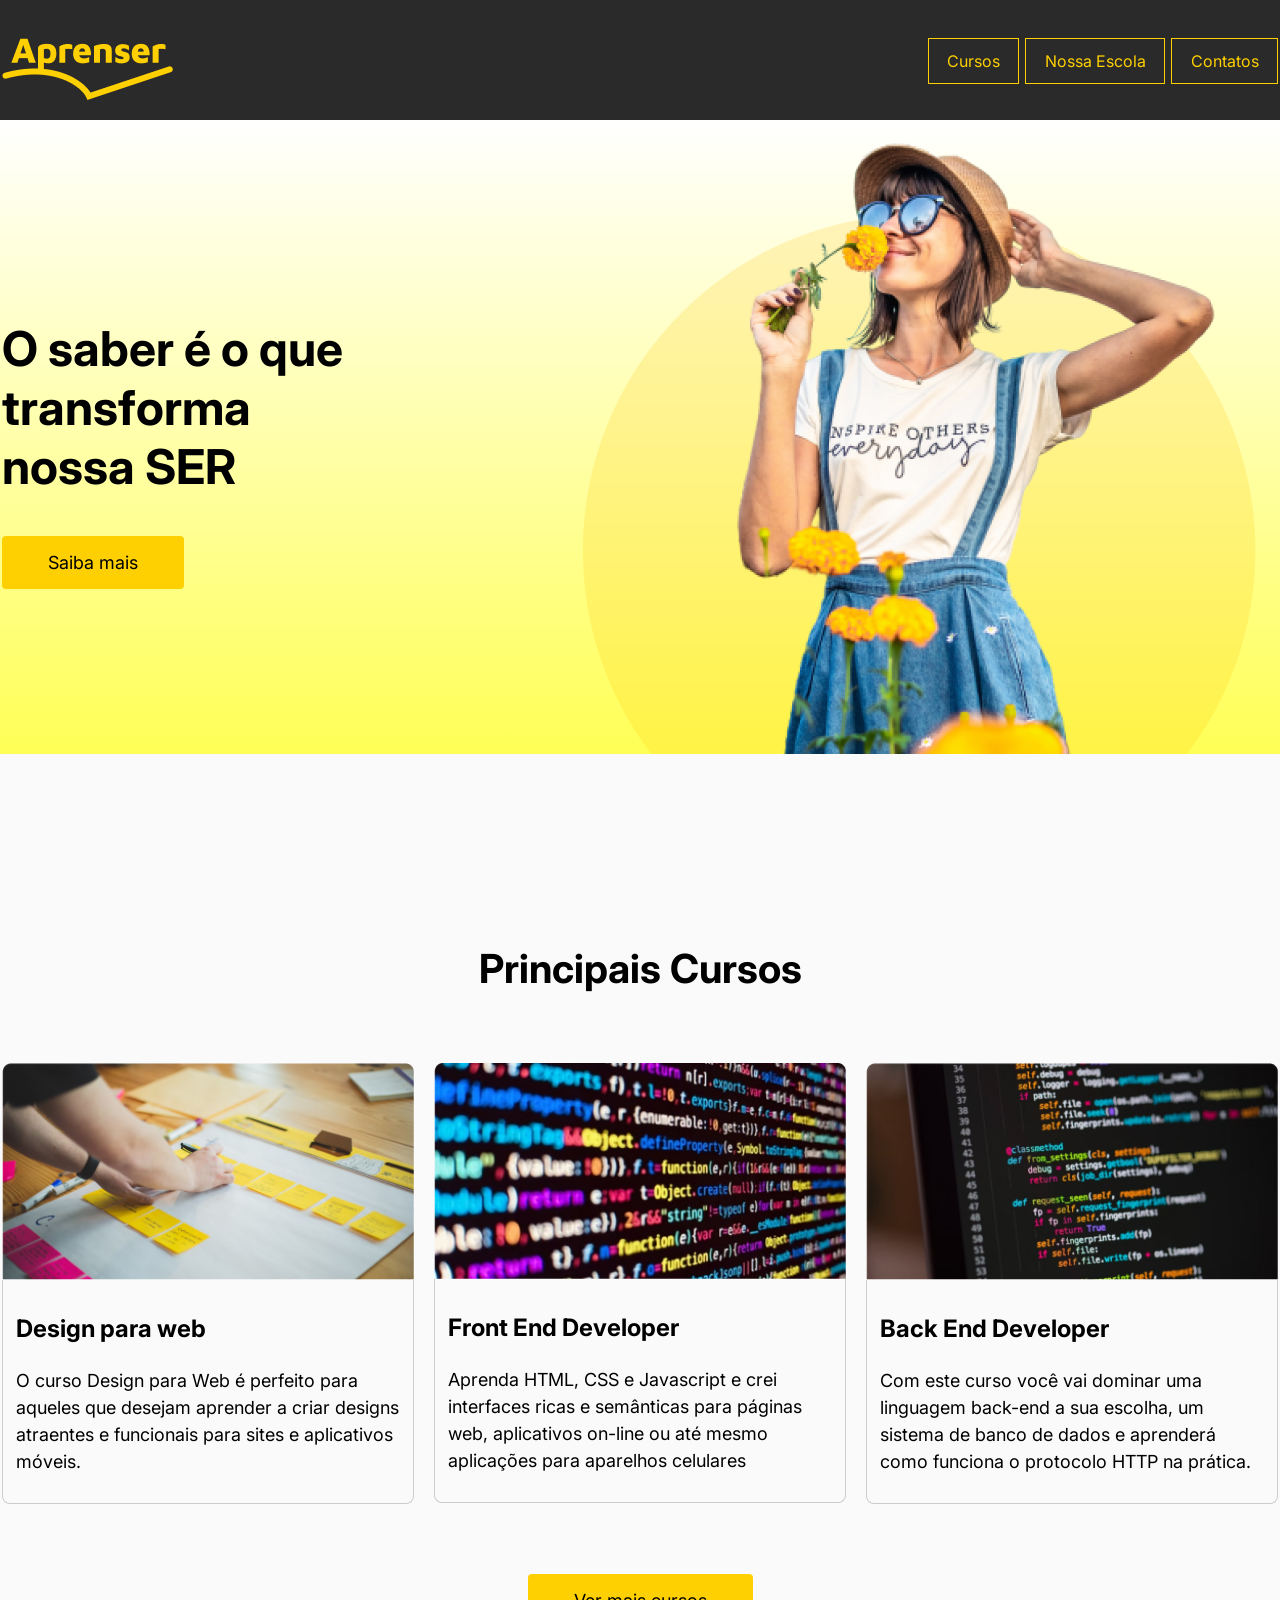
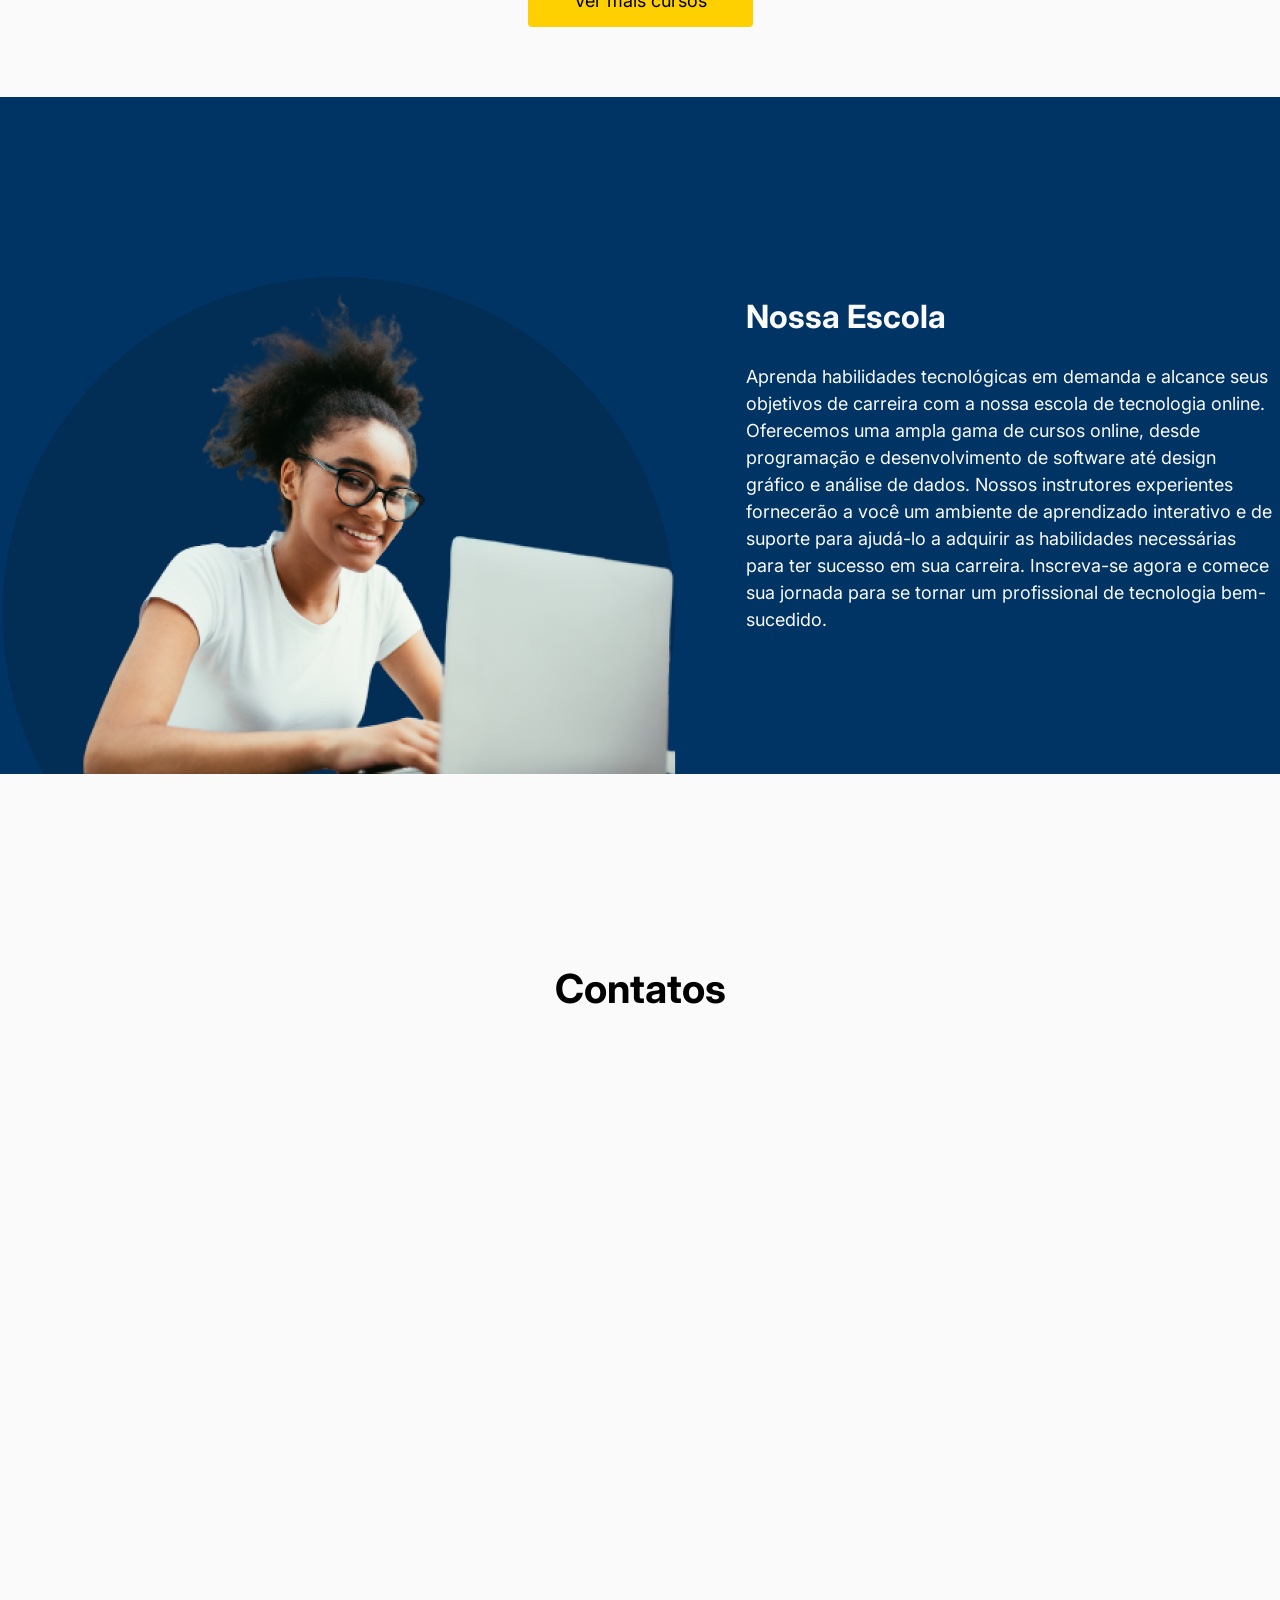
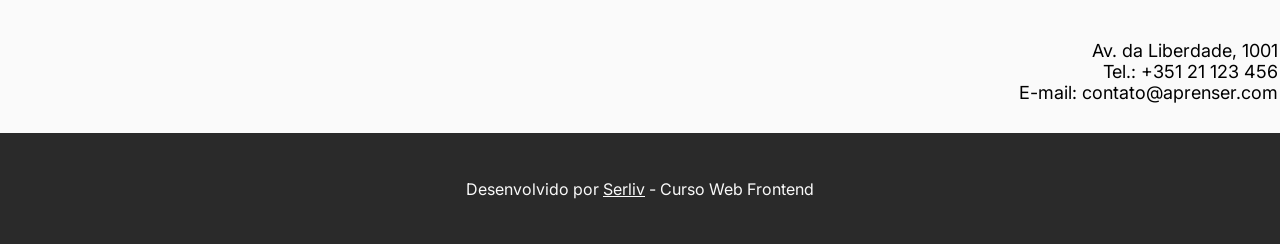
<file: ProjetoAprenser/index.html>
<!DOCTYPE html>
<html lang="pt-br">
<head>
    <meta charset="UTF-8">

    <link rel="preconnect" href="https://fonts.googleapis.com">
    <link rel="preconnect" href="https://fonts.gstatic.com" crossorigin>
    <link href="https://fonts.googleapis.com/css2?family=Inter:wght@400;600&display=swap" rel="stylesheet">
    <link rel="stylesheet" href="css/normalize.css">
    <link rel="stylesheet" href="css/style.css">

    <title>Projeto Aprenser</title>
</head>
<body>
    <div class="wrapperContainer wrapperContainer-dark wrapperContainer-fixed">
        <header class="header container">
            <img src="img/logoAprenser.png" alt="Logo Aprenser">
            <nav class="header_nav">
                <ul>
                    <li><a href="#cursos">Cursos</a></li>
                    <li><a href="#escola">Nossa Escola</a></li>
                    <li><a href="#contatos">Contatos</a></li>
                </ul>
            </nav>
        </header>
    </div>
    <div class="wrapperContainer wrapperContainer-hero">
        <section class="container heroBanner">
            <div class="header_content">
                <h1 class="hero_title">O saber é o que transforma nossa <span class="upper">ser</span></h1>
                <a href="#" class="btn">Saiba mais</a>
            </div>
            <img src="img/HeroImage.png" alt="Mulher segurando uma flor">
        </section>
    </div>
    <div id="cursos" class="wrapperContainer wrapperContainer-light wrapperContainer-padded">
        <section class="cursos container">
            <h2 class="section_title">Principais Cursos</h2>
            <div class="cursosContainer">
                <article class="curso_card">
                    <img src="img/curso-design.png" alt="Curso Design">
                    <div class="cursos_card_content">
                        <h3>Design para web</h3>
                        <p>O curso Design para Web é perfeito para aqueles que desejam aprender a criar designs atraentes e funcionais para sites e aplicativos móveis.</p>
                    </div>
                </article>
                <article class="curso_card">
                    <img src="img/curso-design-1.png" alt="Curso Front End">
                    <div class="cursos_card_content">
                        <h3>Front End Developer</h3>
                        <p>Aprenda HTML, CSS e Javascript e crei interfaces ricas e semânticas para páginas web, aplicativos on-line ou até mesmo aplicações para aparelhos celulares</p>
                    </div>
                </article>
                <article class="curso_card">
                    <img src="img/curso-design-2.png" alt="Curso Back End">
                    <div class="cursos_card_content">
                        <h3>Back End Developer</h3>
                        <p>Com este curso você vai dominar uma linguagem back-end a sua escolha, um sistema de banco de dados e aprenderá como funciona o protocolo HTTP na prática.</p>
                    </div>
                </article>
            </div>
            <a href="#" class="btn section_btn">Ver mais cursos</a>
        </section>
    </div>
    <div id="escola" class="wrapperContainer wrapperContainer-dark2 wrapperContainer-padded">
        <section class="container escola">
            <img src="img/nossa-escola.png" alt="Mulher jovem feliz com um notebook">
            <div class="escola_content">
                <h2>Nossa Escola</h2>
                <p>Aprenda habilidades tecnológicas em demanda e alcance seus objetivos de carreira com a nossa escola de tecnologia online. Oferecemos uma ampla gama de cursos online, desde programação e desenvolvimento de software até design gráfico e análise de dados. Nossos instrutores experientes fornecerão a você um ambiente de aprendizado interativo e de suporte para ajudá-lo a adquirir as habilidades necessárias para ter sucesso em sua carreira. Inscreva-se agora e comece sua jornada para se tornar um profissional de tecnologia bem-sucedido.</p>
            </div>
        </section>
    </div>
    <div id="contatos" class="wrapperContainer wrapperContainer-light wrapperContainer-padded">
        <section class="container">
            <h2 class="section_title">Contatos</h2>            
            <iframe src="https://www.google.com/maps/embed?pb=!1m18!1m12!1m3!1d29586.070489735368!2d-42.99039559999999!3d-22.039693099999997!2m3!1f0!2f0!3f0!3m2!1i1024!2i768!4f13.1!3m3!1m2!1s0x9868bf2352e5b1%3A0xdea530f7ec653f32!2sAnta%2C%20Sapucaia%20-%20RJ%2C%2025880-000!5e0!3m2!1spt-BR!2sbr!4v1701957813817!5m2!1spt-BR!2sbr" width="100%" height="525" style="border:0;" allowfullscreen="" loading="lazy" referrerpolicy="no-referrer-when-downgrade"></iframe>
            <address class="contatos_address">Av. da Liberdade, 1001<br>
                Tel.: +351 21 123 456<br>
                E-mail: contato@aprenser.com</address>
        </section>
    </div>
    <div class="wrapperContainer wrapperContainer-dark">
        <footer class="footer">Desenvolvido por <a href="https://serliv.com">Serliv</a> - Curso Web Frontend</footer>
    </div>
</body>
</html>
</file>
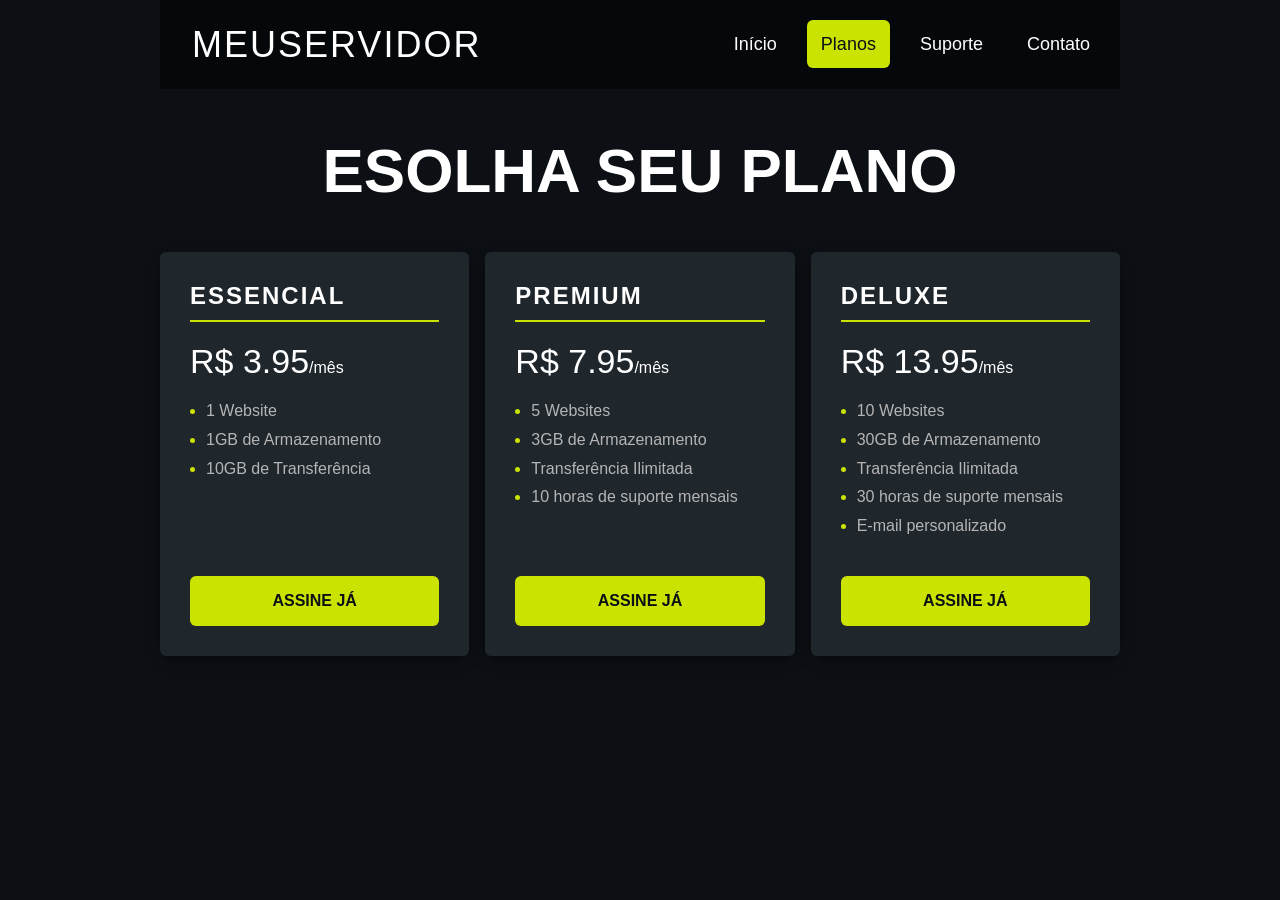
<file: projetoEscolhaSeuPlano/index.html>
<!DOCTYPE html>
<html lang="pt-br">
<head>
    <meta charset="UTF-8">
    <link rel="stylesheet" href="style.css">
    <title>Projeto Escolha seu Plano</title>
</head>
<body>
    <header class="header">
        <div class="header__logo">MeuServidor</div>
        <nav class="header__nav">
            <ul>
                <li><a href="#">Início</a></li>
                <li><a href="#" class="header__nav--ativo">Planos</a></li>
                <li><a href="#">Suporte</a></li>
                <li><a href="#">Contato</a></li>
            </ul>
        </nav>
    </header>

    <h1 class="titulo-principal">Esolha seu plano</h1>

    <section class="precos">
        <div class="precos-planos">
            <h2 class="precos-planos__titulo">Essencial</h2>
            <p><span class="precos-planos__valor">R$ 3.95</span>/mês</p>
            <ul class="precos-planos__beneficios">
                <li>1 Website</li>
                <li>1GB de Armazenamento</li>
                <li>10GB de Transferência</li>
            </ul>
            <a href="#" class="precos-planos__botao">Assine Já</a>
        </div>
        <div class="precos-planos">
            <h2 class="precos-planos__titulo">Premium</h2>
            <p><span class="precos-planos__valor">R$ 7.95</span>/mês</p>
            <ul class="precos-planos__beneficios">
                <li>5 Websites</li>
                <li>3GB de Armazenamento</li>
                <li>Transferência Ilimitada</li>
                <li>10 horas de suporte mensais</li>
            </ul>
            <a href="#" class="precos-planos__botao">Assine Já</a>
        </div>
        <div class="precos-planos">
            <h2 class="precos-planos__titulo">Deluxe</h2>
            <p><span class="precos-planos__valor">R$ 13.95</span>/mês</p>
            <ul class="precos-planos__beneficios">
                <li>10 Websites</li>
                <li>30GB de Armazenamento</li>
                <li>Transferência Ilimitada</li>
                <li>30 horas de suporte mensais</li>
                <li>E-mail personalizado</li>
            </ul>
            <a href="#" class="precos-planos__botao">Assine Já</a>
        </div>
    </section>
</body>
</html>
</file>
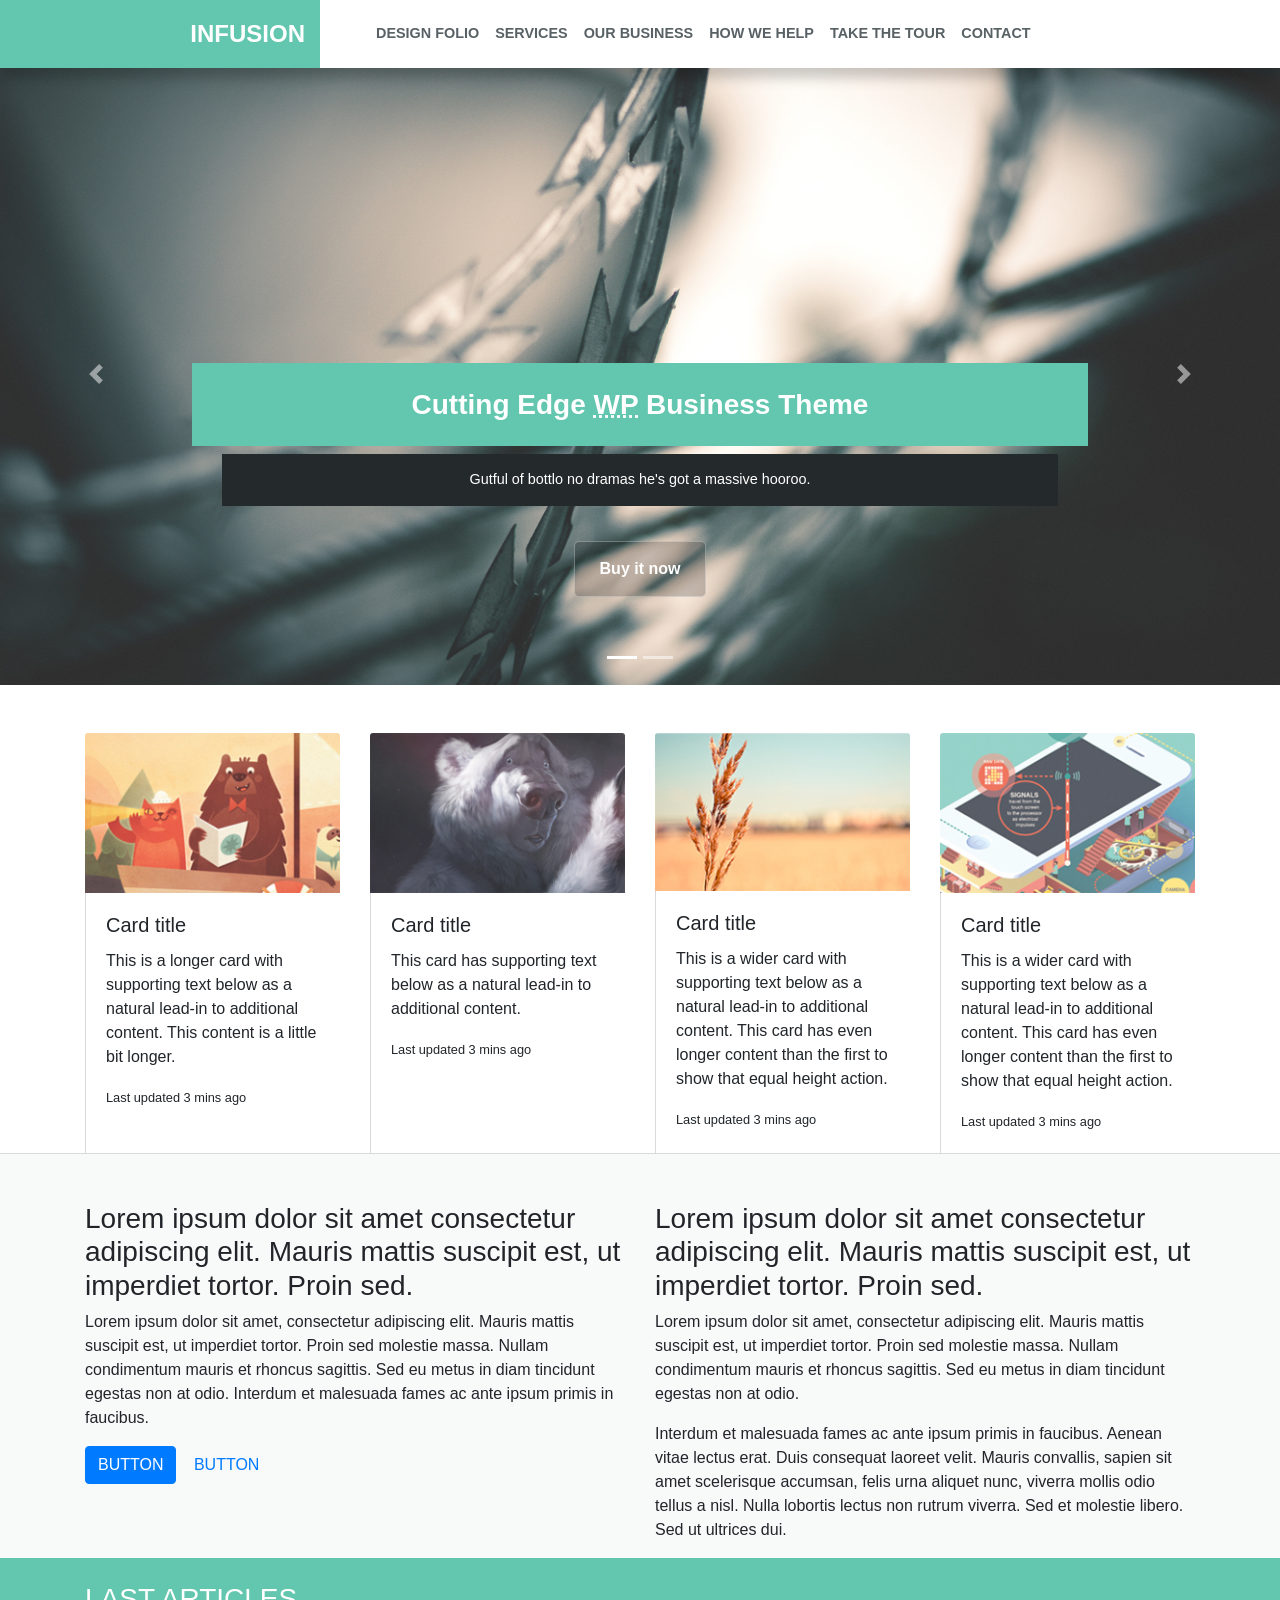
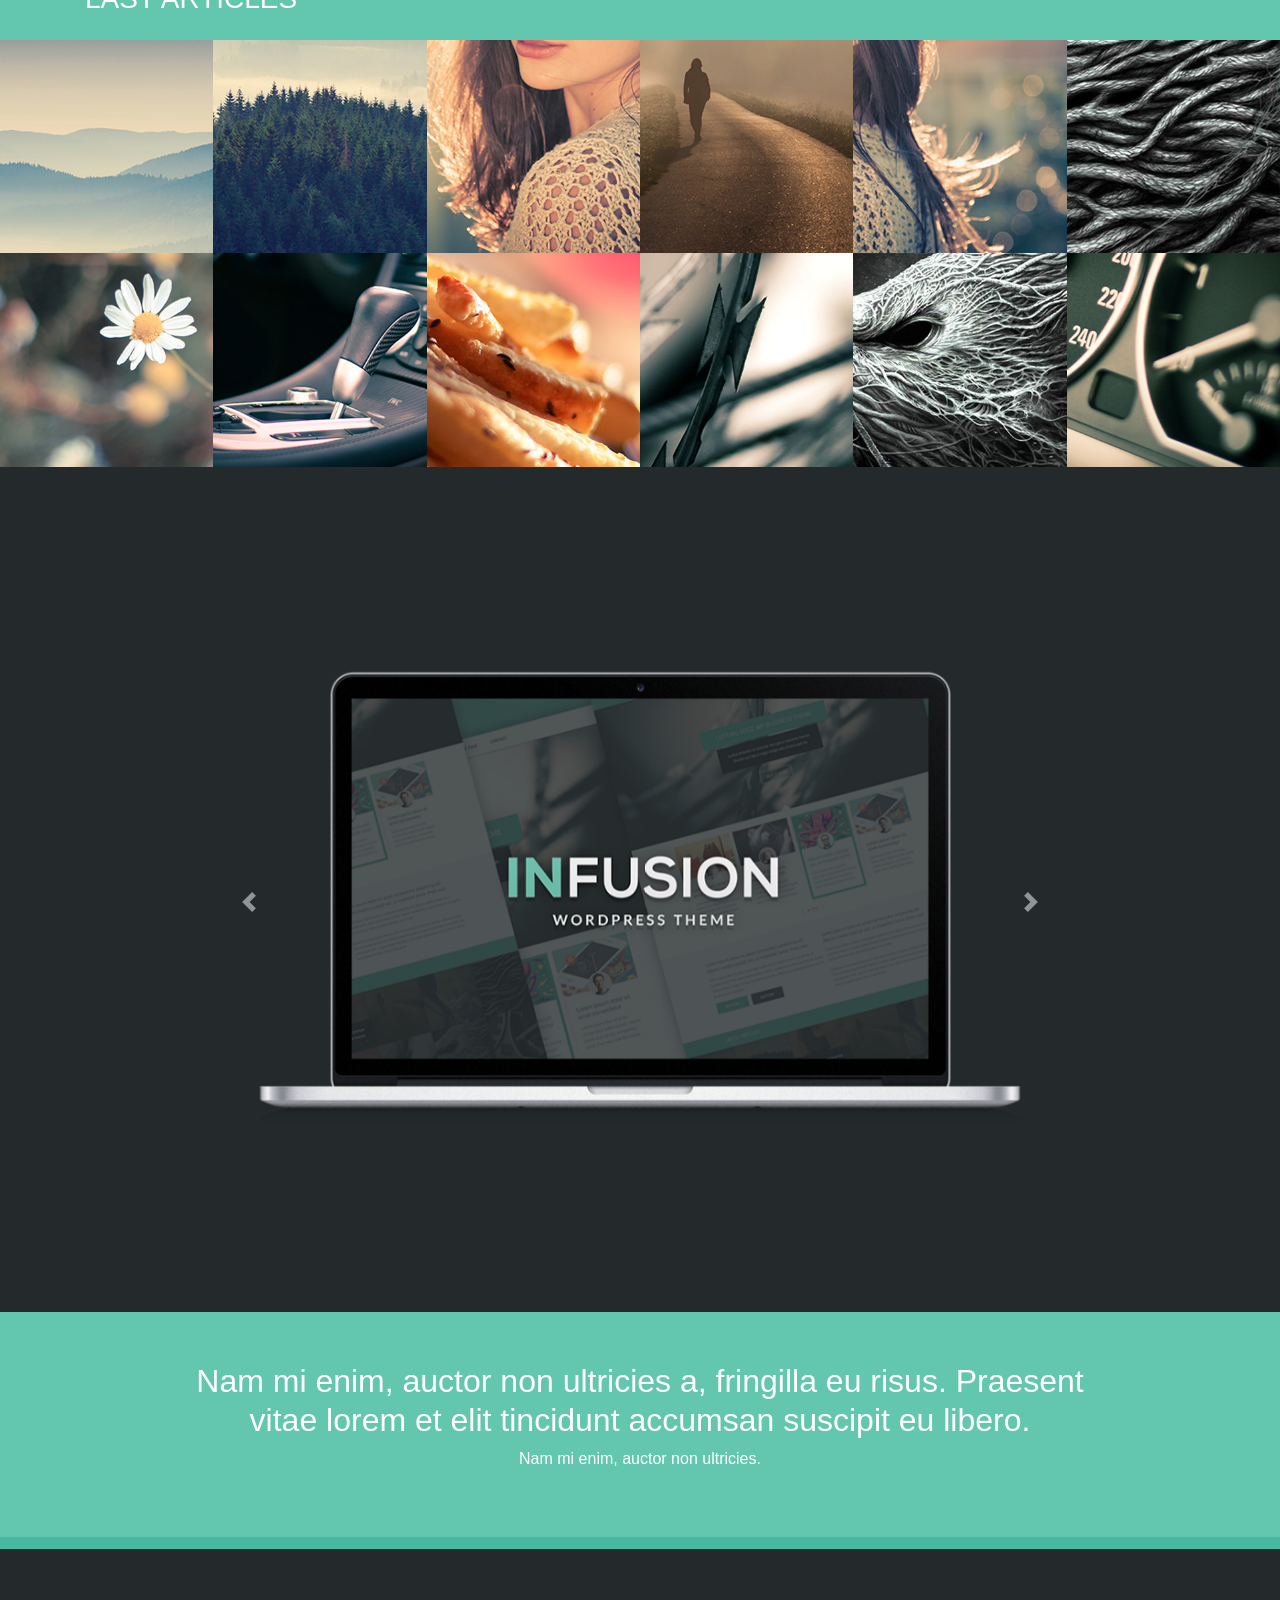
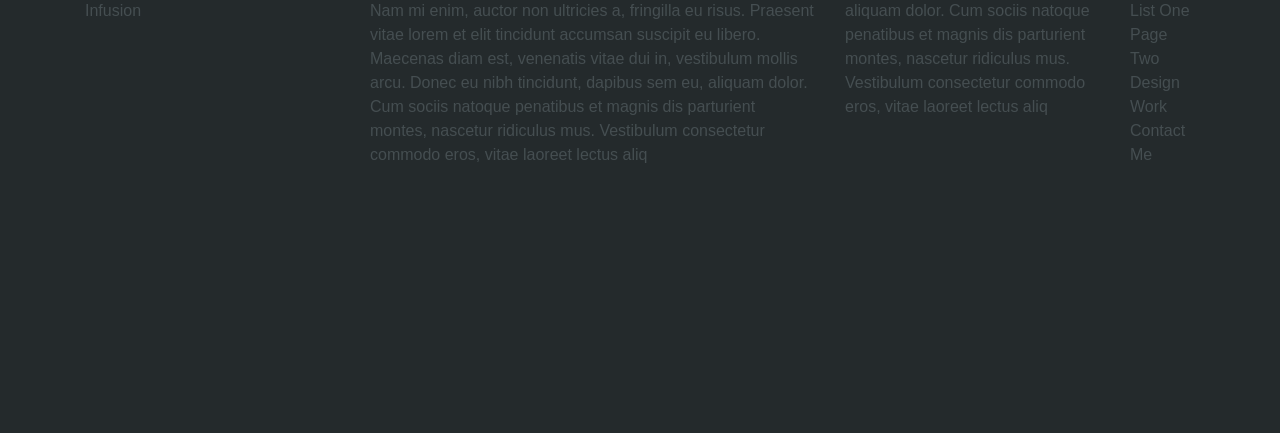
<file: projetoInfusion/index.html>
<!DOCTYPE html>
<html lang="pt-br">
<head>
	<title>Web Fundamentos</title>
	<meta charset="UTF-8">
	<link rel="stylesheet" href="https://stackpath.bootstrapcdn.com/bootstrap/4.1.3/css/bootstrap.min.css" integrity="sha384-MCw98/SFnGE8fJT3GXwEOngsV7Zt27NXFoaoApmYm81iuXoPkFOJwJ8ERdknLPMO" crossorigin="anonymous">
	<link rel="stylesheet" href="css/styles.css">
</head>

<body>
	<nav class="navbar navbar-expand-lg fixed-top">
		<a class="navbar-brand col-3" href="#">Infusion</a>
		<button class="navbar-toggler" type="button" data-toggle="collapse" data-target="#navbarNav" aria-controls="navbarNav" aria-expanded="false" aria-label="Toggle navigation">
			<span class="navbar-toggler-icon">
				<span class="sr-only">Abrir ou fechar menu</span> &#9776;
			</span>
		</button>
		<div class="collapse navbar-collapse" id="navbarNav">
			<ul class="navbar-nav">
				<li class="nav-item active">
					<a class="nav-link" href="#">design folio <span class="sr-only">(página atual)</span></a>
				</li>
				<li class="nav-item">
					<a class="nav-link" href="#">services</a>
				</li>
				<li class="nav-item">
					<a class="nav-link" href="#">our business</a>
				</li>
				<li class="nav-item">
					<a class="nav-link" href="#" tabindex="-1" aria-disabled="true">how we help</a>
				</li>
				<li class="nav-item">
					<a class="nav-link" href="#" tabindex="-1" aria-disabled="true">take the tour</a>
				</li>
				<li class="nav-item">
					<a class="nav-link" href="#" tabindex="-1" aria-disabled="true">contact</a>
				</li>
			</ul>
		</div>
	</nav>

	<div class="jumbotron jumbotron-fluid d-md-none">
		<div class="container">
			<h1 class="display-4">Cutting Edge <abbr title="WordPress">WP</abbr> Business Theme</h1>
			<p class="lead">Gutful of bottlo no dramas he's got a massive hooroo.</p>
			<a href="#" class="btn btn-primary btn-lg">Buy it now</a>

			<h1 class="display-4">Very photo, such waves, WOW.</h1>
			<p class="lead">A very artsy photo with waves crashing over rocks. So /emosh.</p>
			<a href="#" class="btn btn-primary btn-lg">Beer me!</a>
		</div>
	</div>

	<!-- carousel -->
	<div id="carouselHome" class="carousel slide d-none d-md-block" data-ride="carousel">
		<ol class="carousel-indicators">
			<li data-target="#carouselHome" data-slide-to="0" class="active"></li>
			<li data-target="#carouselHome" data-slide-to="1"></li>
		</ol>
		<div class="carousel-inner">
			<div class="carousel-item active">
				<img src="img/01.jpg" class="d-block w-100" alt="...">
				<div class="carousel-caption d-none d-md-block">
					<p class="h5">Cutting Edge <abbr title="WordPress">WP</abbr> Business Theme</p>
					<p class="carousel-text">Gutful of bottlo no dramas he's got a massive hooroo.</p>
					<a href="#" class="btn mb-5">Buy it now</a>
				</div>
			</div>
			<div class="carousel-item">
				<img src="img/02.jpg" class="d-block w-100" alt="...">
				<div class="carousel-caption d-none d-md-block">
					<p class="h5">Very photo, such waves, WOW.</p>
					<p class="carousel-text">A very artsy photo with waves crashing over rocks. So /emosh.</p>
					<a href="#" class="btn mb-5">Beer me!</a>
				</div>
			</div>
		</div>
		<a class="carousel-control-prev" href="#carouselHome" role="button" data-slide="prev">
			<span class="carousel-control-prev-icon" aria-hidden="true"></span>
			<span class="sr-only">Previous</span>
		</a>
		<a class="carousel-control-next" href="#carouselHome" role="button" data-slide="next">
			<span class="carousel-control-next-icon" aria-hidden="true"></span>
			<span class="sr-only">Next</span>
		</a>
	</div>

	<!-- Cards -->
	<section class="section-cards mt-5">
		<div class="container">
			<div class="row">
				<div class="card col-sm-6 col-md-3">
					<img src="img/c01.jpg" alt="" class="card-img-top">
					<div class="card-body">
						<h2 class="card-title h5">Card title</h2>
						<p class="card-text">This is a longer card with supporting text below as a natural lead-in to additional content. This content is a little bit longer.</p>
						<p class="card-text"><small>Last updated 3 mins ago</small></p>
					</div>
				</div>
				<div class="card col-sm-6 col-md-3">
					<img src="img/c02.jpg" alt="" class="card-img-top">
					<div class="card-body">
						<h2 class="card-title h5">Card title</h2>
						<p class="card-text">This card has supporting text below as a natural lead-in to additional content.</p>
						<p class="card-text"><small>Last updated 3 mins ago</small></p>
					</div>
				</div>
				<div class="card col-sm-6 col-md-3">
					<img src="img/c03.jpg" alt="" class="card-img-top">
					<div class="card-body">
						<h2 class="card-title h5">Card title</h2>
						<p class="card-text">This is a wider card with supporting text below as a natural lead-in to additional content. This card has even longer content than the first to show that equal height action.</p>
						<p class="card-text"><small>Last updated 3 mins ago</small></p>
					</div>
				</div>
				<div class="card col-sm-6 col-md-3">
					<img src="img/c04.jpg" alt="" class="card-img-top">
					<div class="card-body">
						<h2 class="card-title h5">Card title</h2>
						<p class="card-text">This is a wider card with supporting text below as a natural lead-in to additional content. This card has even longer content than the first to show that equal height action.</p>
						<p class="card-text"><small>Last updated 3 mins ago</small></p>
					</div>
				</div>
			</div>
		</div>
	</section>

	<!-- content -->
	<section class="section-content pt-5">
		<div class="container">
			<div class="row">
				<article class="col-md-6">
					<h2 class="h3">Lorem ipsum dolor sit amet consectetur adipiscing elit. Mauris mattis suscipit est, ut imperdiet tortor. Proin sed.</h2>
					<p>Lorem ipsum dolor sit amet, consectetur adipiscing elit. Mauris mattis suscipit est, ut imperdiet tortor. Proin sed molestie massa. Nullam condimentum mauris et rhoncus sagittis. Sed eu metus in diam tincidunt egestas non at odio. Interdum et malesuada fames ac ante ipsum primis in faucibus.</p>            
					<a href="#" class="btn btn-primary">BUTTON</a>
					<a href="#" class="btn btn-link">BUTTON</a> 
				</article>
				<article class="col-md-6">
					<h2 class="h3">Lorem ipsum dolor sit amet consectetur adipiscing elit. Mauris mattis suscipit est, ut imperdiet tortor. Proin sed.</h2>
					<p>Lorem ipsum dolor sit amet, consectetur adipiscing elit. Mauris mattis suscipit est, ut imperdiet tortor. Proin sed molestie massa. Nullam condimentum mauris et rhoncus sagittis. Sed eu metus in diam tincidunt egestas non at odio.</p>
        			<p>Interdum et malesuada fames ac ante ipsum primis in faucibus. Aenean vitae lectus erat. Duis consequat laoreet velit. Mauris convallis, sapien sit amet scelerisque accumsan, felis urna aliquet nunc, viverra mollis odio tellus a nisl. Nulla lobortis lectus non rutrum viverra. Sed et molestie libero. Sed ut ultrices dui.</p>
				</article>
			</div>
		</div>
	</section>
	<section class="section-articles">
		<div class="articles-container">
			<h2 class="container h3">Last Articles</h2>
		</div>
		<div class="articles-thumbs">
			<a href="#"><img src="img/articles/01.jpg" alt=""></a>
			<a href="#"><img src="img/articles/02.jpg" alt=""></a>
			<a href="#"><img src="img/articles/03.jpg" alt=""></a>
			<a href="#"><img src="img/articles/04.jpg" alt=""></a>
			<a href="#"><img src="img/articles/05.jpg" alt=""></a>
			<a href="#"><img src="img/articles/06.jpg" alt=""></a>
			<a href="#"><img src="img/articles/07.jpg" alt=""></a>
			<a href="#"><img src="img/articles/08.jpg" alt=""></a>
			<a href="#"><img src="img/articles/09.jpg" alt=""></a>
			<a href="#"><img src="img/articles/10.jpg" alt=""></a>
			<a href="#"><img src="img/articles/11.jpg" alt=""></a>
			<a href="#"><img src="img/articles/12.jpg" alt=""></a>
		</div>
	</section>
	<section class="section-notebooks">
		<div class="container">
			<div class="row">
				<div class="col-md-10 offset-1">
					<div id="carouselNote" class="carousel slide carousel-fade" data-ride="carousel">
						<div class="carousel-inner">
							<div class="carousel-item active">
								<img src="img/slider/slide-01.png" class="d-block w-100" alt="">
							</div>
							<div class="carousel-item">
								<img src="img/slider/slide-02.png" class="d-block w-100" alt="">
							</div>
						</div>
							<a class="carousel-control-prev" href="#carouselNote" role="button" data-slide="prev">
								<span class="carousel-control-prev-icon" aria-hidden="true"></span>
								<span class="sr-only">Anterior</span>
							</a>
							<a class="carousel-control-next" href="#carouselNote" role="button" data-slide="next">
								<span class="carousel-control-next-icon" aria-hidden="true"></span>
								<span class="sr-only">Próximo</span>
							</a>
					</div>
				</div>
			</div>
		</div>
	</section>

	<!-- quote -->
	<section class="section-quote">
		<div class="container">
			<div class="row">
				<div class="col-10 offset-1">
					<figure>
						<h2>Nam mi enim, auctor non ultricies a, fringilla eu risus. Praesent vitae lorem et elit tincidunt accumsan suscipit eu libero. </h2>
						<figcaption>Nam mi enim, auctor non ultricies.</figcaption>
					</figure>
				</div>
			</div>
		</div>
	</section>

	<!-- footer -->
	<section class="footer">
		<div class="container">
			<div class="row">
				<div class="col-md-3">
					<p class="logo-text">Infusion</p>
				</div>
				<div class="col-md-5">
					<p>Nam mi enim, auctor non ultricies a, fringilla eu risus. Praesent vitae lorem et elit tincidunt accumsan suscipit eu libero. Maecenas diam est, venenatis vitae dui in, vestibulum mollis arcu. Donec eu nibh tincidunt, dapibus sem eu, aliquam dolor. Cum sociis natoque penatibus et magnis dis parturient montes, nascetur ridiculus mus. Vestibulum consectetur commodo eros, vitae laoreet lectus aliq</p>
				</div>
				<div class="col-md-3">
					<p>aliquam dolor. Cum sociis natoque penatibus et magnis dis parturient montes, nascetur ridiculus mus. Vestibulum consectetur commodo eros, vitae laoreet lectus aliq</p>
				</div>
				<div class="col-md-1">
					<ul class="footer-links">
						<li><a href="#">List One</a></li>
						<li><a href="#">Page Two</a></li>
						<li><a href="#">Design</a></li>
						<li><a href="#">Work</a></li>
						<li><a href="#">Contact Me</a></li>
					</ul>
				</div>
			</div>
		</div>
	</section>
	
	<script src="https://code.jquery.com/jquery-3.3.1.slim.min.js" integrity="sha384-q8i/X+965DzO0rT7abK41JStQIAqVgRVzpbzo5smXKp4YfRvH+8abtTE1Pi6jizo" crossorigin="anonymous"></script>
	<script src="https://cdnjs.cloudflare.com/ajax/libs/popper.js/1.14.3/umd/popper.min.js" integrity="sha384-ZMP7rVo3mIykV+2+9J3UJ46jBk0WLaUAdn689aCwoqbBJiSnjAK/l8WvCWPIPm49" crossorigin="anonymous"></script>
	<script src="https://stackpath.bootstrapcdn.com/bootstrap/4.1.3/js/bootstrap.min.js" integrity="sha384-ChfqqxuZUCnJSK3+MXmPNIyE6ZbWh2IMqE241rYiqJxyMiZ6OW/JmZQ5stwEULTy" crossorigin="anonymous"></script>
</body>

</html>
</file>
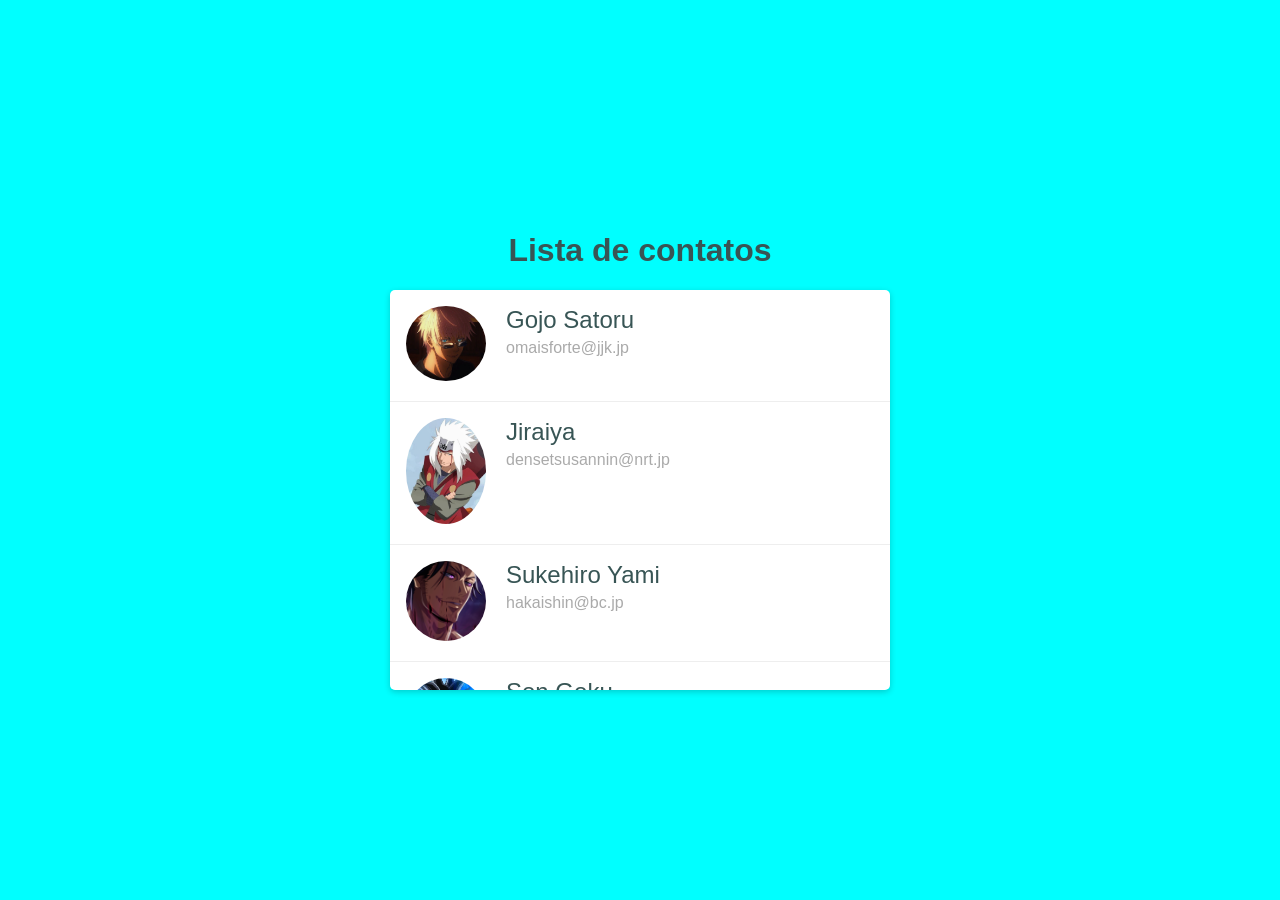
<file: projetoListaContatos/index.html>
<!DOCTYPE html>
<html lang="pt-br">
<head>
    <meta charset="UTF-8">
    <meta name="viewport" content="width=device-width, initial-scale=1.0">
    <link rel="stylesheet" href="estilo.css">
    <title>Document</title>
</head>
<body>
    <h1 class="main-title">Lista de contatos</h1>
    <div class="list-wrapper">
        <ul class="list">
            <li class="list-item">
                <div class="list-item__img">
                    <img src="img/gojo.jpg" alt="Gojo Satoru">
                </div>
                <div class="list-item__content">
                    <p class="list-item__name">Gojo Satoru</p>
                    <p class="list-item__email">omaisforte@jjk.jp</p>
                </div>
                <div class="list-item__actions">
                    <a href="#"><img src="img/delete.png" alt="Delete"></a>
                    <a href="#"><img src="img/edit.png" alt="Edit"></a>
                </div>
            </li>
            <li class="list-item">
                <div class="list-item__img">
                    <img src="img/jiraiya.jpg" alt="Jiraiya">
                </div>
                <div class="list-item__content">
                    <p class="list-item__name">Jiraiya</p>
                    <p class="list-item__email">densetsusannin@nrt.jp</p>
                </div>
                <div class="list-item__actions">
                    <a href="#"><img src="img/delete.png" alt="Delete"></a>
                    <a href="#"><img src="img/edit.png" alt="Edit"></a>
                </div>
            </li>
            <li class="list-item">
                <div class="list-item__img">
                    <img src="img/yami.png" alt="Sukehiro Yami">
                </div>
                <div class="list-item__content">
                    <p class="list-item__name">Sukehiro Yami</p>
                    <p class="list-item__email">hakaishin@bc.jp</p>
                </div>
                <div class="list-item__actions">
                    <a href="#"><img src="img/delete.png" alt="Delete"></a>
                    <a href="#"><img src="img/edit.png" alt="Edit"></a>
                </div>
            </li>
            <li class="list-item">
                <div class="list-item__img">
                    <img src="img/goku.png" alt="Son Goku">
                </div>
                <div class="list-item__content">
                    <p class="list-item__name">Son Goku</p>
                    <p class="list-item__email">omaisfortedouniverso@db.jp</p>
                </div>
                <div class="list-item__actions">
                    <a href="#"><img src="img/delete.png" alt="Delete"></a>
                    <a href="#"><img src="img/edit.png" alt="Edit"></a>
                </div>
            </li>
            <li class="list-item">
                <div class="list-item__img">
                    <img src="img/levi.jpg" alt="Levi Ackerman">
                </div>
                <div class="list-item__content">
                    <p class="list-item__name">Levi Ackerman</p>
                    <p class="list-item__email">omaisfortedahumanidade@aot.jp</p>
                </div>
                <div class="list-item__actions">
                    <a href="#"><img src="img/delete.png" alt="Delete"></a>
                    <a href="#"><img src="img/edit.png" alt="Edit"></a>
                </div>
            </li>
            <li class="list-item">
                <div class="list-item__img">
                    <img src="img/naruto.jpg" alt="Uzumaki Naruto">
                </div>
                <div class="list-item__content">
                    <p class="list-item__name">Uzumaki Naruto</p>
                    <p class="list-item__email">nanadaime@nrt.jp</p>
                </div>
                <div class="list-item__actions">
                    <a href="#"><img src="img/delete.png" alt="Delete"></a>
                    <a href="#"><img src="img/edit.png" alt="Edit"></a>
                </div>
            </li>
        </ul>
    </div>
</body>
</html>
</file>
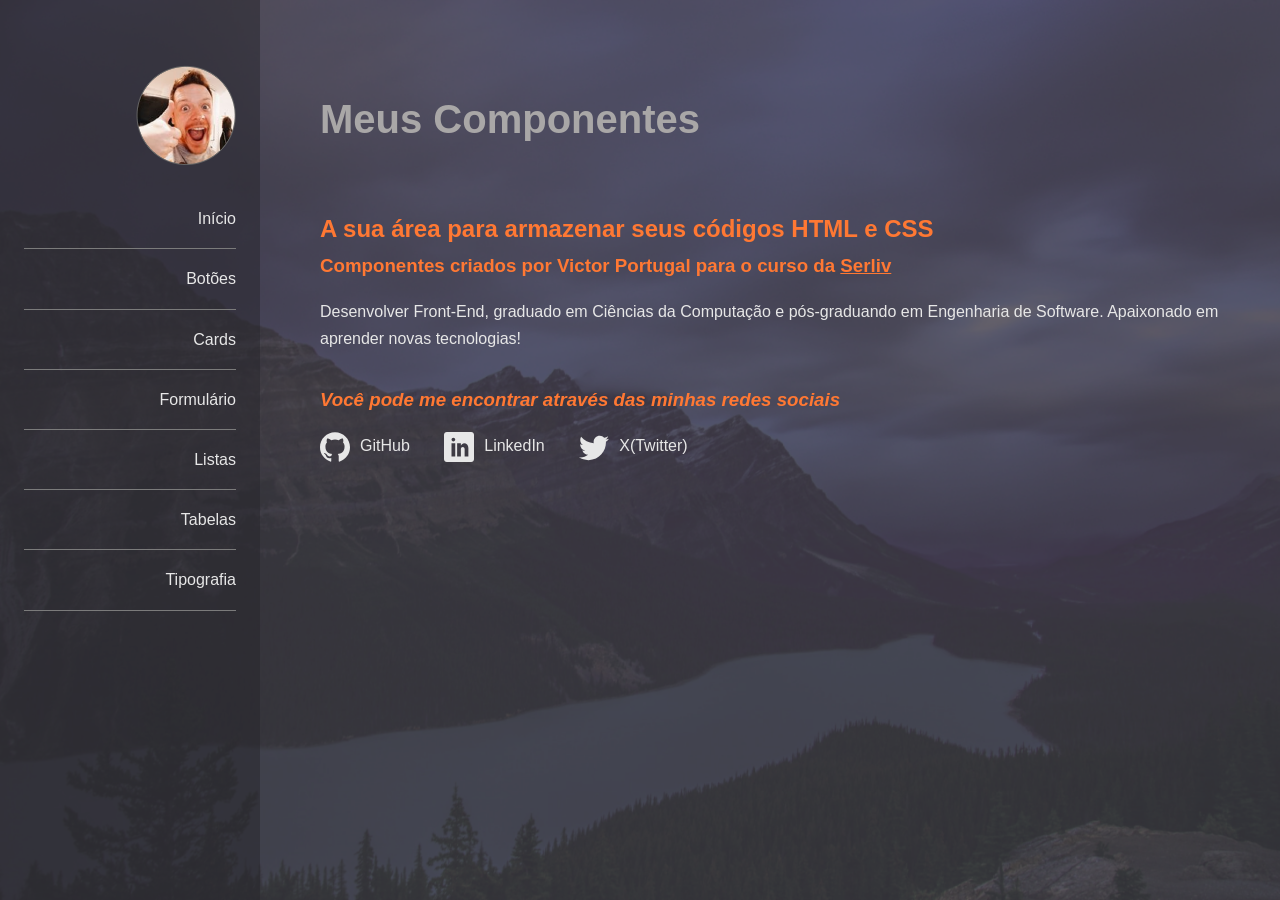
<file: ProjetoMyComponents/index.html>
<!DOCTYPE html>
<html lang="pt-br">
<head>
    <meta charset="UTF-8">
    <title>Projeto MyComponents</title>
    <link rel="stylesheet" href="css/normalize.css">
    <link rel="stylesheet" href="css/style.css">
    <link rel="stylesheet" href="css/icomoon.css">
</head>

<body>
    <header class="main-header">
        <nav class="main-nav">
            <a href=""><img src="img/perfil.png" alt="" class="img-perfil"></a>
            <ul>
                <li><a href="index.html">Início</a></li>
                <li><a href="botoes.html">Botões</a></li>
                <li><a href="cards.html">Cards</a></li>
                <li><a href="formulario.html">Formulário</a></li>
                <li><a href="listas.html">Listas</a></li>
                <li><a href="tabelas.html">Tabelas</a></li>
                <li><a href="tipografia.html">Tipografia</a></li>
            </ul>
        </nav>
    </header>
    <main class="main-content">
        <h1>Meus Componentes</h1>
        <article>
            <h2>A sua área para armazenar seus códigos HTML e CSS</h2>
            <h3>Componentes criados por Victor Portugal para o curso da <a href="https://serliv.com">Serliv</a></h3>
            <p>Desenvolver Front-End, graduado em Ciências da Computação e pós-graduando em Engenharia de Software. Apaixonado em aprender novas tecnologias!</p>
        </article>
        <address>
            <h3>Você pode me encontrar através das minhas redes sociais</h3>
            <p>
                <a href="https://github.com/victorportugal8" class="link-icone"><svg><use xlink:href="assets/svg/symbol-defs.svg#icon-github"></use></svg>GitHub</a>
                <a href="https://br.linkedin.com/in/victorportugal8" class="link-icone"><svg><use xlink:href="assets/svg/symbol-defs.svg#icon-linkedin"></use></svg>LinkedIn</a>
                <a href="https://twitter.com/victorportugal_" class="link-icone"><svg><use xlink:href="assets/svg/symbol-defs.svg#icon-twitter"></use></svg>X(Twitter)</a>
            </p>
        </address>
    </main>
</body>
</html>
</file>
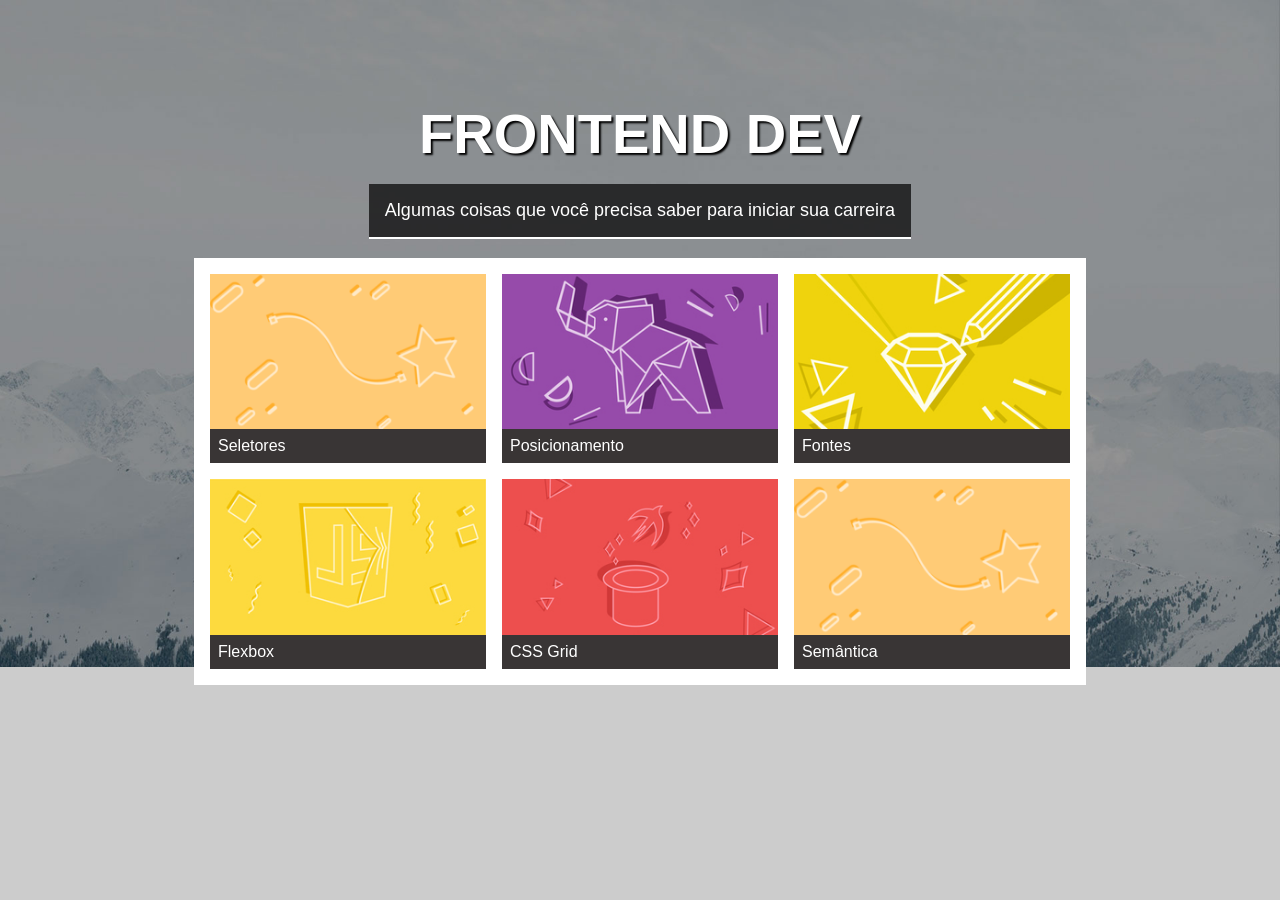
<file: projetoPaginaCards/index.html>
<!DOCTYPE html>
<html lang="pt-br">

<head>
    <meta charset="UTF-8">
    <link rel="stylesheet" href="styles/estilo.css">
    <title>Projeto Página com Cards</title>
</head>
<body>
    <header class="hero">
        <div class="hero-content">
            <h1>Frontend Dev</h1>
            <p>Algumas coisas que você precisa saber para iniciar sua carreira</p>
        </div>
    </header>
    <main>
        <section class="content-section">
            <article class="card">
                <img src="img/card_01.png" alt="Seletores">
                <p>Seletores</p>
            </article>
            <article class="card">
                <img src="img/card_02.jpg" alt="Posicionamento">
                <p>Posicionamento</p>
            </article>
            <article class="card">
                <img src="img/card_03.jpg" alt="Fontes">
                <p>Fontes</p>
            </article>
            <article class="card">
                <img src="img/card_04.jpg" alt="Flexbox">
                <p>Flexbox</p>
            </article>
            <article class="card">
                <img src="img/card_05.jpg" alt="CSS Grid">
                <p>CSS Grid</p>
            </article>
            <article class="card">
                <img src="img/card_01.png" alt="Semântica">
                <p>Semântica</p>
            </article>
        </section>
    </main>
</body>
</html>
</file>
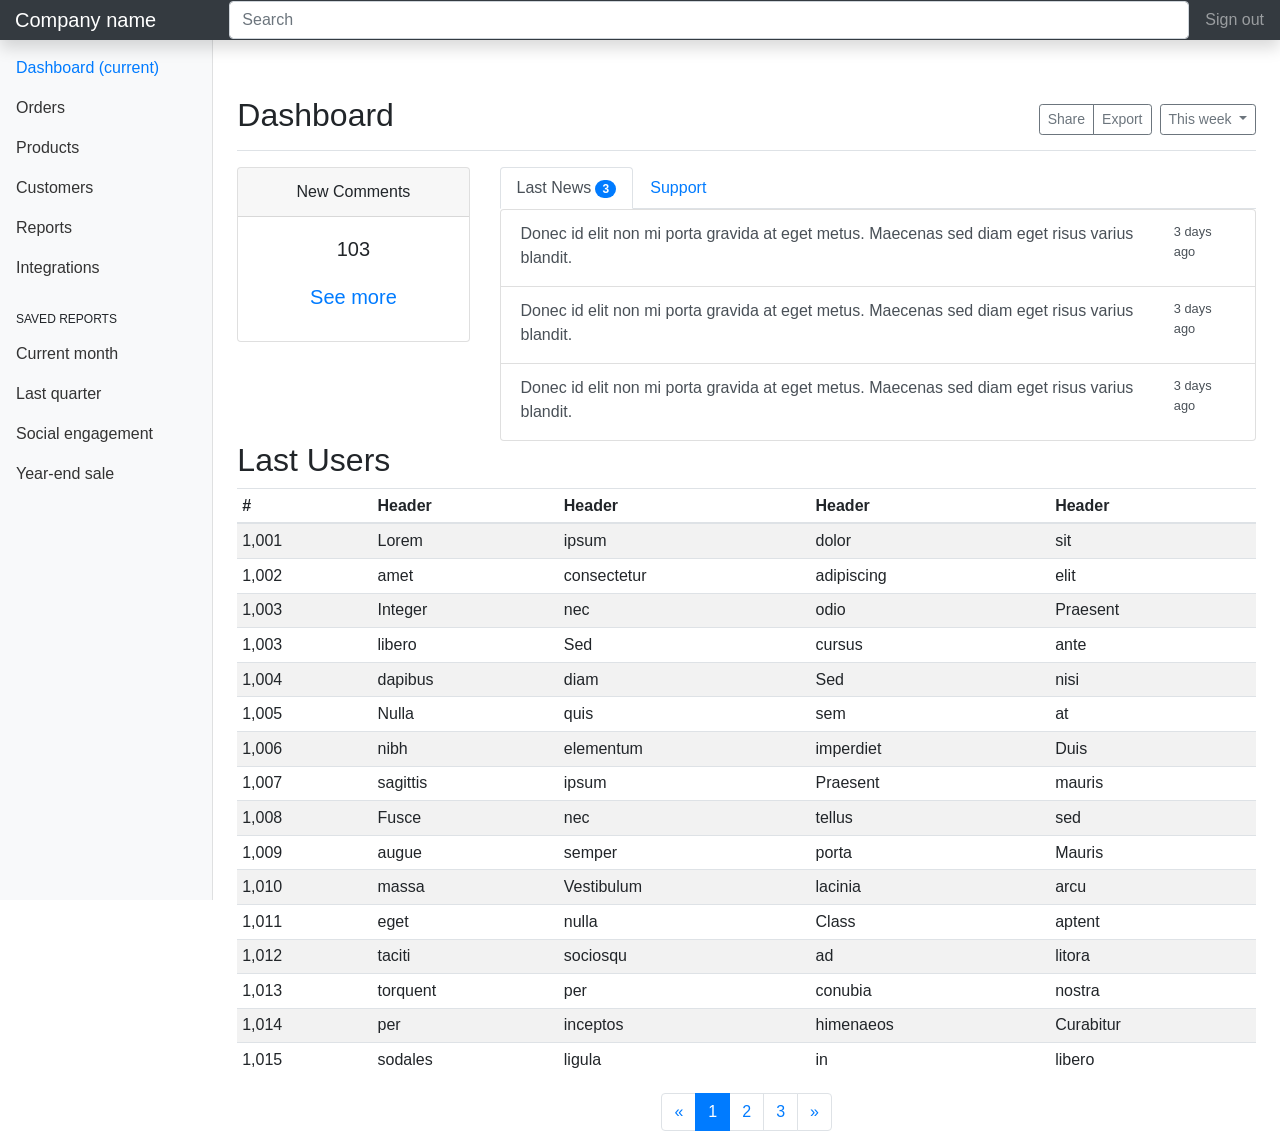
<file: projetoPainelDashboard/index.html>
<!DOCTYPE html>
<html lang="pt-br">
<head>
  <meta charset="utf-8">
  <meta name="viewport" content="width=device-width, initial-scale=1">
  <meta name="description" content="">
  <meta name="author" content="">


  <title>Dashboard Template for Bootstrap</title>

  <!-- Bootstrap core CSS -->
  <link href="css/bootstrap.min.css" rel="stylesheet">

  <!-- Custom styles for this template -->
  <link href="css/dashboard.css" rel="stylesheet">
</head>

<body>
    <header class="navbar navbar-dark bg-dark p-0 flex-nowrap fixed-top shadow">
        <a class="navbar-brand col-2" href="#">Company name</a>
        
        <input class="form-control form-control-dark" type="text" placeholder="Search" aria-label="Search">

        <div class="navbar-nav px-3">
          <a class="nav-item nav-link py-0 text-nowrap" href="#">Sign out</a>
        </div>
    </header>>


  <nav class="col-2 bg-light sidebar">
      <ul class="nav flex-column">
        <li class="nav-item">
          <a class="nav-link active" href="#">
            Dashboard <span class="">(current)</span>
          </a>
        </li>
        <li class="nav-item">
          <a class="nav-link" href="#">
            Orders
          </a>
        </li>
        <li class="nav-item">
          <a class="nav-link" href="#">
            Products
          </a>
        </li>
        <li class="nav-item">
          <a class="nav-link" href="#">
            Customers
          </a>
        </li>
        <li class="nav-item">
          <a class="nav-link" href="#">
            Reports
          </a>
        </li>
        <li class="nav-item">
          <a class="nav-link" href="#">
            Integrations
          </a>
        </li>
      </ul>

      <h6 class="sidebar-heading px-3 mt-4">
        <span>Saved reports</span>
      </h6>
      <ul class="nav flex-column">
        <li class="nav-item">
          <a class="nav-link" href="#">
            Current month
          </a>
        </li>
        <li class="nav-item">
          <a class="nav-link" href="#">
            Last quarter
          </a>
        </li>
        <li class="nav-item">
          <a class="nav-link" href="#">
            Social engagement
          </a>
        </li>
        <li class="nav-item">
          <a class="nav-link" href="#">
            Year-end sale
          </a>
        </li>
      </ul>
    </div>
  </nav>

  <main role="main" class="col-10 ml-auto px-4">

    <div class="d-flex justify-content-between align-items-center mt-4 border-bottom pb-2 mb-3">
      <h1 class="h2">Dashboard</h1>
      <div class="btn-toolbar" role="toolbar" aria-label="Toolbar with button groups">
        <div class="btn-group mr-2" role="group" aria-label="First group">
          <button type="button" class="btn btn-sm btn-outline-secondary">Share</button>
          <button type="button" class="btn btn-sm btn-outline-secondary">Export</button>
        </div>

        <div class="dropdown">
          <button class="btn btn-sm btn-outline-secondary dropdown-toggle" type="button" id="dropdownMenuButton" data-toggle="dropdown" aria-haspopup="true" aria-expanded="false">
            This week
          </button>
          <div class="dropdown-menu dropdown-menu-right" arial-labelledby="dropdownMenuButton">
            <a class="dropdown-item" href="#">Last two weeks</a>
            <a class="dropdown-item" href="#">Last month</a>
            <a class="dropdown-item" href="#">Last three months</a>
          </div>
        </div>
      </div>
    </div>

    <section class="row">
      <div class="col-3">
        <div class="card text-center" style="max-width: 18rem;">
          <div class="card-header">New Comments</div>
          <div class="card-body">
            <h5 class="card-title">103</h5>
            <a href="#" class="btn btn-link btn-lg">See more</a>
          </div>
        </div>
      </div>
      <div class="col-9 ml-auto">
        <ul class="nav nav-tabs" id="myTab" role="tablist">
          <li class="nav-item">
            <a class="nav-link active" id="lastNews-tab" data-toggle="tab" href="#lastNews" role="tab" aria-controls="lastNews" aria-selected="true">Last News<span class="badge badge-primary badge-pill ml-1">3</span></a>
          </li>
          <li class="nav-item">
            <a class="nav-link" id="support-tab" data-toggle="tab" href="#support" role="tab" aria-controls="support" aria-selected="false">Support</a>
          </li>
        </ul>
        <div class="tab-content" id="myTabContent">
          <div class="tab-pane fade show active" id="lastNews" role="tabpanel" aria-labelledby="lastNews-tab">
            <div class="d-flex justify-content-between">
              <div class="list-group w-100">
                <a href="#" class="list-group-item list-group-item-action w-100">
                  <div class="d-flex w-100 justify-content-between">
                    <p class="mb-1">Donec id elit non mi porta gravida at eget metus. Maecenas sed diam eget risus varius blandit.</p>
                    <small>3 days ago</small>
                  </div>
                </a>
                <a href="#" class="list-group-item list-group-item-action w-100">
                  <div class="d-flex w-100 justify-content-between">
                    <p class="mb-1">Donec id elit non mi porta gravida at eget metus. Maecenas sed diam eget risus varius blandit.</p>
                    <small>3 days ago</small>
                  </div>
                </a>
                <a href="#" class="list-group-item list-group-item-action w-100">
                  <div class="d-flex w-100 justify-content-between">
                    <p class="mb-1">Donec id elit non mi porta gravida at eget metus. Maecenas sed diam eget risus varius blandit.</p>
                    <small>3 days ago</small>
                  </div>
                </a>
              </div>
            </div>
          </div>
          <div class="tab-pane fade" id="support" role="tabpanel" aria-labelledby="support-tab">
            <div class="d-flex flex-column justify-content-between">
              <h4 class="mt-2">Get in Touch:</h4>
              <p>Lorem ipsum dolor sit amet consectetur adipisicing elit.</p>
              <hr>
              mail@server.com
              <br>
              2121-5652
            </div>
        </div>
      </div>
      </div>
    </section>

    <h2>Last Users</h2>
      <table class="table table-striped table-sm">
        <thead>
          <tr>
            <th>#</th>
            <th>Header</th>
            <th>Header</th>
            <th>Header</th>
            <th>Header</th>
          </tr>
        </thead>
        <tbody>
          <tr>
            <td>1,001</td>
            <td>Lorem</td>
            <td>ipsum</td>
            <td>dolor</td>
            <td>sit</td>
          </tr>
          <tr>
            <td>1,002</td>
            <td>amet</td>
            <td>consectetur</td>
            <td>adipiscing</td>
            <td>elit</td>
          </tr>
          <tr>
            <td>1,003</td>
            <td>Integer</td>
            <td>nec</td>
            <td>odio</td>
            <td>Praesent</td>
          </tr>
          <tr>
            <td>1,003</td>
            <td>libero</td>
            <td>Sed</td>
            <td>cursus</td>
            <td>ante</td>
          </tr>
          <tr>
            <td>1,004</td>
            <td>dapibus</td>
            <td>diam</td>
            <td>Sed</td>
            <td>nisi</td>
          </tr>
          <tr>
            <td>1,005</td>
            <td>Nulla</td>
            <td>quis</td>
            <td>sem</td>
            <td>at</td>
          </tr>
          <tr>
            <td>1,006</td>
            <td>nibh</td>
            <td>elementum</td>
            <td>imperdiet</td>
            <td>Duis</td>
          </tr>
          <tr>
            <td>1,007</td>
            <td>sagittis</td>
            <td>ipsum</td>
            <td>Praesent</td>
            <td>mauris</td>
          </tr>
          <tr>
            <td>1,008</td>
            <td>Fusce</td>
            <td>nec</td>
            <td>tellus</td>
            <td>sed</td>
          </tr>
          <tr>
            <td>1,009</td>
            <td>augue</td>
            <td>semper</td>
            <td>porta</td>
            <td>Mauris</td>
          </tr>
          <tr>
            <td>1,010</td>
            <td>massa</td>
            <td>Vestibulum</td>
            <td>lacinia</td>
            <td>arcu</td>
          </tr>
          <tr>
            <td>1,011</td>
            <td>eget</td>
            <td>nulla</td>
            <td>Class</td>
            <td>aptent</td>
          </tr>
          <tr>
            <td>1,012</td>
            <td>taciti</td>
            <td>sociosqu</td>
            <td>ad</td>
            <td>litora</td>
          </tr>
          <tr>
            <td>1,013</td>
            <td>torquent</td>
            <td>per</td>
            <td>conubia</td>
            <td>nostra</td>
          </tr>
          <tr>
            <td>1,014</td>
            <td>per</td>
            <td>inceptos</td>
            <td>himenaeos</td>
            <td>Curabitur</td>
          </tr>
          <tr>
            <td>1,015</td>
            <td>sodales</td>
            <td>ligula</td>
            <td>in</td>
            <td>libero</td>
          </tr>
        </tbody>
      </table>

      <div aria-label="Page navigation example">
        <ul class="pagination justify-content-center">
          <li class="page-item">
            <a class="page-link" href="#" aria-label="Previous">
              <span aria-hidden="true">&laquo;</span>
            </a>
          </li>
          <li class="page-item active"><a class="page-link" href="#">1</a></li>
          <li class="page-item"><a class="page-link" href="#">2</a></li>
          <li class="page-item"><a class="page-link" href="#">3</a></li>
          <li class="page-item">
            <a class="page-link" href="#" aria-label="Next">
              <span aria-hidden="true">&raquo;</span>
            </a>
          </li>
        </ul>
      </div>
  </main>


  <!-- Bootstrap core JavaScript
  ================================================== -->
  <!-- Placed at the end of the document so the pages load faster -->
  <script src="js/jquery-3.3.1.slim.min.js"></script>
  <script src="js/popper.min.js"></script>
  <script src="js/bootstrap.min.js"></script>   

</body>
</html>
</file>
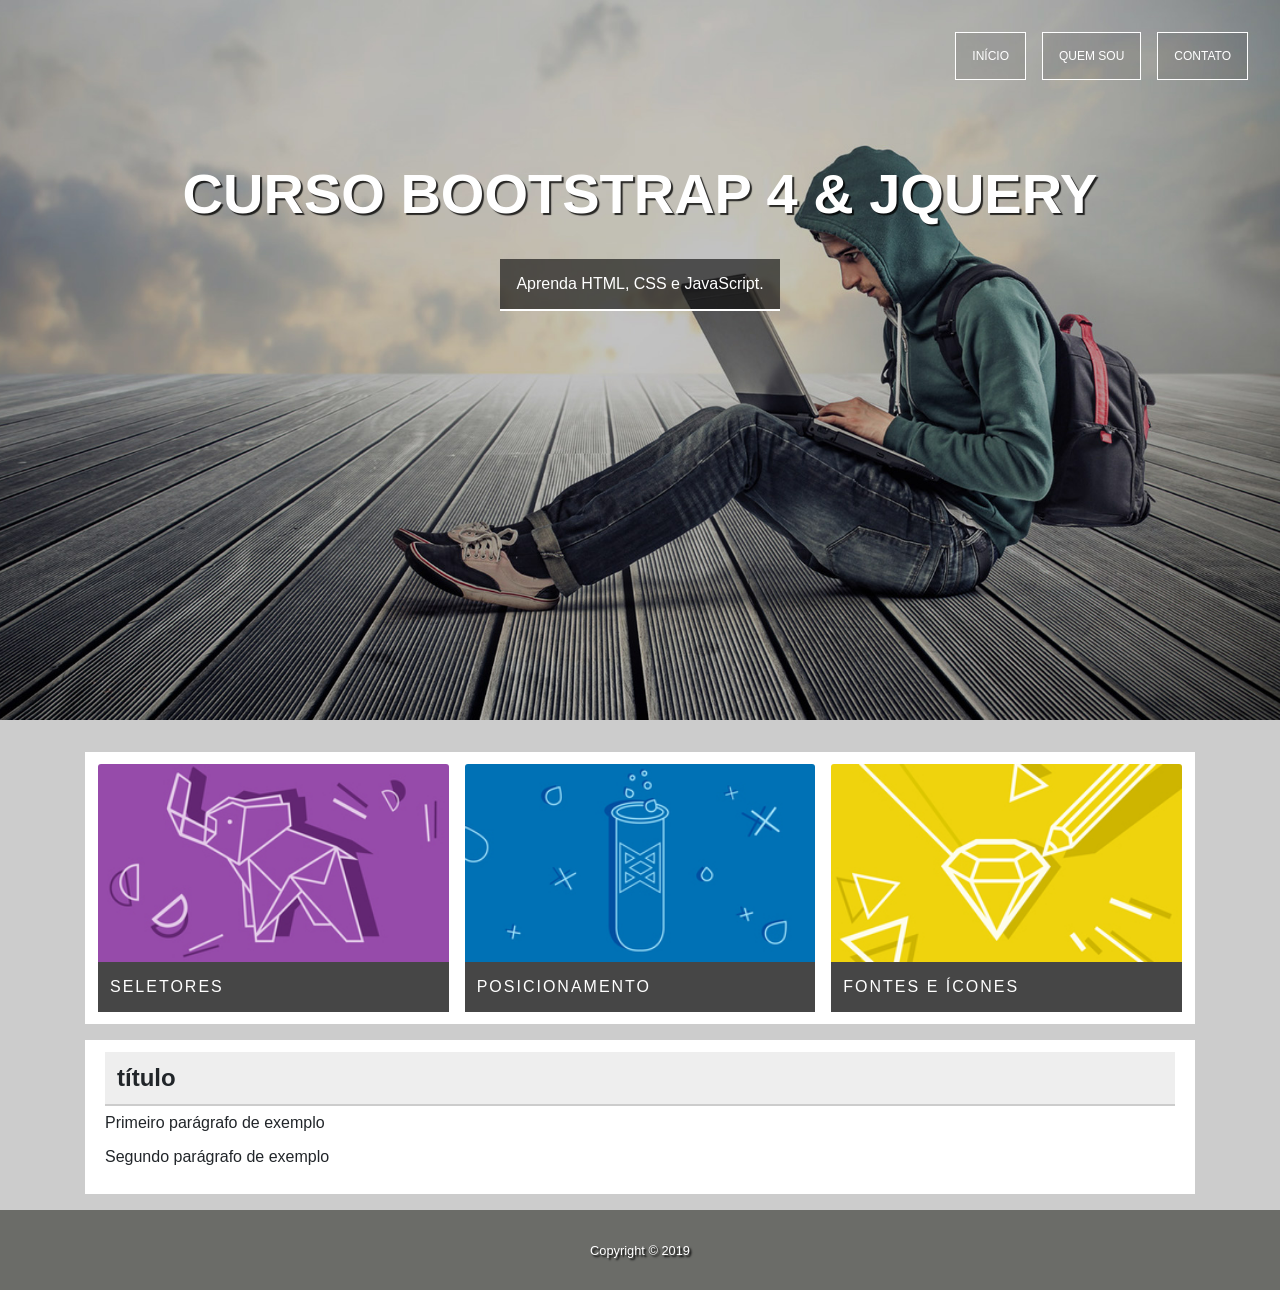
<file: projetoSimplesCSS/index.html>
<!DOCTYPE html>
<html>
<head>
	<title>Web Fundamentos</title>
	<meta charset="UTF-8">
	<link rel="stylesheet" href="https://stackpath.bootstrapcdn.com/bootstrap/4.1.3/css/bootstrap.min.css" integrity="sha384-MCw98/SFnGE8fJT3GXwEOngsV7Zt27NXFoaoApmYm81iuXoPkFOJwJ8ERdknLPMO" crossorigin="anonymous">
	<link rel="stylesheet" type="text/css" href="css/estilo_geral.css">

</head>
<body>
	<nav>
		<ul class="nav">
			<li class="nav-item">
			  <a class="nav-link" href="#">Início</a>
			</li>
			<li class="nav-item">
			  <a class="nav-link" href="#">Quem sou</a>
			</li>
			<li class="nav-item">
			  <a class="nav-link" href="#">Contato</a>
			</li>
		</ul>
	</nav>

	<div class="jumbotron jumbotron-fluid">
		<div class="container">
		  <h1>Curso Bootstrap 4 &amp; JQuery</h1>
		  <p>Aprenda HTML, CSS e JavaScript.</p>
		</div>
	</div>

	<div class="container">
		<section class="cards-container">
			<div class="row">
				<div class="col-12 col-sm-4">
					<div class="card">
						<img src="imgs/card_02.jpg" alt="" class="card-img-top">
						<div class="card-body">
							<p class="card-text">Seletores</p>
						</div>
					</div>
				</div>
				<div class="col-12 col-sm-4">
					<div class="card">
						<img src="imgs/card_06.jpg" alt="" class="card-img-top">
						<div class="card-body">
							<p class="card-text">Posicionamento</p>
						</div>
					</div>
				</div>
				<div class="col-12 col-sm-4">
					<div class="card">
						<img src="imgs/card_03.jpg" alt="" class="card-img-top">
						<div class="card-body">
							<p class="card-text">Fontes e ícones</p>
						</div>
					</div>
				</div>
			</div>
		</section>

		<section class="cards-container">
			<article>
				<h2>título</h2>
				<p>Primeiro parágrafo de exemplo</p>
				<p>Segundo parágrafo de exemplo</p>
			</article>
		</section>
	</div>

	<footer class="rodape d-flex justify-content-center align-items-center">
		<p>Copyright &copy; 2019</p>
	</footer>

	


	<script src="https://code.jquery.com/jquery-3.3.1.slim.min.js" integrity="sha384-q8i/X+965DzO0rT7abK41JStQIAqVgRVzpbzo5smXKp4YfRvH+8abtTE1Pi6jizo" crossorigin="anonymous"></script>
	<script src="https://cdnjs.cloudflare.com/ajax/libs/popper.js/1.14.3/umd/popper.min.js" integrity="sha384-ZMP7rVo3mIykV+2+9J3UJ46jBk0WLaUAdn689aCwoqbBJiSnjAK/l8WvCWPIPm49" crossorigin="anonymous"></script>
	<script src="https://stackpath.bootstrapcdn.com/bootstrap/4.1.3/js/bootstrap.min.js" integrity="sha384-ChfqqxuZUCnJSK3+MXmPNIyE6ZbWh2IMqE241rYiqJxyMiZ6OW/JmZQ5stwEULTy" crossorigin="anonymous"></script>
</body>
</html>
</file>
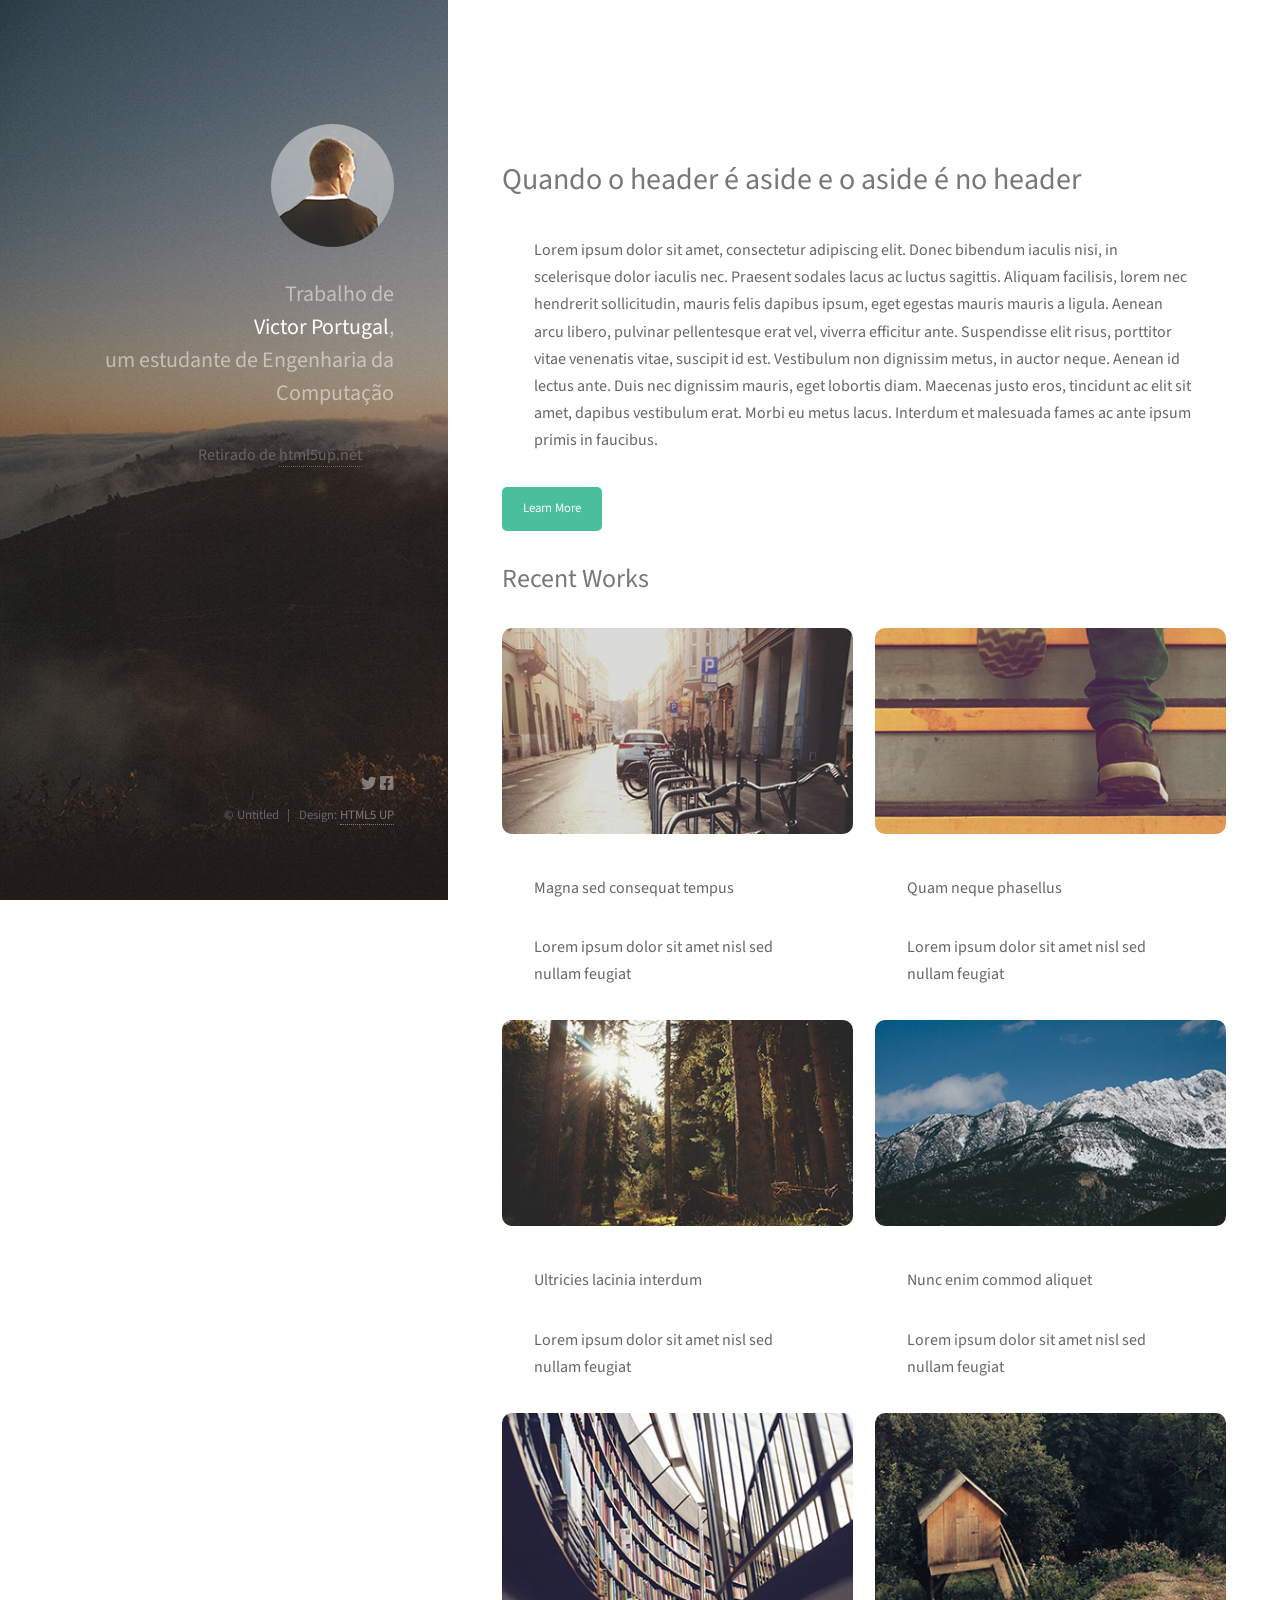
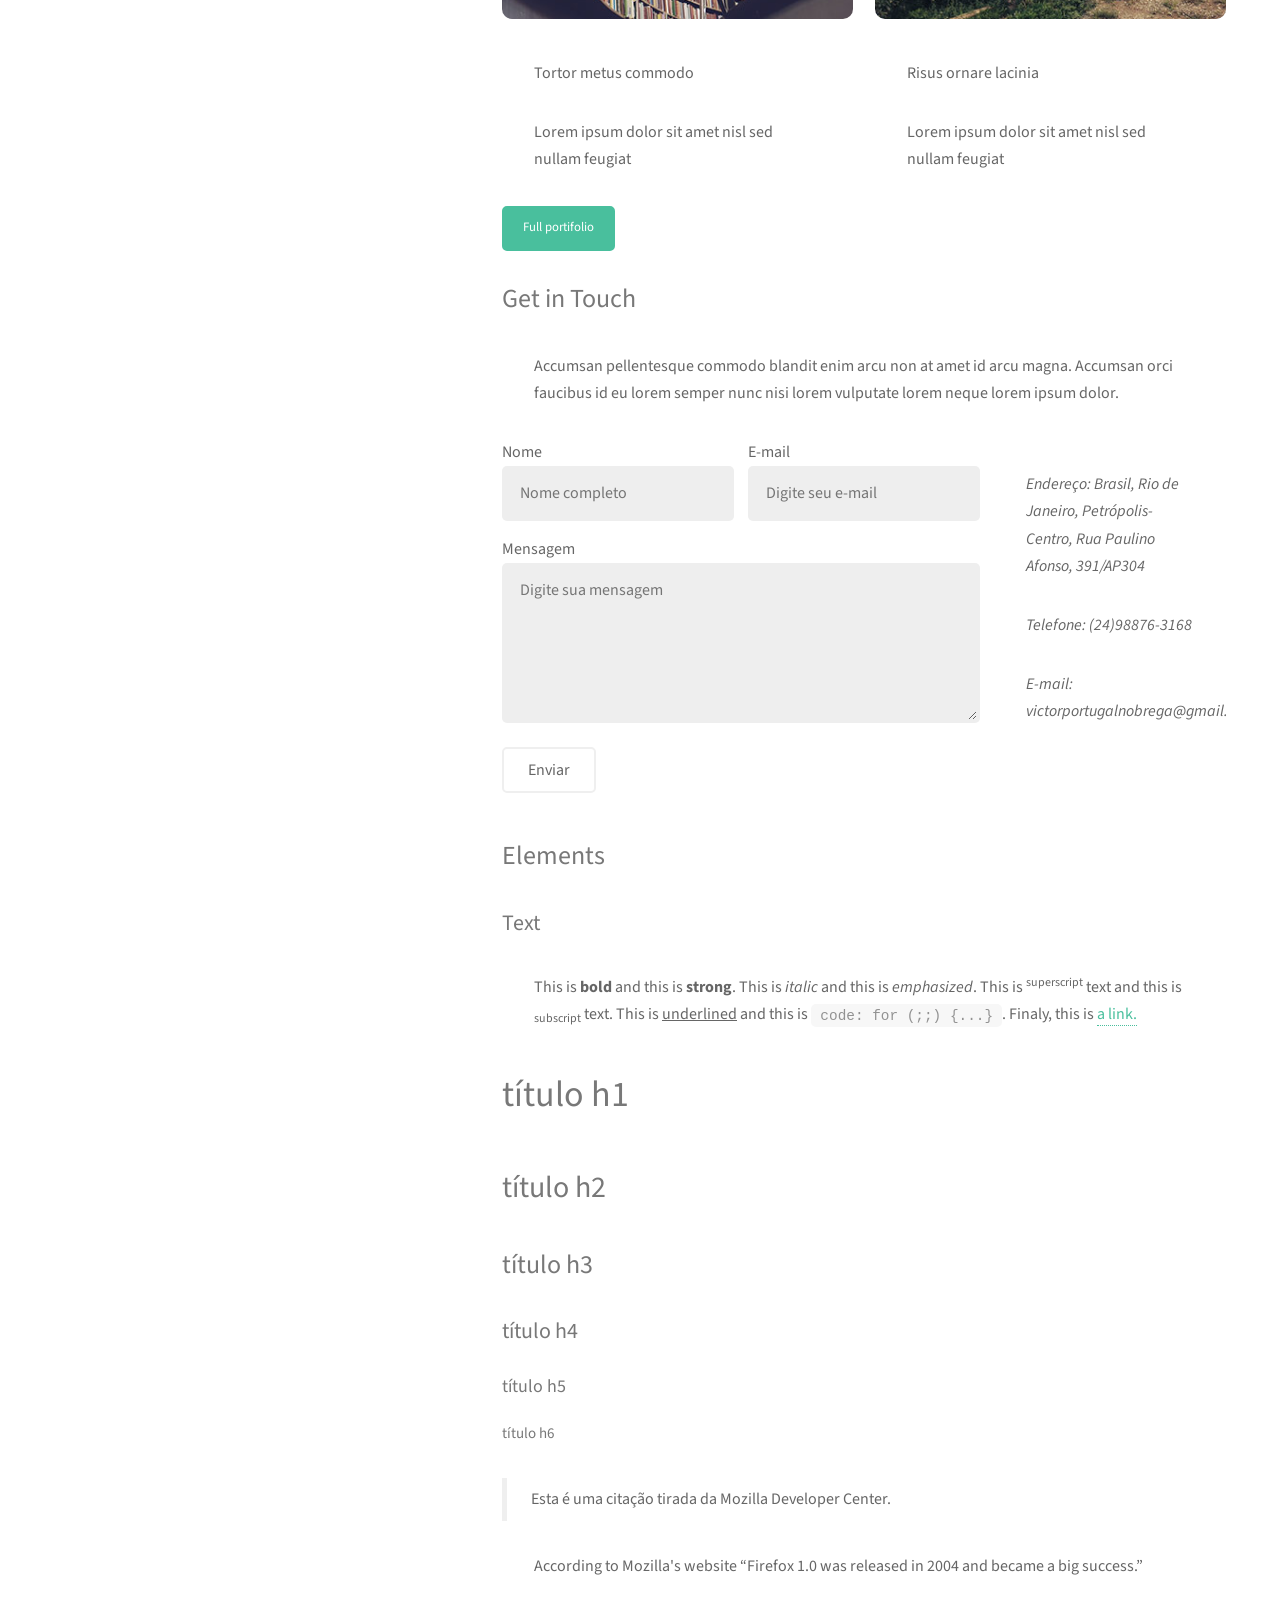
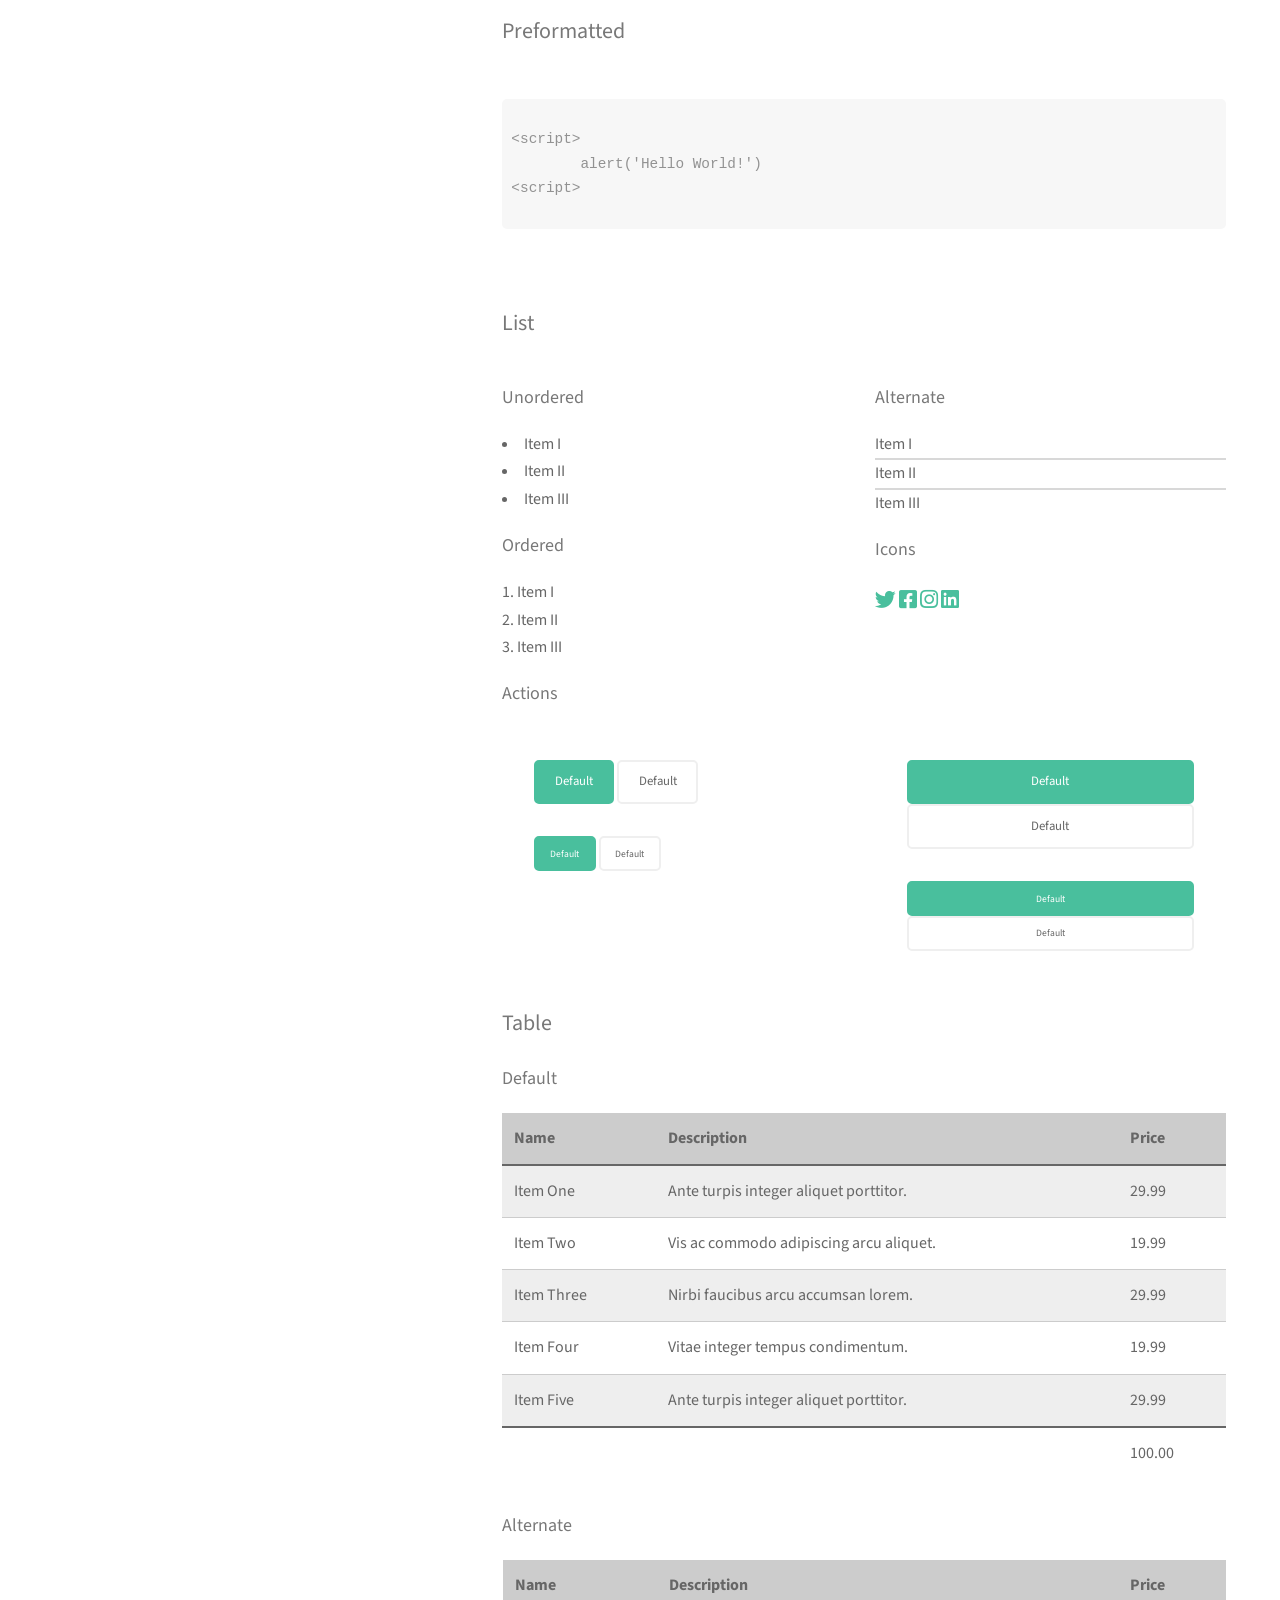
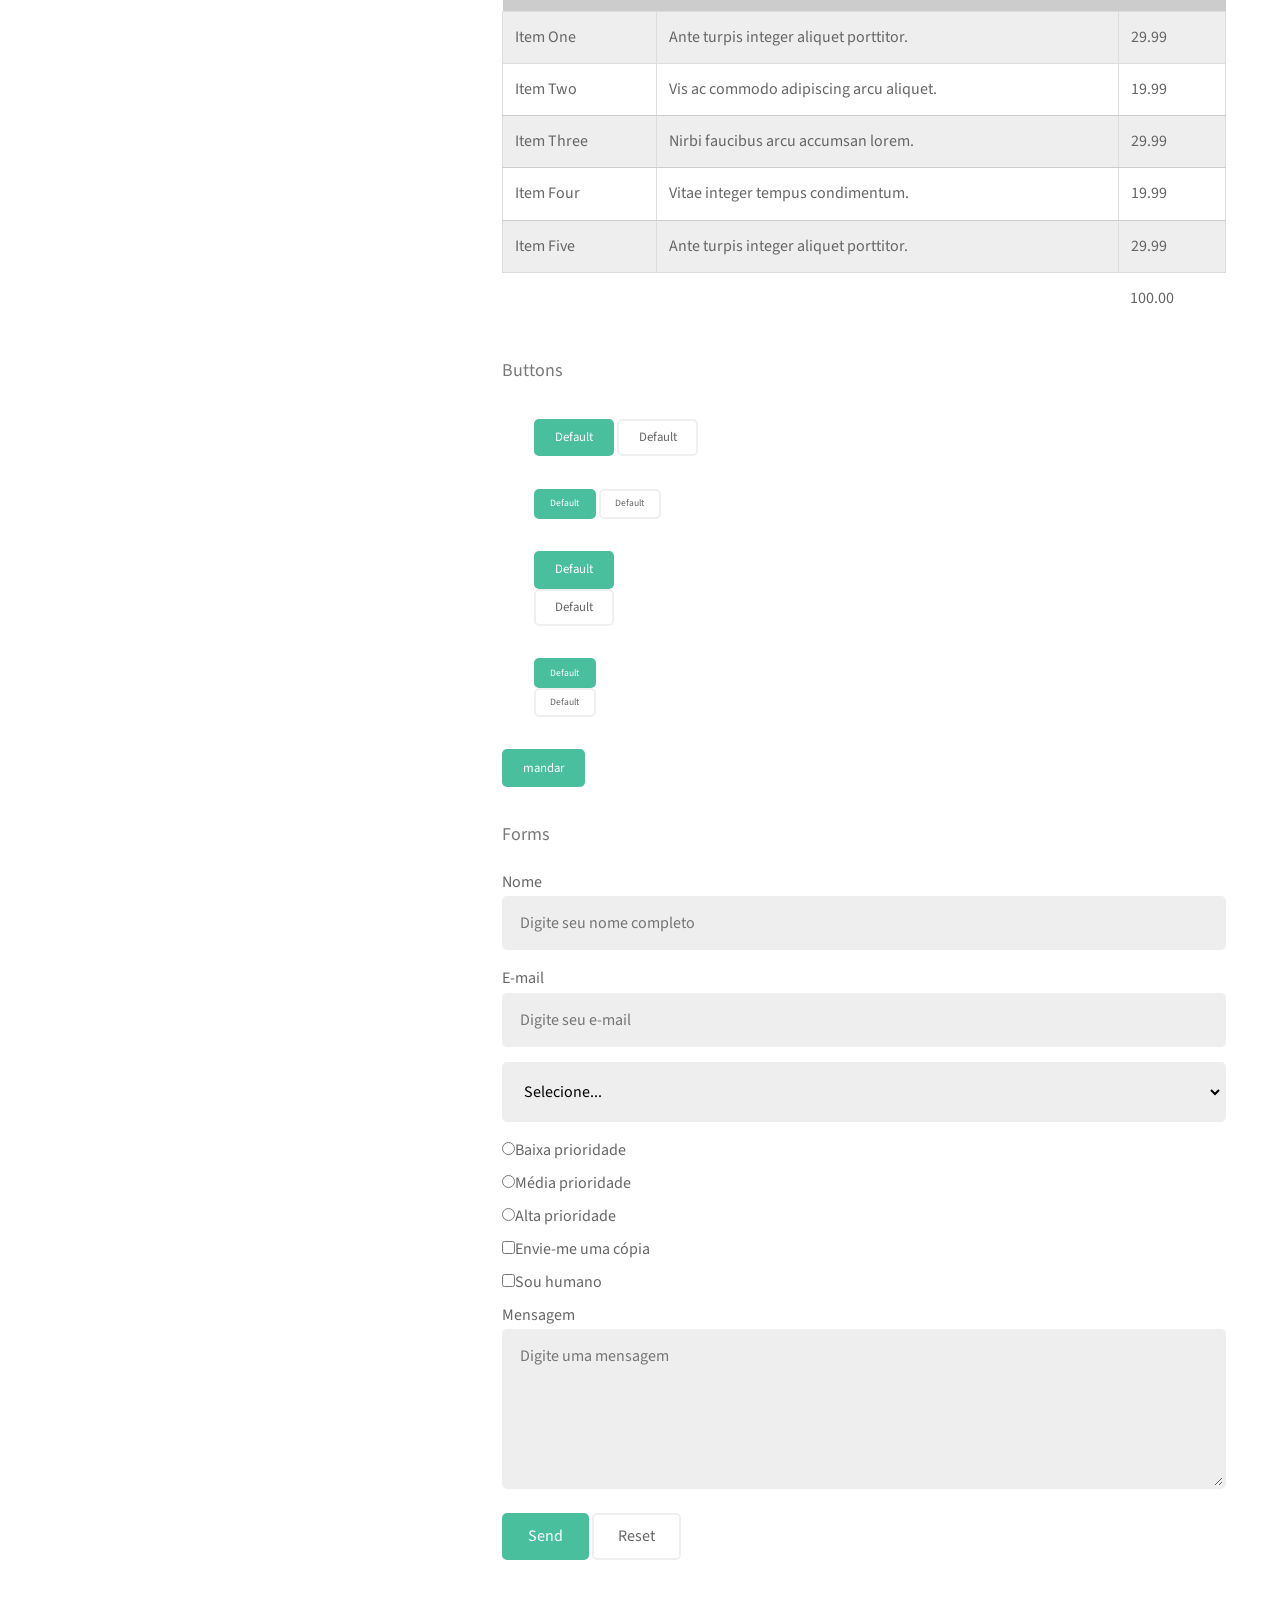
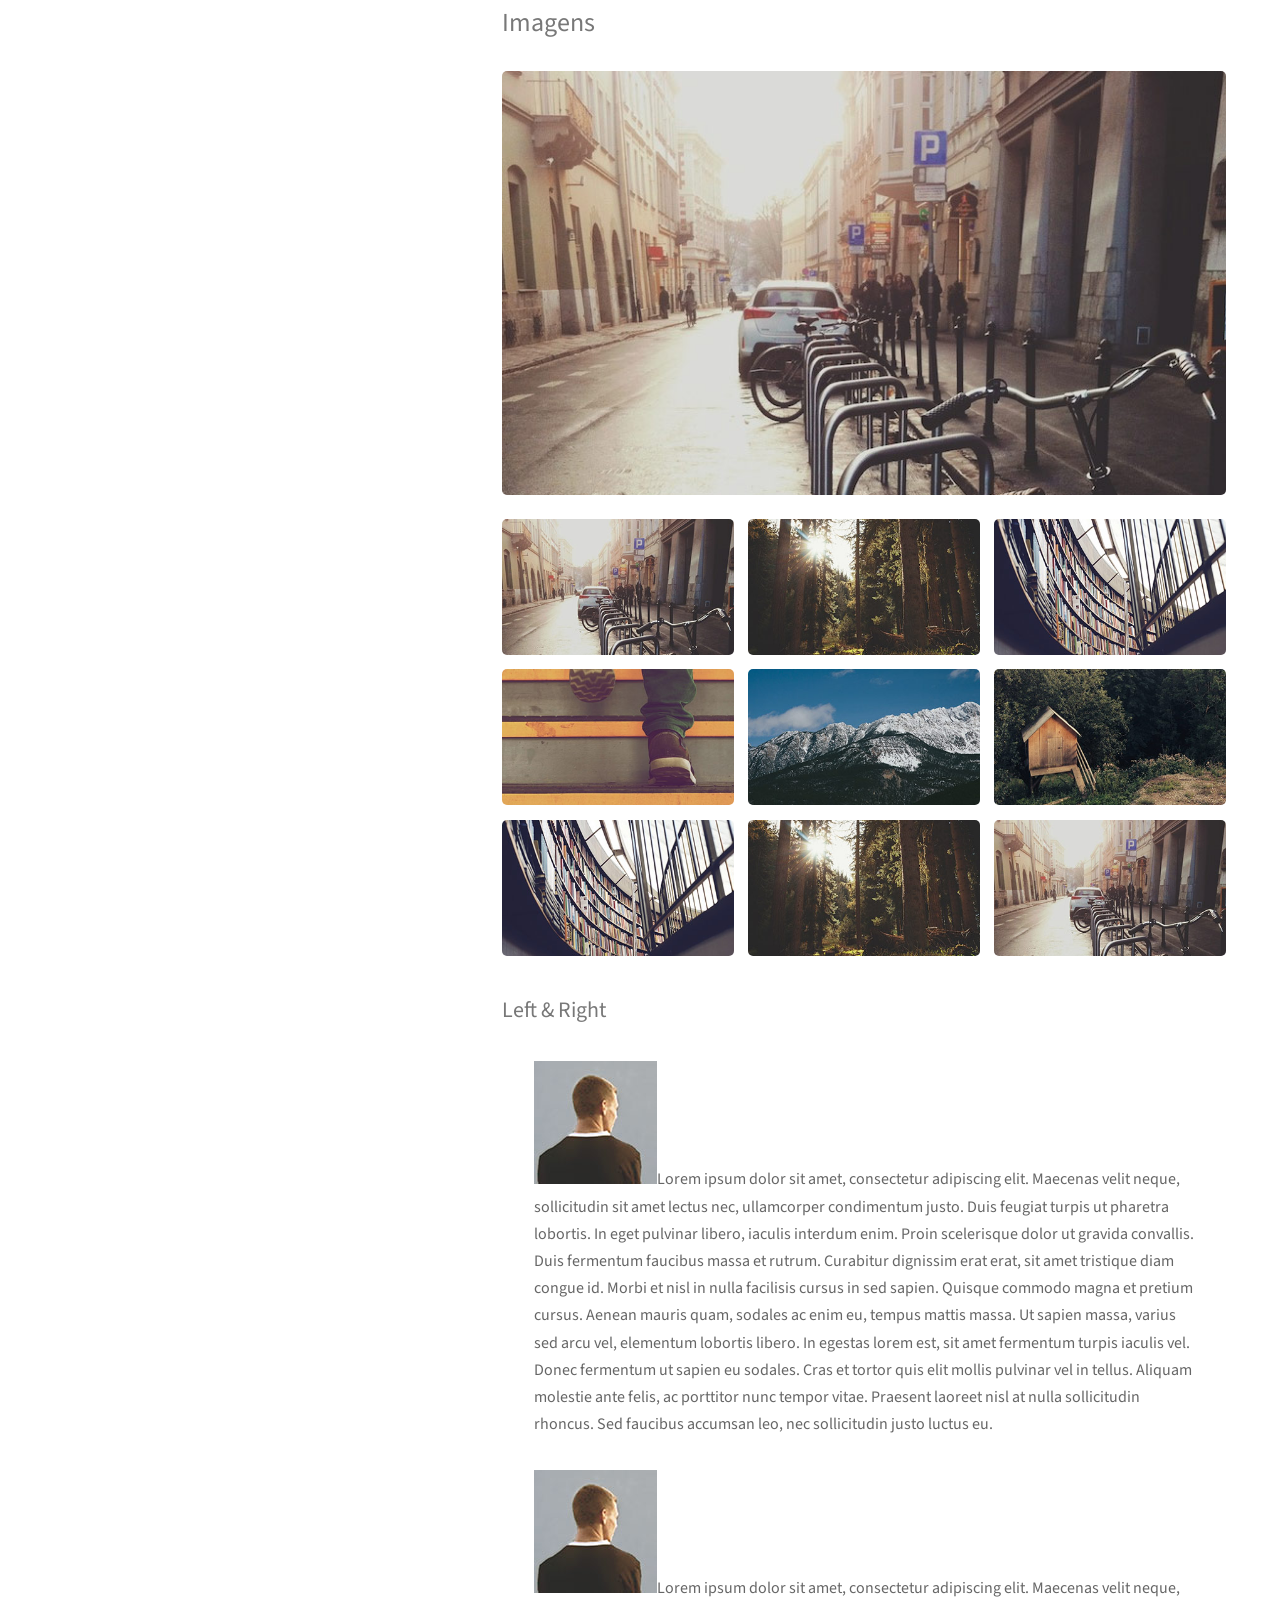
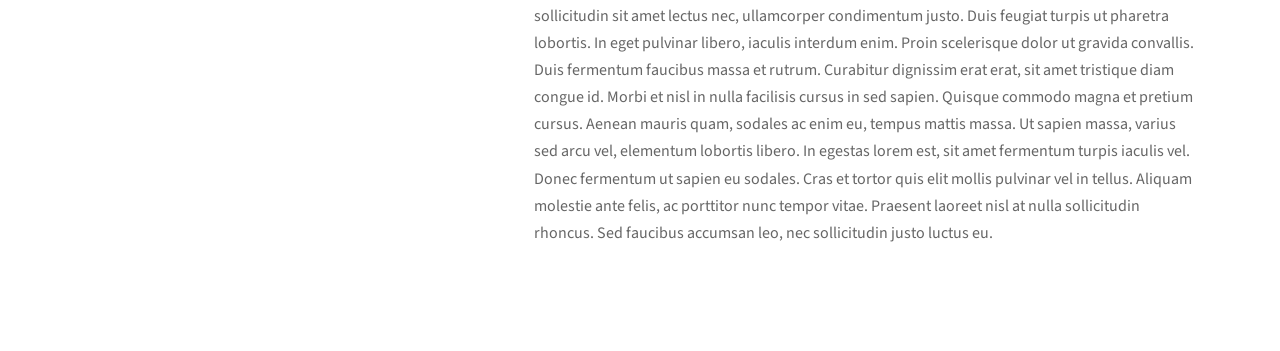
<file: projetoStrata/index.html>
<!DOCTYPE html>
<html lang="pt-br">

	<head>
		<title>Projeto Strata</title>
		<meta charset="utf-8">
		<meta name="author" content="Victor Portugal">
		<meta name="description" content="">
		<meta name="keywords" content="html5, css3, tecnologia">
		<link rel="stylesheet" href="https://use.fontawesome.com/releases/v5.8.1/css/all.css" integrity="sha384-50oBUHEmvpQ+1lW4y57PTFmhCaXp0ML5d60M1M7uH2+nqUivzIebhndOJK28anvf" crossorigin="anonymous">
		<link href="https://fonts.googleapis.com/css?family=Source+Sans+Pro" rel="stylesheet">
		<link rel="stylesheet" type="text/css" href="css/normalize.css">
		<link rel="stylesheet" type="text/css" href="css/estilo.css">
		
	</head>

	<body>
		<header class="main-header">
			<a href="index.html" class="main-header-link image-link">
				<img src="images/avatar.jpg" alt="Avatar">
			</a>
			
			<h1 class="main-header-title">Trabalho de<br> <strong>Victor Portugal</strong>,<br>um estudante de Engenharia da Computação
			</h1>
			<p>Retirado de <a href="http://html5up.net" class="main-header-link">html5up.net</a></p>
		</header>

		<main class="main-content">
			<section class="main-content-section">
				<h2>Quando o header é aside e o aside é no header
				</h2>
			
				<p>Lorem ipsum dolor sit amet, consectetur adipiscing elit. Donec bibendum iaculis nisi, in scelerisque dolor iaculis nec. Praesent sodales lacus ac luctus sagittis. Aliquam facilisis, lorem nec hendrerit sollicitudin, mauris felis dapibus ipsum, eget egestas mauris mauris a ligula. Aenean arcu libero, pulvinar pellentesque erat vel, viverra efficitur ante. Suspendisse elit risus, porttitor vitae venenatis vitae, suscipit id est. Vestibulum non dignissim metus, in auctor neque. Aenean id lectus ante. Duis nec dignissim mauris, eget lobortis diam. Maecenas justo eros, tincidunt ac elit sit amet, dapibus vestibulum erat. Morbi eu metus lacus. Interdum et malesuada fames ac ante ipsum primis in faucibus.</p>

				<a href="#" title="Learn More" class="button-default">Learn More</a>
			</section>

			<section class="main-content-section">
				<h3>Recent Works</h3>
					<div class="row">
						<div class="col-2">
							<article class="recent-works-card">
								<a href="images/fulls/01.jpg" class="image-link">
									<img src="images/thumbs/01.jpg" alt="Carro parado em uma rua sem movimento.">
								</a>
								<p class="recent-works-card-title">Magna sed consequat tempus</p>
								<p>Lorem ipsum dolor sit amet nisl sed nullam feugiat</p>
							</article>

							<article class="recent-works-card">
								<a href="images/fulls/02.jpg" class="image-link">
									<img src="images/thumbs/02.jpg" alt="Carro parado em uma rua sem movimento.">
								</a>
								<p class="recent-works-card-title">Ultricies lacinia interdum</p>
								<p>Lorem ipsum dolor sit amet nisl sed nullam feugiat</p>
							</article>

							<article class="recent-works-card">
								<a href="images/fulls/03.jpg" class="image-link">
									<img src="images/thumbs/03.jpg" alt="Carro parado em uma rua sem movimento.">
								</a>
								<p class="recent-works-card-title">Tortor metus commodo</p>
								<p>Lorem ipsum dolor sit amet nisl sed nullam feugiat</p>
							</article>
						</div>
						<div class="col-2">
							<article class="recent-works-card">
								<a href="images/fulls/04.jpg" class="image-link">
									<img src="images/thumbs/04.jpg" alt="Carro parado em uma rua sem movimento.">
								</a>
								<p class="recent-works-card-title">Quam neque phasellus</p>
								<p>Lorem ipsum dolor sit amet nisl sed nullam feugiat</p>
							</article>

							<article class="recent-works-card">
								<a href="images/fulls/05.jpg" class="image-link">
									<img src="images/thumbs/05.jpg" alt="Carro parado em uma rua sem movimento.">
								</a>
								<p class="recent-works-card-title">Nunc enim commod aliquet</p>
								<p>Lorem ipsum dolor sit amet nisl sed nullam feugiat</p>
							</article>

							<article class="recent-works-card">
								<a href="images/fulls/06.jpg" class="image-link">
									<img src="images/thumbs/06.jpg" alt="Carro parado em uma rua sem movimento.">
								</a>
								<p class="recent-works-card-title">Risus ornare lacinia</p>
								<p>Lorem ipsum dolor sit amet nisl sed nullam feugiat</p>
							</article>
						</div>
					</div>

				<a href="#" title="Veja portifolio completo" class="button-default">Full portifolio</a>
			</section>
			
			<section class="main-content-section">
				<h3>Get in Touch</h3>
				
				<p>Accumsan pellentesque commodo blandit enim arcu non at amet id arcu magna. Accumsan orci faucibus id eu lorem semper nunc nisi lorem vulputate lorem neque lorem ipsum dolor.</p>

				<div class="row">
					<div class="col-2-3">
						<form action="#" method="post">
							<div class="row">
								<div class="col-2">
									<label for="nome">Nome</label>
									<input placeholder="Nome completo" type="text" name="nome" id="nome">
								</div>
								<div class="col-2">
									<label for="email">E-mail</label>
									<input placeholder="Digite seu e-mail" type="text" name="email" id="email">
								</div>
							</div>
							<div>
								<label for="Mensagem">Mensagem</label>
								<textarea placeholder="Digite sua mensagem" name="mensagem" id="mensagem"></textarea>
								<input type="submit" value="Enviar" class="button-default button-default-stroke button-default-big">
							</div>
						</form>
					</div>
					<div class="col-1-3">
						<address>
							<p>
								<span>Endereço:</span>
								Brasil, Rio de Janeiro, Petrópolis-Centro, Rua Paulino Afonso, 391/AP304
							</p>

							<p>
								<span>Telefone:</span>
								(24)98876-3168
							</p>

							<p>
								<span>E-mail:</span>
								victorportugalnobrega@gmail.com
							</p>
						</address>
					</div>
				</div>
			</section>

			<section class="main-content-section">
				<h3>Elements</h3>

				<h4>Text</h4>

				<p>This is <b>bold</b> and this is <strong>strong</strong>. This is <i>italic</i> and this is <em>emphasized</em>. This is <sup>superscript</sup> text and this is <sub>subscript</sub> text. This is <u>underlined</u> and this is <code>code: for (;;) {...}</code>. Finaly, this is <a href="#">a link.</a></p>

				<h1>título h1</h1>
				<h2>título h2</h2>
				<h3>título h3</h3>
				<h4>título h4</h4>
				<h5>título h5</h5>
				<h6>título h6</h6>

				<blockquote cite="http://developer.mozilla.org">
					Esta é uma citação tirada da Mozilla Developer Center.
				</blockquote>

				<p>According to Mozilla's website
					<q cite="https://www.mozilla.org/en-US/about/history/details/">Firefox 1.0 was released in 2004 and became a big success.</q>
				</p>

				<h4>Preformatted</h4>

				<pre>
					<code>
&lt;script&gt;
	alert('Hello World!')
&lt;script&gt;
					</code>
				</pre>

				<h4>List</h4>

			<div class="row">
				<div class="col-2">
					<h5>Unordered</h5>
					<ul>
						<li>Item I</li>
						<li>Item II</li>
						<li>Item III</li>
					</ul>

					<h5>Ordered</h5>
					<ol>
						<li>Item I</li>
						<li>Item II</li>
						<li>Item III</li>
					</ol>
				</div>
				<div class="col-2">
					<h5>Alternate</h5>
					<ul class="ul-alternate">
						<li>Item I</li>
						<li>Item II</li>
						<li>Item III</li>
					</ul>

					<h5>Icons</h5>
					<ul class="ul-icons">
						<li><i class="fab fa-twitter"></i></li>
						<li><i class="fab fa-facebook-square"></i></li>
						<li><i class="fab fa-instagram"></i></li>
						<li><i class="fab fa-linkedin"></i></li>
					</ul>
				</div>
			</div>
				<h5>Actions</h5>

			<div class="row">
				<div class="col-2">
					<p>
						<a href="#" class="button-default">Default</a>
						<a href="#" class="button-default button-default-stroke">Default</a>
					</p>

					<p>
						<a href="#" class="button-default button-default-small">Default</a>
						<a href="#" class="button-default button-default-stroke button-default-small">Default</a>
					</p>
				</div>

				<div class="col-2">
					<p>
						<a href="#" class="button-default button-default-full">Default</a>
						<a href="#" class="button-default button-default-stroke button-default-full">Default</a>
					</p>

					<p>
						<a href="#" class="button-default button-default-small button-default-full">Default</a>
						<a href="#" class="button-default button-default-stroke button-default-small button-default-full">Default</a>
					</p>
				</div>
			</div>
				<h4>Table</h4>
				<h5>Default</h5>
				<table class="table">
					<thead>
						<tr>
							<th>Name</th>
							<th>Description</th>
							<th>Price</th>
						</tr>
					</thead>

					<tfoot>
						<tr>
							<td colspan="2"></td>
							<td>100.00</td>
						</tr>
					</tfoot>

					<tbody>
						<tr>
							<td>Item One</td>
							<td>Ante turpis integer aliquet porttitor.</td>
							<td>29.99</td>
						</tr>

						<tr>
							<td>Item Two</td>
							<td>Vis ac commodo adipiscing arcu aliquet.</td>
							<td>19.99</td>
						</tr>

						<tr>
							<td>Item Three</td>
							<td>Nirbi faucibus arcu accumsan lorem.</td>
							<td>29.99</td>
						</tr>

						<tr>
							<td>Item Four</td>
							<td>Vitae integer tempus condimentum.</td>
							<td>19.99</td>
						</tr>

						<tr>
							<td>Item Five</td>
							<td>Ante turpis integer aliquet porttitor.</td>
							<td>29.99</td>
						</tr>
					</tbody>
				</table>

				<h5>Alternate</h5>

				<table class="table table-alternate">
					<thead>
						<tr>
							<th>Name</th>
							<th>Description</th>
							<th>Price</th>
						</tr>
					</thead>

					<tfoot>
						<tr>
							<td colspan="2"></td>
							<td>100.00</td>
						</tr>
					</tfoot>

					<tbody>
						<tr>
							<td>Item One</td>
							<td>Ante turpis integer aliquet porttitor.</td>
							<td>29.99</td>
						</tr>

						<tr>
							<td>Item Two</td>
							<td>Vis ac commodo adipiscing arcu aliquet.</td>
							<td>19.99</td>
						</tr>

						<tr>
							<td>Item Three</td>
							<td>Nirbi faucibus arcu accumsan lorem.</td>
							<td>29.99</td>
						</tr>

						<tr>
							<td>Item Four</td>
							<td>Vitae integer tempus condimentum.</td>
							<td>19.99</td>
						</tr>

						<tr>
							<td>Item Five</td>
							<td>Ante turpis integer aliquet porttitor.</td>
							<td>29.99</td>
						</tr>
					</tbody>
				</table>

				<h5>Buttons</h5>
				<p>
					<button class="button-default">Default</button>
					<button class="button-default button-default-stroke">Default</button>
				</p>

				<p>
					<button class="button-default button-default-small">Default</button>
					<button class="button-default button-default-stroke button-default-small">Default</button>
				</p>

				<p>
					<button class="button-default button-default-full">Default</button>
					<button class="button-default button-default-stroke button-default-full">Default</button>
				</p>

				<p>
					<button class="button-default button-default-small button-default-full">Default</button>
					<button class="button-default button-default-stroke button-default-small button-default-full">Default</button>
				</p>
				<input type="submit" class="button-default" value="mandar">

				<h5>Forms</h5>
				<form>
					<label for="name">Nome</label>
					<input placeholder="Digite seu nome completo" type="text" name="name" id="name">

					<label for="email">E-mail</label>
					<input placeholder="Digite seu e-mail" type="email" name="email" id="email">

					<select>
						<option value="0">Selecione...</option>
						<option value="1">HTML</option>
						<option value="2">CSS</option>
						<option value="3">JavaScript</option>
					</select>

					<label><input type="radio" value="low" name="prioridade">Baixa prioridade</label>
					<label><input type="radio" value="medium" name="prioridade">Média prioridade</label>
					<label><input type="radio" value="high" name="prioridade">Alta prioridade</label>

					<label><input type="checkbox" name="copy" value="1">Envie-me uma cópia</label>
					<label><input type="checkbox" name="human" value="1">Sou humano</label>

					<label for="msg">Mensagem</label>
					<textarea placeholder="Digite uma mensagem" id="msg"></textarea>
					<input type="submit" class="button-default button-default-big" value="Send">
					<input type="submit" class="button-default button-default-stroke button-default-big" value="Reset">
				</form>
			</section>

			<section class="main-content-section">
				<h3>Imagens</h3>

				<div class="gallery-img">
					<img src="images/fulls/01.jpg" alt="Região montanhosa coberta por neve.">
				</div>

				<div class="gallery-thumb row">
					<img class="col-1-3" src="images/thumbs/01.jpg" alt="">
					<img class="col-1-3" src="images/thumbs/02.jpg" alt="">
					<img class="col-1-3" src="images/thumbs/03.jpg" alt="">
					<img class="col-1-3" src="images/thumbs/04.jpg" alt="">
					<img class="col-1-3" src="images/thumbs/05.jpg" alt="">
					<img class="col-1-3" src="images/thumbs/06.jpg" alt="">
					<img class="col-1-3" src="images/thumbs/03.jpg" alt="">
					<img class="col-1-3" src="images/thumbs/02.jpg" alt="">
					<img class="col-1-3" src="images/thumbs/01.jpg" alt="">
				</div>

				<h4>Left &amp; Right</h4>
				<p><img src="images/avatar.jpg" alt="" class="img-left">Lorem ipsum dolor sit amet, consectetur adipiscing elit. Maecenas velit neque, sollicitudin sit amet lectus nec, ullamcorper condimentum justo. Duis feugiat turpis ut pharetra lobortis. In eget pulvinar libero, iaculis interdum enim. Proin scelerisque dolor ut gravida convallis. Duis fermentum faucibus massa et rutrum. Curabitur dignissim erat erat, sit amet tristique diam congue id. Morbi et nisl in nulla facilisis cursus in sed sapien. Quisque commodo magna et pretium cursus. Aenean mauris quam, sodales ac enim eu, tempus mattis massa. Ut sapien massa, varius sed arcu vel, elementum lobortis libero. In egestas lorem est, sit amet fermentum turpis iaculis vel. Donec fermentum ut sapien eu sodales. Cras et tortor quis elit mollis pulvinar vel in tellus. Aliquam molestie ante felis, ac porttitor nunc tempor vitae. Praesent laoreet nisl at nulla sollicitudin rhoncus. Sed faucibus accumsan leo, nec sollicitudin justo luctus eu.</p>

				<p><img src="images/avatar.jpg" alt="" class="img-right">Lorem ipsum dolor sit amet, consectetur adipiscing elit. Maecenas velit neque, sollicitudin sit amet lectus nec, ullamcorper condimentum justo. Duis feugiat turpis ut pharetra lobortis. In eget pulvinar libero, iaculis interdum enim. Proin scelerisque dolor ut gravida convallis. Duis fermentum faucibus massa et rutrum. Curabitur dignissim erat erat, sit amet tristique diam congue id. Morbi et nisl in nulla facilisis cursus in sed sapien. Quisque commodo magna et pretium cursus. Aenean mauris quam, sodales ac enim eu, tempus mattis massa. Ut sapien massa, varius sed arcu vel, elementum lobortis libero. In egestas lorem est, sit amet fermentum turpis iaculis vel. Donec fermentum ut sapien eu sodales. Cras et tortor quis elit mollis pulvinar vel in tellus. Aliquam molestie ante felis, ac porttitor nunc tempor vitae. Praesent laoreet nisl at nulla sollicitudin rhoncus. Sed faucibus accumsan leo, nec sollicitudin justo luctus eu.</p>
			</section>
		</main>
		<footer class="main-footer">
			<ul class="ul-icons">
				<li><a href="#" class="icon-link"><i class="fab fa-twitter"></i></a></li>
				<li><a href="#" class="icon-link"><i class="fab fa-facebook-square"></i></a></li>
			</ul>

			<ul class="copyright">
				<li>&copy; Untitled</li><li>Design: <a href="http://html5up.net">HTML5 UP</a></li>
			</ul>
		</footer>
	</body>
</html>
</file>
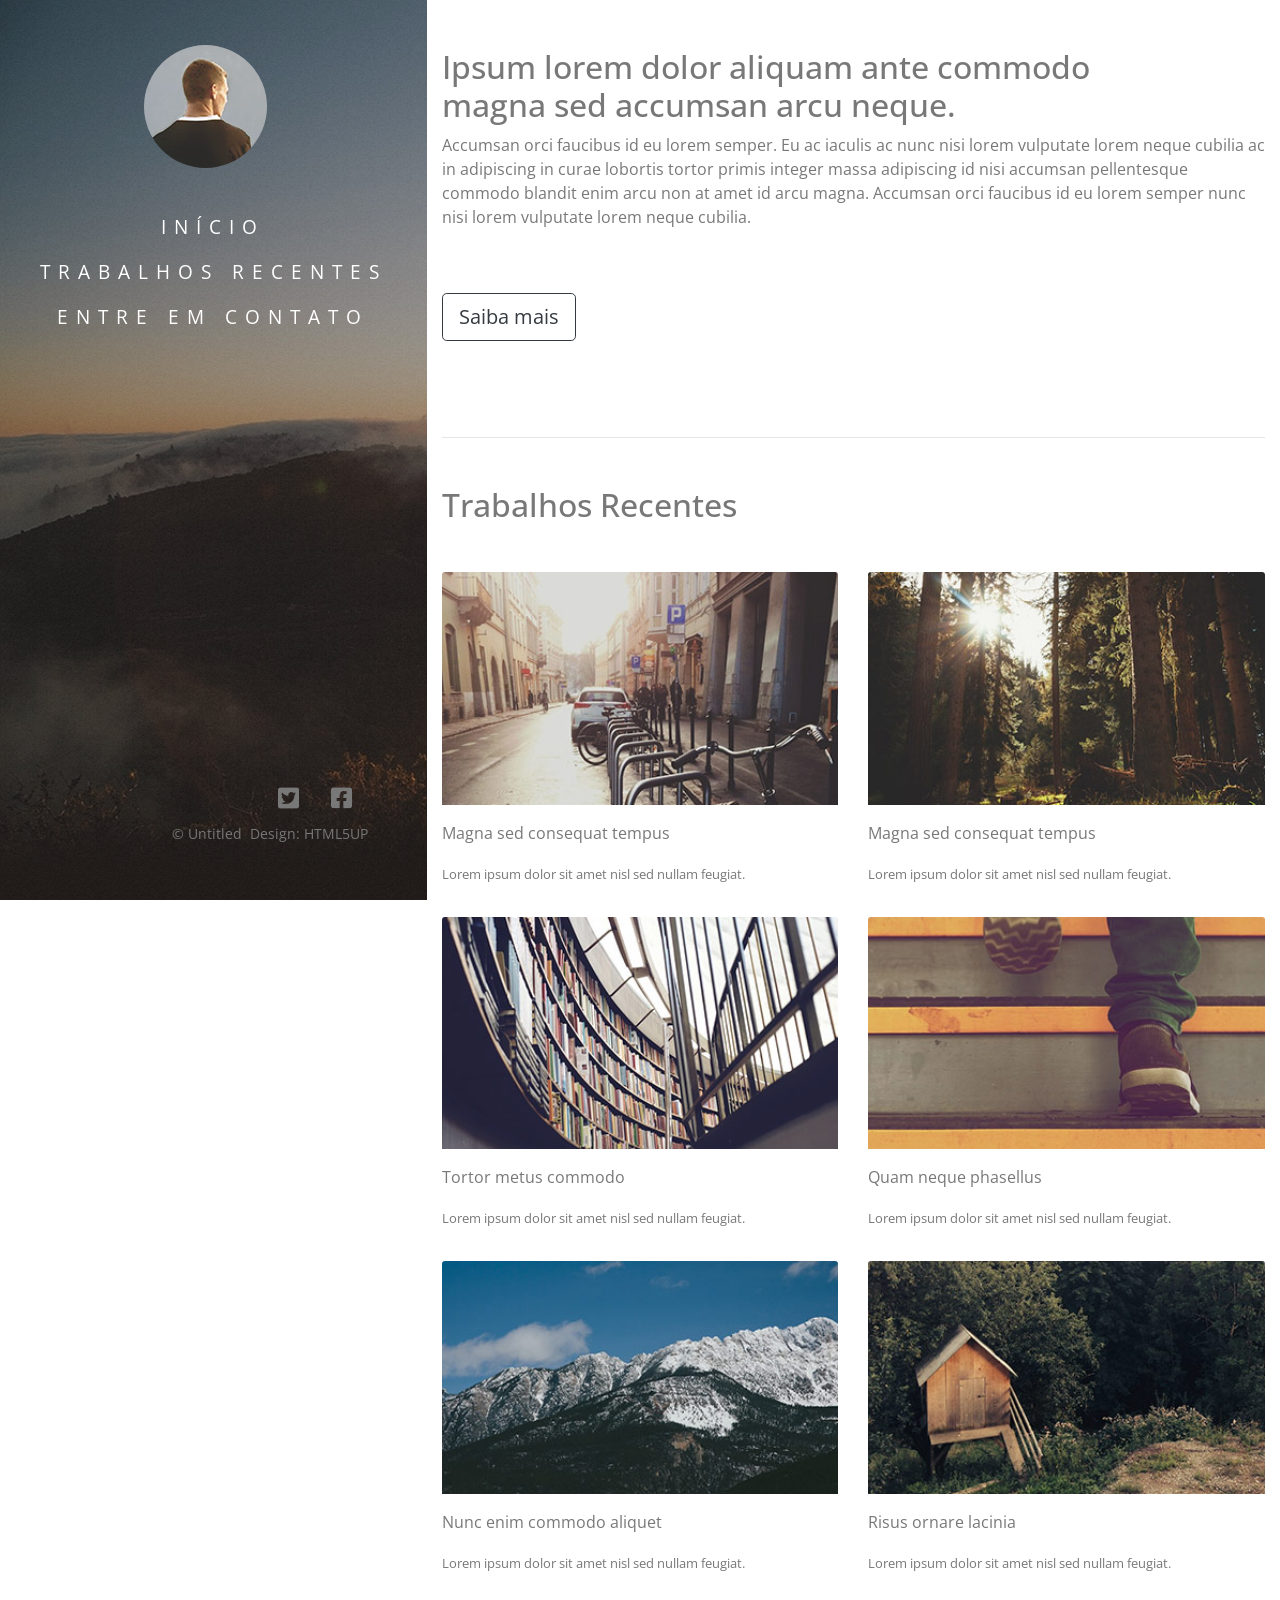
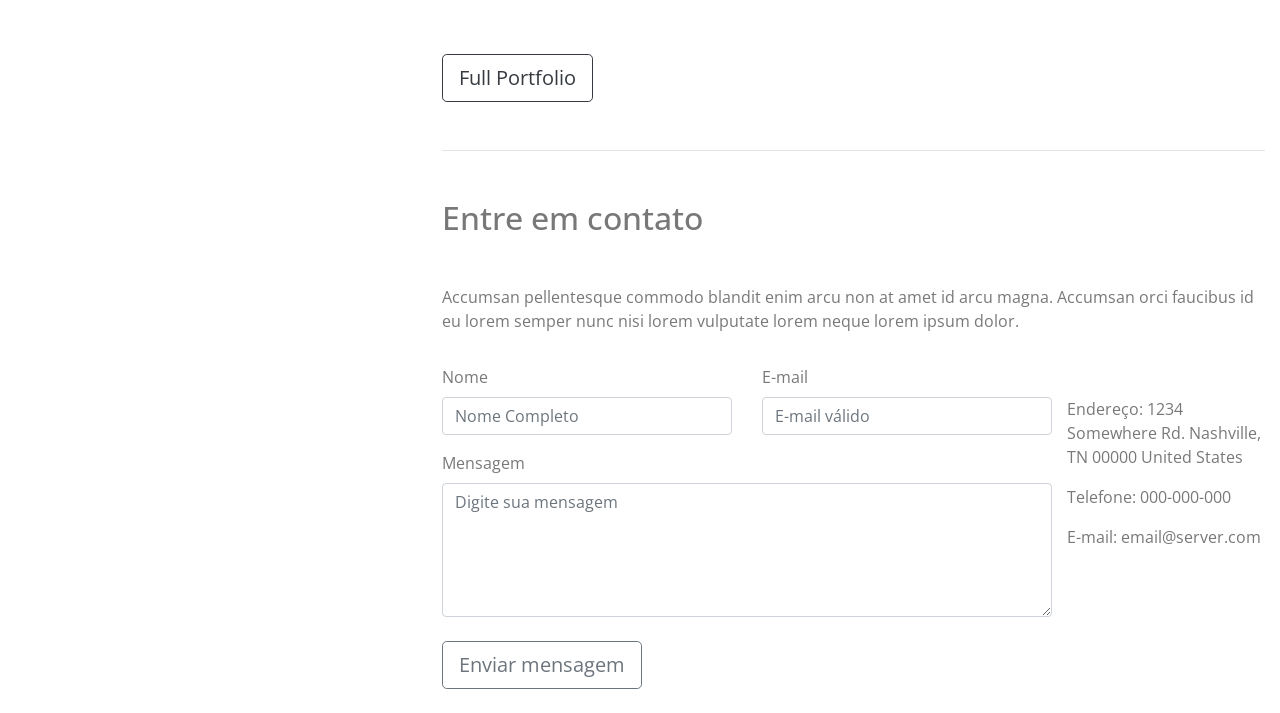
<file: projetoStrata2/index.html>
<!DOCTYPE html>
<html>
<head>
	<title>Web Fundamentos</title>
	<meta charset="UTF-8">
	<link rel="stylesheet" href="https://stackpath.bootstrapcdn.com/bootstrap/4.1.3/css/bootstrap.min.css" integrity="sha384-MCw98/SFnGE8fJT3GXwEOngsV7Zt27NXFoaoApmYm81iuXoPkFOJwJ8ERdknLPMO" crossorigin="anonymous">

	<link rel="stylesheet" href="https://use.fontawesome.com/releases/v5.0.13/css/all.css" integrity="sha384-DNOHZ68U8hZfKXOrtjWvjxusGo9WQnrNx2sqG0tfsghAvtVlRW3tvkXWZh58N9jp" crossorigin="anonymous">

	<link href="https://fonts.googleapis.com/css?family=Open+Sans" rel="stylesheet">


	<link rel="stylesheet" type="text/css" href="css/estilos.css">

</head>
<body id="topo">
    <nav class="navbar navbar-expand-lg navbar-dark bg-dark fixed-top" id="sideNav">
        <a class="navbar-brand" href="#topo">
            <span class="d-block d-lg-none">Victor Portugal</span>
            <span class="d-none d-lg-block">
                <img src="images/avatar.jpg" alt="Victor" class="rounded-circle img-profile">
            </span>
        </a>
        <button class="navbar-toggler" type="button" data-toggle="collapse" data-target="#mainNav" aria-controls="mainNav" aria-expanded="false" aria-label="Abrir ou fechar menu">
          <span class="navbar-toggler-icon"></span>
        </button>
        <div class="collapse navbar-collapse" id="mainNav">
          <ul class="navbar-nav">
            <li class="nav-item">
                <a class="nav-item nav-link active" href="#home">Início <span class="sr-only">(página atual)</span></a>
            </li>
            <li class="nav-item">
                <a class="nav-item nav-link" href="#trabalhos-recentes">Trabalhos Recentes</a>
            </li>
            <li class="nav-item">
                <a class="nav-item nav-link" href="#contato">Entre em Contato</a>
            </li>
          </ul>
        </div>
      </nav>

      <div class="container-fluid">
          <section class="section py-5" id="home">
                <h2>Ipsum lorem dolor aliquam ante commodo<br>
                    magna sed accumsan arcu neque.</h2>
                <p>Accumsan orci faucibus id eu lorem semper. Eu ac iaculis ac nunc nisi lorem vulputate lorem neque cubilia ac in adipiscing in curae lobortis tortor primis integer 
                    massa adipiscing id nisi accumsan pellentesque commodo blandit enim arcu non at amet id arcu magna. Accumsan orci faucibus id eu lorem semper nunc nisi lorem vulputate 
                    lorem neque cubilia.</p> 
                <a href="#" class="btn btn-outline-dark btn-lg my-5" role="button">Saiba mais</a>
          </section>
          <hr class="m-0">
          <section class="section" id="trabalhos-recentes">
              <h2 class="my-5">Trabalhos Recentes</h2>
              <div class="row">
                  <div class="col-12 col-sm-6">
                      <div class="card">
                        <a href="images/fulls/01.jpg">
                            <img src="images/thumbs/01.jpg" alt="" class="card-img-top">
                        </a>
                        <p class="card-text">Magna sed consequat tempus</p>
                        <p><small>Lorem ipsum dolor sit amet nisl sed nullam feugiat.</small></p>
                      </div>
                  </div>
                  <div class="col-12 col-sm-6">
                      <div class="card">
                        <a href="images/fulls/02.jpg">
                            <img src="images/thumbs/02.jpg" alt="" class="card-img-top">
                        </a>
                        <p class="card-text">Magna sed consequat tempus</p>
                        <p><small>Lorem ipsum dolor sit amet nisl sed nullam feugiat.</small></p>
                      </div>
                  </div>
                  <div class="col-12 col-sm-6">
                      <div class="card">
                        <a href="images/fulls/03.jpg">
                            <img src="images/thumbs/03.jpg" alt="" class="card-img-top">
                        </a>
                        <p class="card-text">Tortor metus commodo</p>
                        <p><small>Lorem ipsum dolor sit amet nisl sed nullam feugiat.</small></p>
                      </div>
                  </div>
                  <div class="col-12 col-sm-6">
                      <div class="card">
                        <a href="images/fulls/04.jpg">
                            <img src="images/thumbs/04.jpg" alt="" class="card-img-top">
                        </a>
                        <p class="card-text">Quam neque phasellus</p>
                        <p><small>Lorem ipsum dolor sit amet nisl sed nullam feugiat.</small></p>
                      </div>
                  </div>
                  <div class="col-12 col-sm-6">
                      <div class="card">
                        <a href="images/fulls/05.jpg">
                            <img src="images/thumbs/05.jpg" alt="" class="card-img-top">
                        </a>
                        <p class="card-text">Nunc enim commodo aliquet</p>
                        <p><small>Lorem ipsum dolor sit amet nisl sed nullam feugiat.</small></p>
                      </div>
                  </div>
                  <div class="col-12 col-sm-6">
                      <div class="card">
                        <a href="images/fulls/06.jpg">
                            <img src="images/thumbs/06.jpg" alt="" class="card-img-top">
                        </a>
                        <p class="card-text">Risus ornare lacinia</p>
                        <p><small>Lorem ipsum dolor sit amet nisl sed nullam feugiat.</small></p>
                      </div>
                  </div>
              </div>
              <a href="#" class="btn btn-outline-dark btn-lg my-5" role="button">Full Portfolio</a>
          </section>
          <hr class="m-0">
          <section class="section" id="contato">
            <h2 class="my-5">Entre em contato</h2>
            <p>Accumsan pellentesque commodo blandit enim arcu non at amet id arcu magna. Accumsan orci faucibus id eu lorem semper nunc nisi lorem vulputate lorem neque lorem ipsum dolor.</p>
            <div class="row">
                <div class="col-12 col-md-9">
                    <form>
                        <div class="row">
                            <div class="col-12 col-sm-6 mt-3">
                                <label for="nome">Nome</label>
                                <input type="text" id="nome" class="form-control" placeholder="Nome Completo">
                            </div>
                            <div class="col-12 col-sm-6 mt-3">
                                <label for="email">E-mail</label>
                                <input type="email" id="email" class="form-control" placeholder="E-mail válido">
                            </div>
                            <div class="col-12 mt-3">
                                <label for="msg">Mensagem</label>
                                <textarea id="msg" class="form-control" placeholder="Digite sua mensagem" rows="5"></textarea>
                                <input type="submit" class="btn btn-lg btn-outline-secondary my-4" value="Enviar mensagem">
                            </div>
                        </div>
                    </form>
                </div>
                    <div class="col-12 col-md-3 pl-md-0 mt-3 mt-md-5">
                        <address>                
                            <p>
                                <span>Endereço: </span>
                                1234 Somewhere Rd. Nashville, TN 00000 United States
                            </p>
                
                            <p>
                                <span>Telefone: </span>
                                000-000-000
                            </p>
                            <p>
                                <span>E-mail: </span>
                                email@server.com
                            </p>
                        </address>
                    </div>
            </div>
          </section>
      </div>

      <footer class="footer">
          <ul class="nav justify-content-end">
              <li class="nav-item"><a href="" class="nav-link icon-link">
                <span class="sr-only">Twitter</span>
                <i class="fab fa-twitter-square"></i>
              </a></li>
              <li class="nav-item"><a href="" class="nav-link icon-link">
                <span class="sr-only">Facebook</span>
                <i class="fab fa-facebook-square"></i>
              </a></li>
          </ul>
          <ul class="justify-content-end d-flex">
              <li class="mr-2">&copy; Untitled</li>
              <li>Design: <a href="http://html5up.net">HTML5UP</a></li>
          </ul>
      </footer>
            
	<script src="https://code.jquery.com/jquery-3.3.1.slim.min.js" integrity="sha384-q8i/X+965DzO0rT7abK41JStQIAqVgRVzpbzo5smXKp4YfRvH+8abtTE1Pi6jizo" crossorigin="anonymous"></script>
	<script src="https://cdnjs.cloudflare.com/ajax/libs/popper.js/1.14.3/umd/popper.min.js" integrity="sha384-ZMP7rVo3mIykV+2+9J3UJ46jBk0WLaUAdn689aCwoqbBJiSnjAK/l8WvCWPIPm49" crossorigin="anonymous"></script>
	<script src="https://stackpath.bootstrapcdn.com/bootstrap/4.1.3/js/bootstrap.min.js" integrity="sha384-ChfqqxuZUCnJSK3+MXmPNIyE6ZbWh2IMqE241rYiqJxyMiZ6OW/JmZQ5stwEULTy" crossorigin="anonymous"></script>
</body>

</html>
</file>
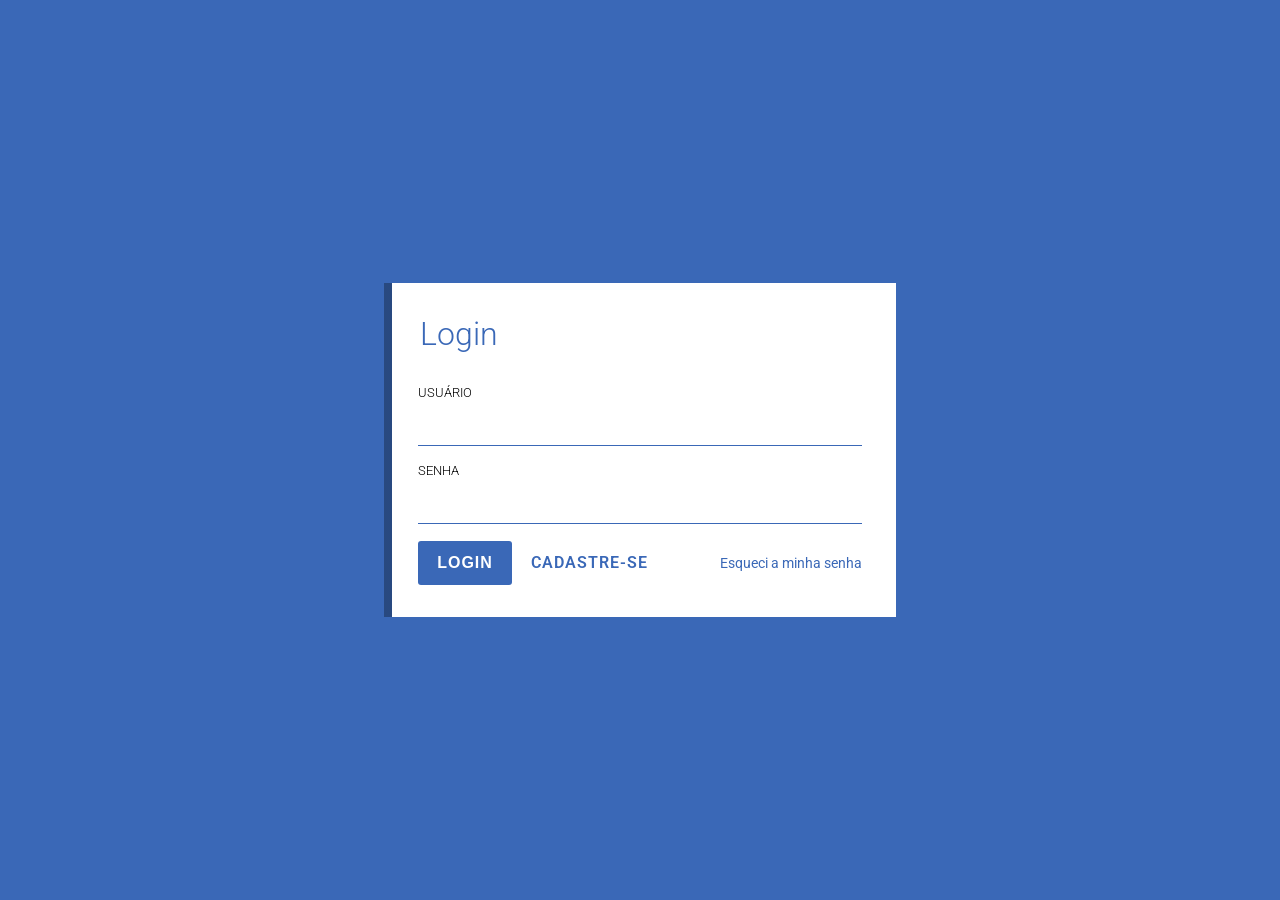
<file: projetoFormularioContato/formLogin/index.html>
<!DOCTYPE html>
<html lang="pt-br">
<head>
    <meta charset="UTF-8">
    <title>Formulário de Login</title>
    <link rel="preconnect" href="https://fonts.googleapis.com">
    <link rel="preconnect" href="https://fonts.gstatic.com" crossorigin>
    <link href="https://fonts.googleapis.com/css2?family=Roboto:wght@300;400&display=swap" rel="stylesheet">
    <link rel="stylesheet" href="formLogin.css">
</head>
<body>
    <form action="#" method="get" class="form">
        <fieldset class="formFieldset">
            <legend class="formTitulo">Login</legend>

            <label for="usuario" class="formLabel">Usuário</label>
            <input type="text" class="formInput" id="usuario" name="usuario" required>
            
            <label for="senha" class="formLabel">Senha</label>
            <input type="password" class="formInput" id="senha" name="senha" required>

            <div class="formActions">
                <input type="submit" value="Login" class="btn btn-principal">
                <a href="cadastro.html" class="btn btn-secundario">Cadastre-se</a>
                <a href="#" class="formActionsEsquerda">Esqueci a minha senha</a>
            </div>
        </fieldset>
    </form>
</body>
</html>
</file>
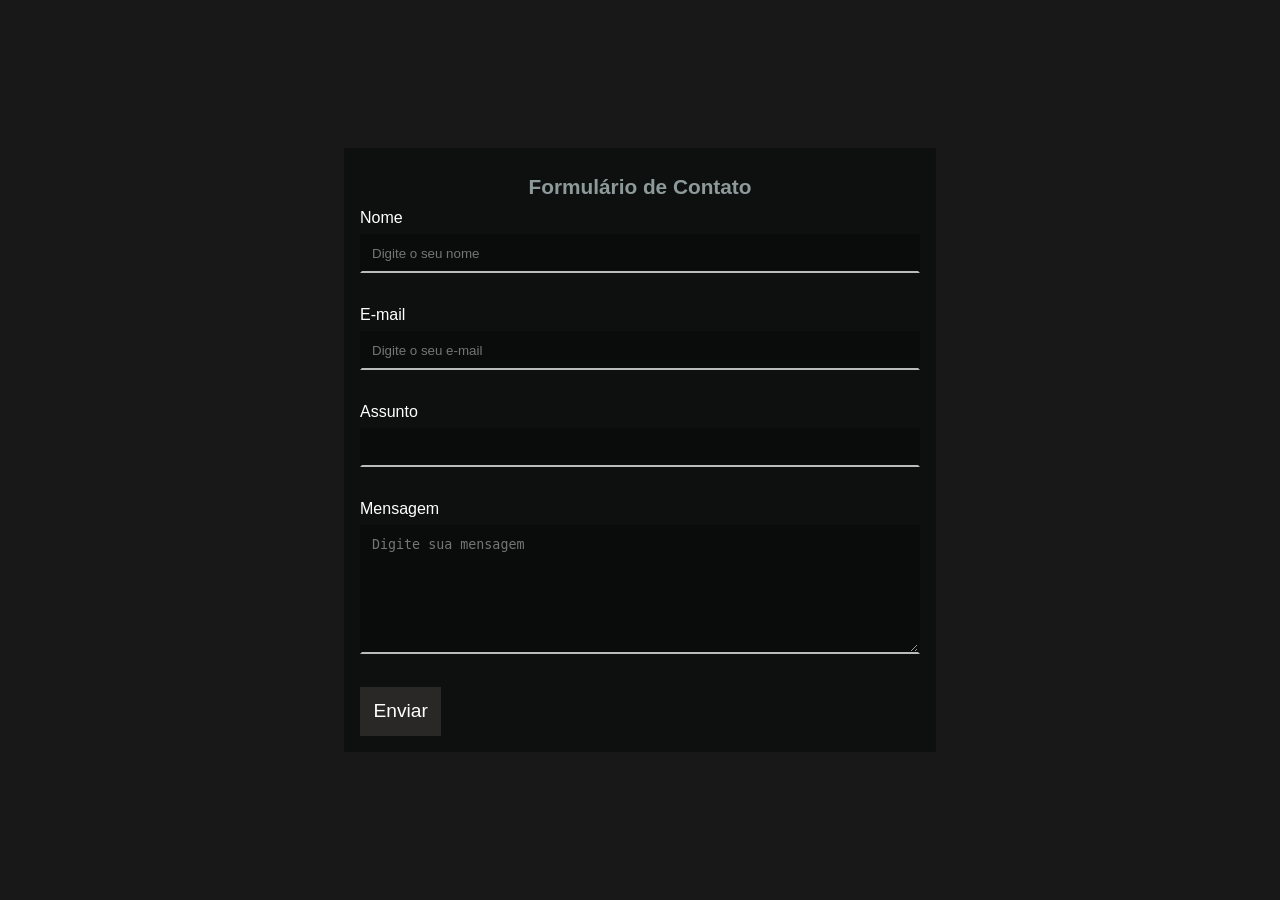
<file: projetoFormularioContato/formContato.html>
<!DOCTYPE html>
<html lang="pt-br">
<head>
    <meta charset="UTF-8">
    <title>Formulário de Contato</title>
    <link rel="stylesheet" href="formContato.css">
</head>
<body>
    <form action="">
        <fieldset>
            <legend>Formulário de Contato</legend>

            <label for="nome">Nome</label>
            <input type="text" id="nome" name="nome" placeholder="Digite o seu nome" required>
            
            <label for="email">E-mail</label>
            <input type="email" id="email" name="email" placeholder="Digite o seu e-mail" required>
            
            <label for="assunto">Assunto</label>
            <input type="text" id="assunto" name="assunto">

            <label for="msg">Mensagem</label>
            <textarea name="msg" id="msg" rows="7" placeholder="Digite sua mensagem" minlength="20" maxlength="280" required></textarea>

            <button type="submit" class="btn">Enviar</button>
        </fieldset>
    </form>
</body>
</html>
</file>
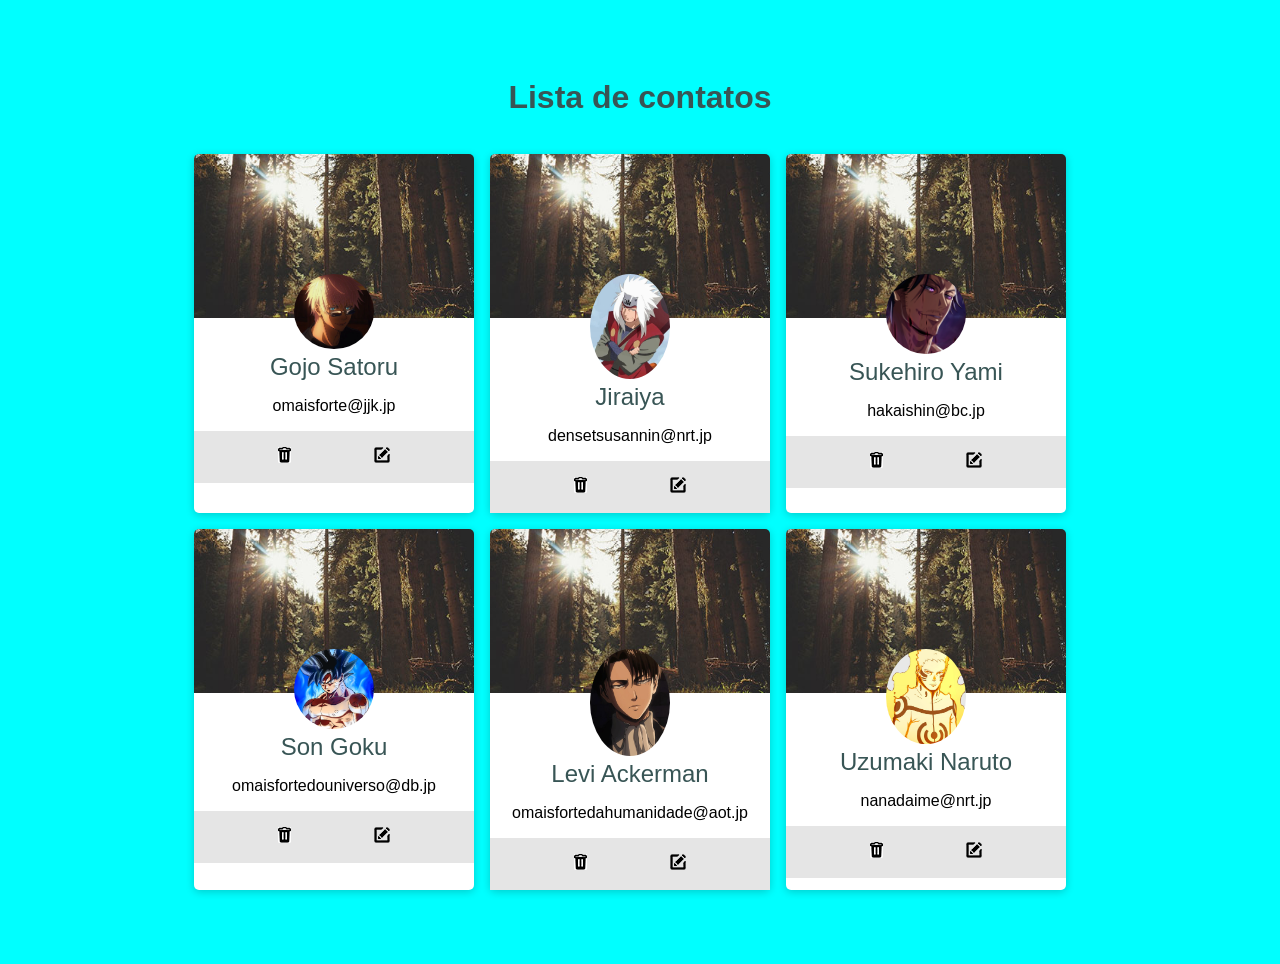
<file: projetoListaContatos/index2.html>
<!DOCTYPE html>
<html lang="pt-br">
<head>
    <meta charset="UTF-8">
    <meta name="viewport" content="width=device-width, initial-scale=1.0">
    <link rel="stylesheet" href="estilo2.css">
    <title>Lista Contatos 2</title>
</head>
<body>
    <h1 class="main-title">Lista de contatos</h1>
    <div class="list-wrapper">
        <ul class="list">
            <li class="list-item">
                <div class="list-item__img">
                    <img src="img/gojo.jpg" alt="Gojo Satoru">
                </div>
                <div class="list-item__content">
                    <p class="list-item__name">Gojo Satoru</p>
                    <p class="list-item__email">omaisforte@jjk.jp</p>
                </div>
                <div class="list-item__actions">
                    <a href="#"><img src="img/delete.png" alt="Delete"></a>
                    <a href="#"><img src="img/edit.png" alt="Edit"></a>
                </div>
            </li>
            <li class="list-item">
                <div class="list-item__img">
                    <img src="img/jiraiya.jpg" alt="Jiraiya">
                </div>
                <div class="list-item__content">
                    <p class="list-item__name">Jiraiya</p>
                    <p class="list-item__email">densetsusannin@nrt.jp</p>
                </div>
                <div class="list-item__actions">
                    <a href="#"><img src="img/delete.png" alt="Delete"></a>
                    <a href="#"><img src="img/edit.png" alt="Edit"></a>
                </div>
            </li>
            <li class="list-item">
                <div class="list-item__img">
                    <img src="img/yami.png" alt="Sukehiro Yami">
                </div>
                <div class="list-item__content">
                    <p class="list-item__name">Sukehiro Yami</p>
                    <p class="list-item__email">hakaishin@bc.jp</p>
                </div>
                <div class="list-item__actions">
                    <a href="#"><img src="img/delete.png" alt="Delete"></a>
                    <a href="#"><img src="img/edit.png" alt="Edit"></a>
                </div>
            </li>
            <li class="list-item">
                <div class="list-item__img">
                    <img src="img/goku.png" alt="Son Goku">
                </div>
                <div class="list-item__content">
                    <p class="list-item__name">Son Goku</p>
                    <p class="list-item__email">omaisfortedouniverso@db.jp</p>
                </div>
                <div class="list-item__actions">
                    <a href="#"><img src="img/delete.png" alt="Delete"></a>
                    <a href="#"><img src="img/edit.png" alt="Edit"></a>
                </div>
            </li>
            <li class="list-item">
                <div class="list-item__img">
                    <img src="img/levi.jpg" alt="Levi Ackerman">
                </div>
                <div class="list-item__content">
                    <p class="list-item__name">Levi Ackerman</p>
                    <p class="list-item__email">omaisfortedahumanidade@aot.jp</p>
                </div>
                <div class="list-item__actions">
                    <a href="#"><img src="img/delete.png" alt="Delete"></a>
                    <a href="#"><img src="img/edit.png" alt="Edit"></a>
                </div>
            </li>
            <li class="list-item">
                <div class="list-item__img">
                    <img src="img/naruto.jpg" alt="Uzumaki Naruto">
                </div>
                <div class="list-item__content">
                    <p class="list-item__name">Uzumaki Naruto</p>
                    <p class="list-item__email">nanadaime@nrt.jp</p>
                </div>
                <div class="list-item__actions">
                    <a href="#"><img src="img/delete.png" alt="Delete"></a>
                    <a href="#"><img src="img/edit.png" alt="Edit"></a>
                </div>
            </li>
        </ul>
    </div>
</body>
</html>
</file>
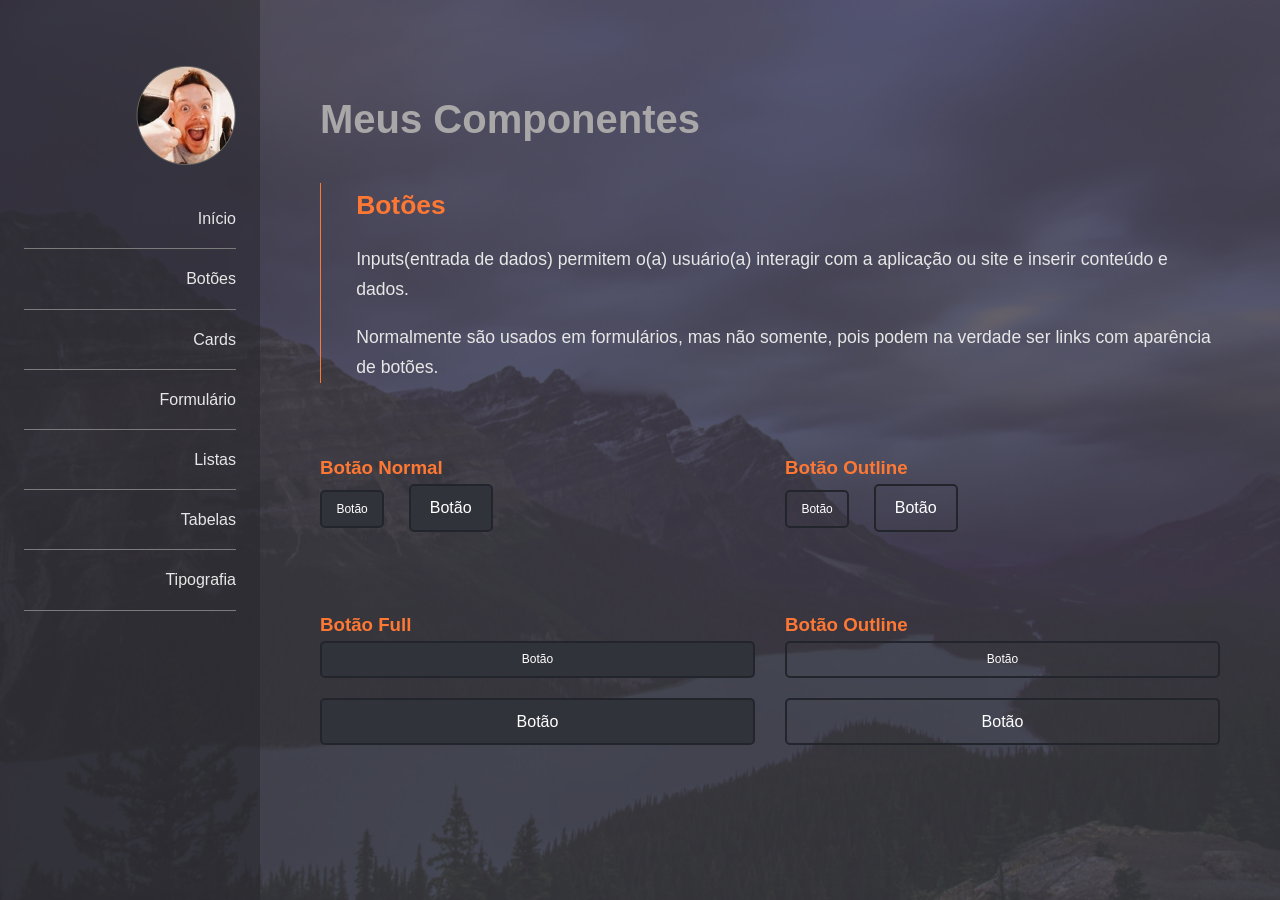
<file: ProjetoMyComponents/botoes.html>
<!DOCTYPE html>
<html lang="pt-br">
<head>
    <meta charset="UTF-8">
    <title>Botões</title>
    <link rel="stylesheet" href="css/style.css">
</head>
<body>
    <header class="main-header">
        <nav class="main-nav">
            <a href=""><img src="img/perfil.png" alt="" class="img-perfil"></a>
            <ul>
                <li><a href="index.html">Início</a></li>
                <li><a href="botoes.html">Botões</a></li>
                <li><a href="cards.html">Cards</a></li>
                <li><a href="formulario.html">Formulário</a></li>
                <li><a href="listas.html">Listas</a></li>
                <li><a href="tabelas.html">Tabelas</a></li>
                <li><a href="tipografia.html">Tipografia</a></li>
            </ul>
        </nav>
    </header>
    <main class="main-content">
        <h1>Meus Componentes</h1>
        <article class="destaque">
            <h2>Botões</h2>
            <p>Inputs(entrada de dados) permitem o(a) usuário(a) interagir com a aplicação ou site e inserir conteúdo e dados.</p>
            <p>Normalmente são usados em formulários, mas não somente, pois podem na verdade ser links com aparência de botões.</p>
        </article>
        <section>
            <div class="row">
                <article>
                    <h3>Botão Normal</h3>
                    <button class="btn">Botão</button>
                    <button class="btn btn-grande">Botão</button>
                </article>
                <article>
                    <h3>Botão Outline</h3>
                    <button class="btn btn-outline">Botão</button>
                    <button class="btn btn-grande btn-outline">Botão</button>
                </article>
            </div>
        </section>
        <section>
            <div class="row">
                <article>
                    <h3>Botão Full</h3>
                    <button class="btn btn-full">Botão</button>
                    <button class="btn btn-grande btn-full">Botão</button>
                </article>
                <article>
                    <h3>Botão Outline</h3>
                    <button class="btn btn-outline btn-full">Botão</button>
                    <button class="btn btn-grande btn-outline btn-full">Botão</button>
                </article>
            </div>
        </section>
    </main>
</body>
</html>
</file>
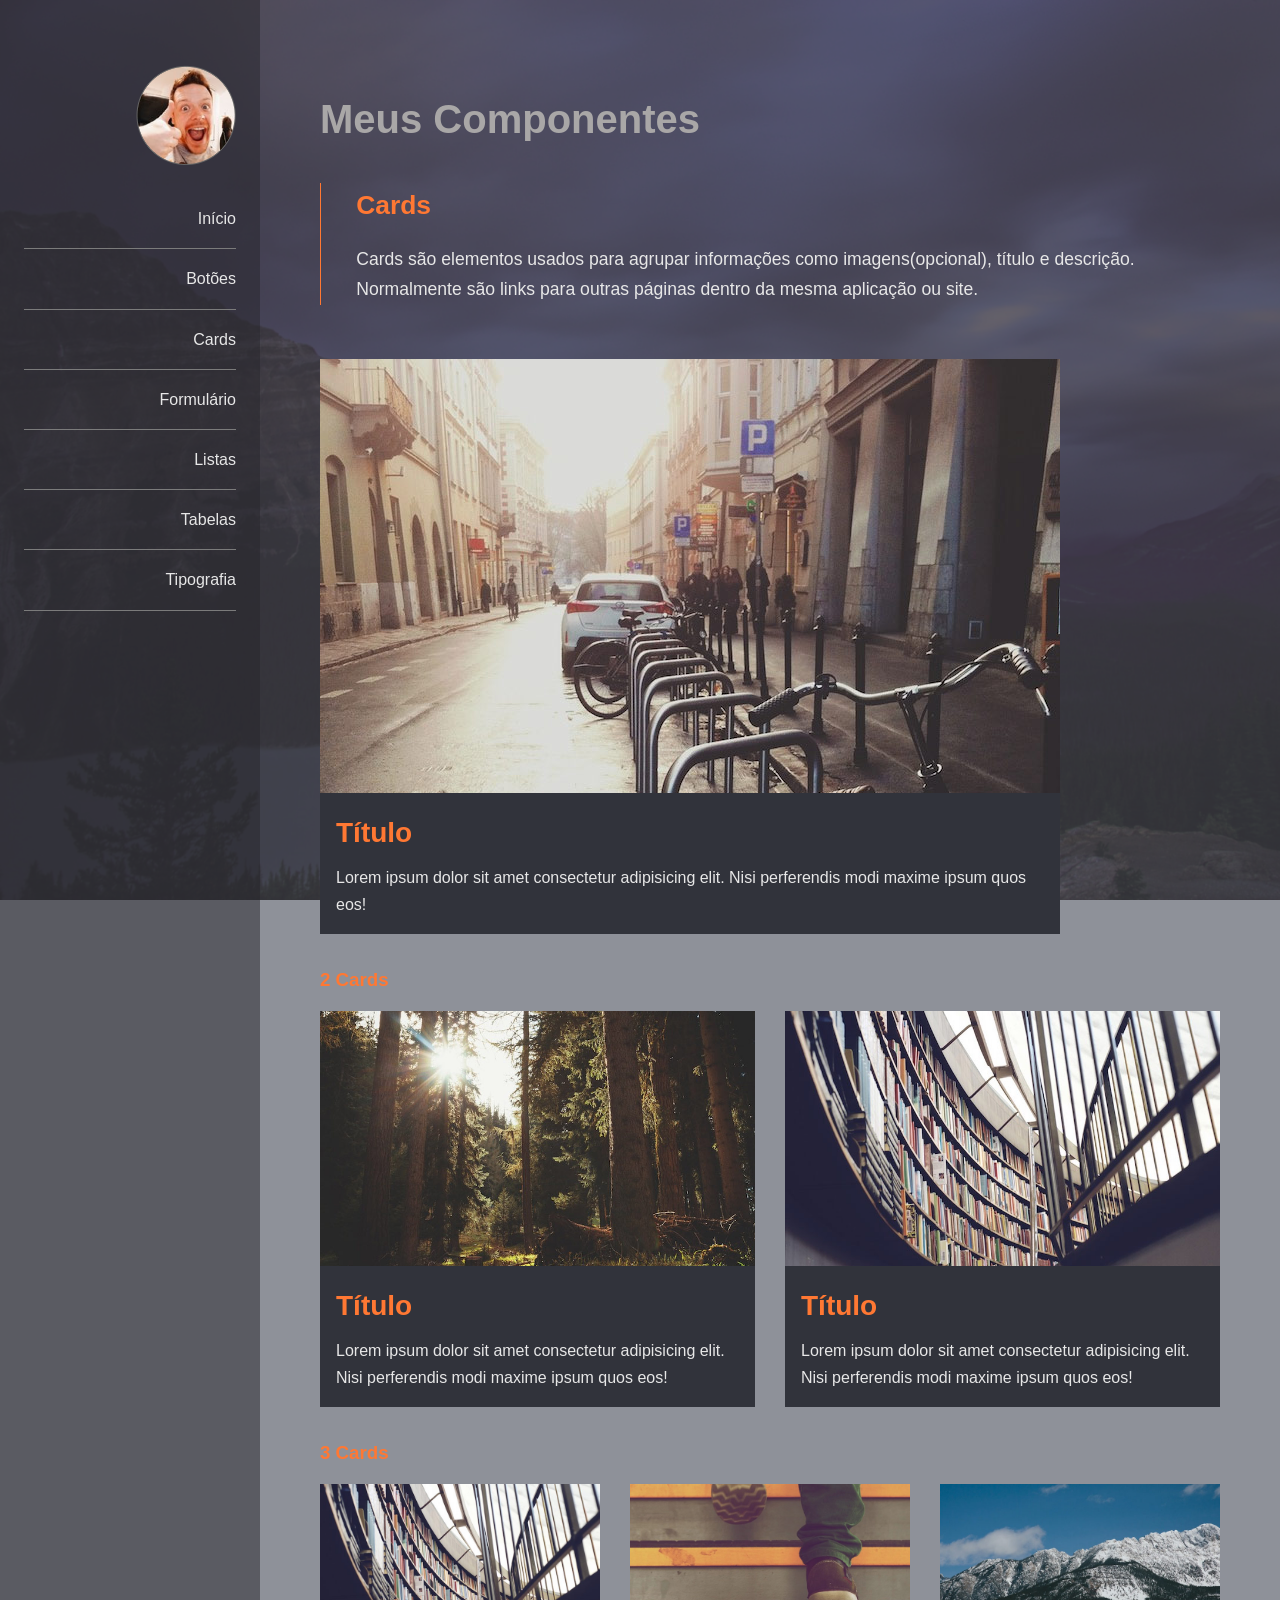
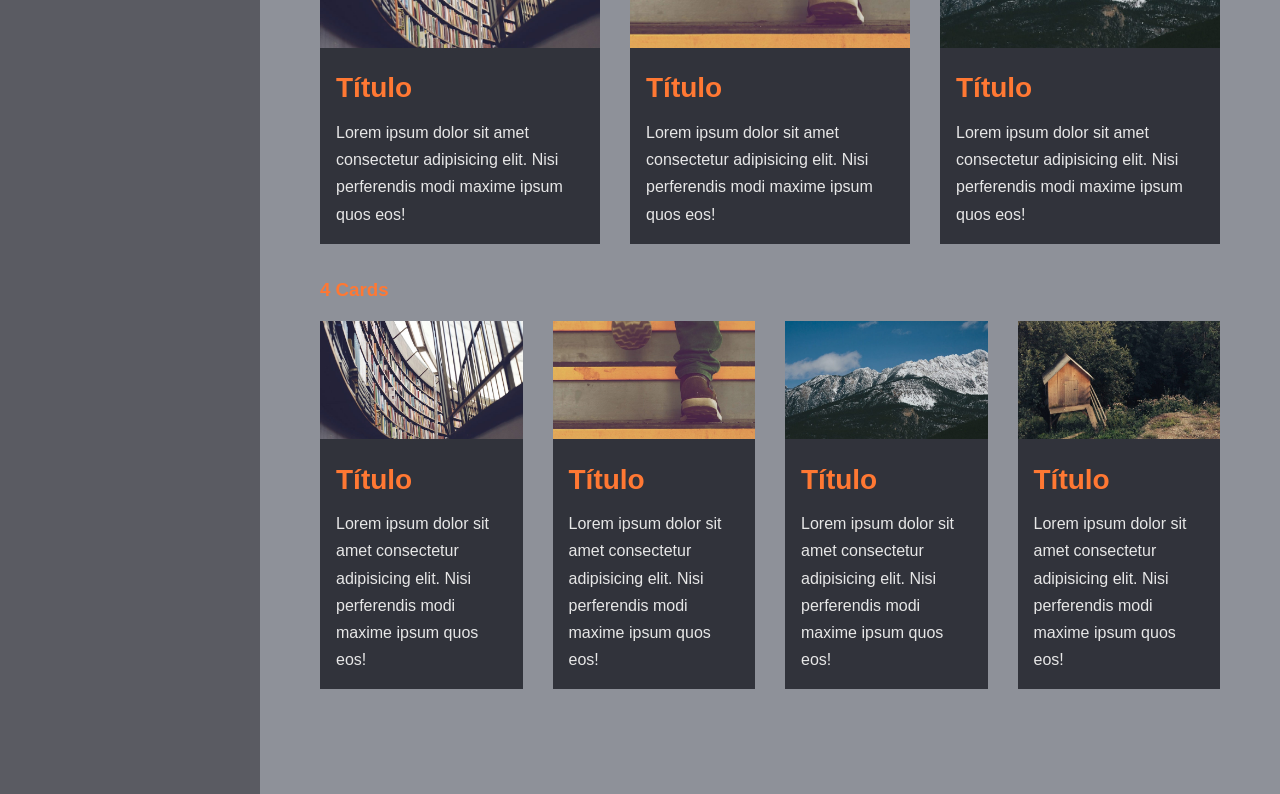
<file: ProjetoMyComponents/cards.html>
<!DOCTYPE html>
<html lang="pt-br">
<head>
    <meta charset="UTF-8">
    <title>Cards</title>
    <link rel="stylesheet" href="css/style.css">
</head>
<body>
    <header class="main-header">
        <nav class="main-nav">
            <a href=""><img src="img/perfil.png" alt="" class="img-perfil"></a>
            <ul>
                <li><a href="index.html">Início</a></li>
                <li><a href="botoes.html">Botões</a></li>
                <li><a href="cards.html">Cards</a></li>
                <li><a href="formulario.html">Formulário</a></li>
                <li><a href="listas.html">Listas</a></li>
                <li><a href="tabelas.html">Tabelas</a></li>
                <li><a href="tipografia.html">Tipografia</a></li>
            </ul>
        </nav>
    </header>
    <main class="main-content">
        <h1>Meus Componentes</h1>
        <article class="destaque">
            <h2>Cards</h2>
            <p>Cards são elementos usados para agrupar informações como imagens(opcional), título e descrição. Normalmente são links para outras páginas dentro da mesma aplicação ou site.</p>
        </article>
        <section>
            <div class="row">
                <article class="card">
                    <img src="img/fulls/01.jpg" alt="">
                    <div class="card-content">
                        <h3 class="card-titulo">Título</h3>
                        <p>Lorem ipsum dolor sit amet consectetur adipisicing elit. Nisi perferendis modi maxime ipsum quos eos!</p>
                    </div>
                </article>
            </div>
        </section>
        <section>
            <h3>2 Cards</h3>
            <div class="row">
                <article class="card">
                    <img src="img/fulls/02.jpg" alt="">
                    <div class="card-content">
                        <h3 class="card-titulo">Título</h3>
                        <p>Lorem ipsum dolor sit amet consectetur adipisicing elit. Nisi perferendis modi maxime ipsum quos eos!</p>
                    </div>
                </article>
                <article class="card">
                    <img src="img/fulls/03.jpg" alt="">
                    <div class="card-content">
                        <h3 class="card-titulo">Título</h3>
                        <p>Lorem ipsum dolor sit amet consectetur adipisicing elit. Nisi perferendis modi maxime ipsum quos eos!</p>
                    </div>
                </article>
            </div>
        </section>
        <section>
            <h3>3 Cards</h3>
            <div class="row">
                <article class="card">
                    <img src="img/fulls/03.jpg" alt="">
                    <div class="card-content">
                        <h3 class="card-titulo">Título</h3>
                        <p>Lorem ipsum dolor sit amet consectetur adipisicing elit. Nisi perferendis modi maxime ipsum quos eos!</p>
                    </div>
                </article>
                <article class="card">
                    <img src="img/fulls/04.jpg" alt="">
                    <div class="card-content">
                        <h3 class="card-titulo">Título</h3>
                        <p>Lorem ipsum dolor sit amet consectetur adipisicing elit. Nisi perferendis modi maxime ipsum quos eos!</p>
                    </div>
                </article>
                <article class="card">
                    <img src="img/fulls/05.jpg" alt="">
                    <div class="card-content">
                        <h3 class="card-titulo">Título</h3>
                        <p>Lorem ipsum dolor sit amet consectetur adipisicing elit. Nisi perferendis modi maxime ipsum quos eos!</p>
                    </div>
                </article>
            </div>
        </section>
        <section>
            <h3>4 Cards</h3>
            <div class="row">
                <article class="card">
                    <img src="img/fulls/03.jpg" alt="">
                    <div class="card-content">
                        <h3 class="card-titulo">Título</h3>
                        <p>Lorem ipsum dolor sit amet consectetur adipisicing elit. Nisi perferendis modi maxime ipsum quos eos!</p>
                    </div>
                </article>
                <article class="card">
                    <img src="img/fulls/04.jpg" alt="">
                    <div class="card-content">
                        <h3 class="card-titulo">Título</h3>
                        <p>Lorem ipsum dolor sit amet consectetur adipisicing elit. Nisi perferendis modi maxime ipsum quos eos!</p>
                    </div>
                </article>
                <article class="card">
                    <img src="img/fulls/05.jpg" alt="">
                    <div class="card-content">
                        <h3 class="card-titulo">Título</h3>
                        <p>Lorem ipsum dolor sit amet consectetur adipisicing elit. Nisi perferendis modi maxime ipsum quos eos!</p>
                    </div>
                </article>
                <article class="card">
                    <img src="img/fulls/06.jpg" alt="">
                    <div class="card-content">
                        <h3 class="card-titulo">Título</h3>
                        <p>Lorem ipsum dolor sit amet consectetur adipisicing elit. Nisi perferendis modi maxime ipsum quos eos!</p>
                    </div>
                </article>
            </div>
        </section>
    </main>
</body>
</html>
</file>
<file: ProjetoAprenser/css/style.css>
:root{
    --primary-color: #FED001;
}
html{
    /* font-size: 62.5%;
    font-family: 'Inter', sans-serif;
    font-weight: 400; */
    font: 400 62.5% 'Inter', sans-serif;
}
h1{
    font-size: 4.8rem;
}
h2{
    font-size: 4rem;
}
h3{
    font-size: 3.2rem;
}
p, a{
    font-size: 1.6rem;
}
nav a{
    color: inherit;
}
.upper{
    text-transform: uppercase;
}
.btn{
    background-color: var(--primary-color);
    border-radius: 4px;
    font-size: 1.8rem;
    text-decoration: none;
    padding: 1.6rem 4.6rem;
    display: inline-block;
    color: inherit;
}
.wrapperContainer{
    padding-top: 1px;
}
.wrapperContainer-dark{
    background-color: #2A2A2A;
    color: #FAFAFA;
}
.wrapperContainer-fixed{
    position: sticky;
    top: 0;
    left: 0;
}
.wrapperContainer-padded{
    padding-top: 12rem;
}
.wrapperContainer-light{
    background-color: #FAFAFA;
}
.wrapperContainer-dark2{
    background-color: #003464;
    color: #FAFAFA;
}
.container{
    max-width: 127.6rem;
    margin: auto;
}
.section_title{
    padding: 7rem 0;
    text-align: center;
    margin: 0;
}
.section_btn{
    margin: 7rem 0;
}
.header{
    display: flex;
    justify-content: space-between;
    align-items: center;
    color: var(--primary-color);
    padding: 2rem 0;
}
.header_nav a{
    padding: .75em 1.15em;
    border: solid 1px;
    text-decoration: none;
}
.header_nav a:hover{
    background-color: black;
}
.header_nav ul{
    display: flex;
    gap: .6rem;
    list-style-type: none;
}
.wrapperContainer-hero{
    background-image: linear-gradient(transparent, #FFFF56);
}
.heroBanner{
    display: flex;
    justify-content: space-between;
    align-items: center;
    gap: 20rem;
}
.hero_title{
    margin-bottom: 4rem;
}
.cursos{
    text-align: center;
}
.cursosContainer{
    display: flex;
    text-align: left;
    gap: 2rem;
}
.curso_card{
    flex: 1;
}
.curso_card img{
    display: block;
    width: 100%;
}
.curso_card h3{
    font-size: 2.4rem;
}
.curso_card p{
    font-size: 1.8rem;
    line-height: 1.5;
}
.cursos_card_content{
    padding: 1rem 1.25rem;
    border: 1px solid #CCC;
    border-radius: 0 0 8px 8px;
    border-top: transparent;
}
.escola{
    display: flex;
    gap: 7rem;
    padding-top: 6rem;
}
.escola h2{
    font-size: 3.2rem;
    margin-top: 2rem;
}
.escola p{
    font-size: 1.8rem;
    line-height: 1.5;
}
.contatos_address{
    text-align: right;
    font: 400 1.8rem "Inter", sans-serif;
    padding: 3rem 0;
}
.footer{
    font-size: 1.6rem;
    text-align: center;
    padding: 4.5rem;
}
.footer a{
    color: inherit;
}
</file>
<file: projetoEscolhaSeuPlano/style.css>
body{
    background-color: #0C1014;
    color: white;
    width: 90%;
    max-width: 960px;
    margin: 0 auto;
    font-family: 'Gill Sans', 'Gill Sans MT', Calibri, 'Trebuchet MS', sans-serif;
}
.titulo-principal{
    font-size: 62px;
    text-transform: uppercase;
    text-align: center;
    margin: 46px 0;
}
.header{
    display: flex;
    background-color: #05080A;
    padding: 16px;
    justify-content: space-between;
    align-items: center;
}
.header__logo{
    font-size: 36px;
    text-transform: uppercase;
    margin-left: 16px;
    letter-spacing: 2px;
}
.header__nav ul{
    display: flex;
    list-style-type: none;
    font-size: 18px;
    gap: 16px;
}
.header__nav a{
    color: white;
    text-decoration: none;
    padding: 14px;
    border-radius: 6px;
}
.header__nav a:hover{
    text-decoration: underline;
}
a.header__nav--ativo{
    background-color: #CBE300;
    color: #0C1014;
    pointer-events: none;
}
.precos{
    display: flex;
    gap: 16px;
}
.precos-planos{
    display: flex;
    flex-direction: column;
    flex: 1;
    background-color: #1F262C;
    padding: 30px;
    border-radius: 6px;
    box-shadow: 0 5px 15px -6px black;
}
.precos-planos__titulo{
    text-transform: uppercase;
    border-bottom: 2px solid #CBE300;
    margin-top: 0;
    padding-bottom: 10px;
    letter-spacing: 2px;
}
.precos-planos p{
    margin-top: 0;
}
.precos-planos__valor{
    font-size: 34px;
}
.precos-planos__beneficios{
    margin: 0 0 35px;
    color: #B5B5B5;
    padding-left: 16px;
    line-height: 1.8;
    flex-grow: 1;
}
.precos-planos__beneficios li::marker{
    color: #CBE300;
}
.precos-planos__botao{
    text-decoration: none;
    color: #0C1014;
    background-color: #CBE300;
    border-radius: 6px;
    text-transform: uppercase;
    font-size: 16px;
    font-weight: bold;
    padding: 16px 10px;
    text-align: center;
}
.precos-planos__botao:hover{
    outline: 2px solid #CBE300;
    background-color: transparent;
    color: #CBE300;
}
</file>
<file: projetoInfusion/css/styles.css>
/* GENÉRICO */

body{
    padding-top: 4rem;
}
/* CLASSES */

.navbar{
    padding: 0;
    background-color: white;
    box-shadow: 0 10px 12px rgba(0, 0, 0, .2);
}

.navbar-brand{
    background-color: #63c6ae;
    text-align: right;
    min-width: 9rem;
    color: white;
    padding-top: 1rem;
    padding-bottom: 1rem;
    text-transform: uppercase;
    font-size: 1.5rem;
    font-weight: bold;
}

.nav-link{
    display: block;
    padding-top: 2rem;
    padding-bottom: 2rem;
    border-bottom: 1px dotted rgba(255, 255, 255, .2);
    text-transform: uppercase;
    font-size: .9rem;
    transition: all .5s ease;
    color: #586165;
    font-weight: 600;
}

.nav-link:hover{
    color: #63caae;
}

.navbar-nav{
    background-color: #242a2c;
    text-align: center;
}

@media screen and (min-width: 992px){
    .navbar-nav{
        background-color: transparent;
        margin-left: 2rem;
    }

    .nav-link{
        padding-top: 0;
        padding-bottom: 0;
    }
}

.carousel-caption .h5{
    background-color: #63c6ae;
    color: white;
    font-size: 1.75rem;
    font-weight: 600;
    padding: 25px 20px;
    margin-top: 240px;
}

.carousel-caption .carousel-text{
    background-color: #242a2c;
    margin: 5px 30px 35px;
    color: white;
    padding: 15px;
    font-size: .9rem;
}

.carousel-caption .btn{
    border: 1px solid rgba(255, 255, 255, .3);
    border-radius: 5px;
    padding: 15px 25px;
    color: white;
    font-size: 1rem;
    font-weight: 600;
    background-color: rgba(0, 0, 0, .2);
}

.card{
    border: none;
}

.card-body{
    border-left: 1px solid rgba(0, 0, 0, .15);
}

.section-cards{
    background-color: white;
    border-bottom: 1px solid rgba(0, 0, 0, .15);
}

.section-content{
    background-color: #f8f9f9;
}

.articles-container{
    background-color: #63c6ae;
    padding: 1.5rem;
    color: white;
    text-transform: uppercase;    
}

.articles-container .h3{
    margin-bottom: 0;
}

.articles-thumbs{
    display: grid;
    grid-template-columns: repeat(auto-fill, minmax(250px, 1fr));
    grid-template-rows: auto;
    grid-gap: 0;
}

.articles-thumbs img{
    display: block;
    width: 100%;
}

@media screen and (min-width: 991px){
    .articles-thumbs{
        grid-template-columns: repeat(6, 1fr);
    }
}

.section-notebooks{
    background-color: #242a2c;
    padding: 125px 0 100px;
    width: 100%;
}

.section-notebooks .carousel-item{
    padding: 1rem;
}

@media screen and (min-width: 991px){
    .section-notebooks .carousel-item{
        padding: 5rem;
    }
}

.section-quote{
    background-color: #63c6ae;
    padding: 50px 0;
    border-bottom: 12px solid #48b9a1;
    color: white;
    text-align: center;
}

.footer{
    background-color: #242a2c;
    padding: 50px 0 250px;
    color: #454e51;
}

.footer-links{
    margin: 0;
    padding: 0;
    list-style-type: none;
}

.footer-links a{
    color: inherit;
    text-decoration: none;
}
</file>
<file: projetoListaContatos/estilo.css>
html, body{
    height: 100%;
}
body{
    background-color: aqua;
    margin: 0;
    padding: 0;
    font-family: 'Lucida Sans', 'Lucida Sans Regular', 'Lucida Grande', 'Lucida Sans Unicode', Geneva, Verdana, sans-serif;
    
    display: flex;
    justify-content: center;
    align-items: center;
    flex-direction: column;
    height: 100%;
}
.main-title{
    color: #385555;
}
.list-wrapper{
    background-color: white;
    width: 90%;
    max-width: 500px;
    max-height: 400px;
    overflow-y: auto;
    border-radius: 5px;
    box-shadow: 0 2px 6px rgba(0, 0, 0, .2);
}
.list{
    list-style-type: none;
    padding: 0;
    margin: 0;
}
.list-item{
    display: flex;
    border-bottom: 1px solid #EEE;
    padding: 16px;
}
.list-item:hover{
    background-color: #E8E8E8;
}
.list-item__img img{
    width: 80px;
    border-radius: 50%;
}
.list-item__content{
    padding: 0 20px;
    flex-grow: 1;
}
.list-item__name{
    font-size: 24px;
    color: #385555;
    margin: 0;
}
.list-item__email{
    margin: 5px 0 0;
    color: #AAA;
}
.list-item__actions{
    display: flex;
    gap: 16px;
    align-items: center;
    opacity: 0;
}
.list-item:hover .list-item__actions{
    opacity: .3;
}
</file>
<file: ProjetoMyComponents/css/style.css>
/* Criação das variáveis */
:root{
    --cor-primaria: #FF7833;
    --cor-secundaria: #31333B;
    --cor-secundaria-escura: #23252D;
    --cor-terciaria: #444856;
    
    --gap-padrao: 3rem;
}
/* Formatação das tags */
html{
    font-size: 62.5%;
}
body{
    color: #E7E7E7;
    display: flex;
    font-family: 'Lucida Sans', 'Lucida Sans Regular', 'Lucida Grande', 'Lucida Sans Unicode', Geneva, Verdana, sans-serif;
    line-height: 1.7;
    margin: 0;
    min-height: 100vh;
    background-image: url(../img/bg-unsplash.png);
    background-repeat: no-repeat;
    background-size: cover;
    background-attachment: fixed;
}
h1{
    color: #A9A7A7;
    font-size: 4rem;
    margin: 2rem 0 3rem;
}
h2, h3, h4, h5, h6{
    color: var(--cor-primaria);
    margin: 0;
}
h2{
    margin-top: 1rem;
}
article{
    padding: 1em 0;
}
section{
    margin-bottom: 3rem;
}
a{
    color: inherit;
}
input, label, textarea{
    box-sizing: border-box;
    display: inline-block;
    width: 100%;
}
input[type="radio"], input[type="checkbox"]{
    width: auto;
}
input, textarea, select{
    background-color: #CCC;
    border: none;
    border-radius: 5px;
    margin-bottom: 1.6rem;
    padding: 1.2rem;
}
/* Formatação das classes */
.main-header{
    /* background-color: var(--cor-secundaria); */
    background-color: rgba(49, 51, 59, .8);
    flex: 0 0 26rem;
}
.main-content{
    /* background-color: var(--cor-terciaria); */
    background-color: rgba(68, 72, 86, .6);
    flex: 1 0;
    padding: 6.5rem 6rem 7.5rem;
}
.main-header, .main-content{
    font-size: 1.6rem;
}
.main-nav{
    text-align: right;
    padding: 6.5rem 2.4rem 2.4rem;
    position: sticky;
    top: 0;
    left: 0;
}
.main-nav ul{
    list-style-type: none;
    padding: 0;
}
.main-nav ul a{
    background-color: transparent;
    display: block;
    padding: 1.2rem 0;
    text-decoration: none;
    transition: padding-right .2s, background-color .4s;
}
.main-nav ul a:hover, .main-nav ul a:focus{
    background-color: var(--cor-terciaria);
    padding-right: 1rem;
}
.main-nav li{
    border-bottom: 1px solid #7B7B7B;
    padding: .4rem 0;
}
.img-perfil{
    max-width: 10rem;
}
.btn{
    background-color: var(--cor-secundaria);
    border: 2px solid var(--cor-secundaria-escura);
    color: white;
    cursor: pointer;
    font-size: 1.2rem;
    padding: .8em 1.2em;
    border-radius: 5px;
}
.btn:hover, .btn:focus{
    background-color: var(--cor-secundaria-escura);
}
.btn:not(.btn-full) + .btn{
    margin-left: 2rem;
}
.btn-grande{
    font-size: 1.6rem;
}
.btn-outline{
    background-color: transparent;
}
.btn-full{
    box-sizing: border-box;
    display: inline-block;
    width: 100%;
}
.btn-full + .btn-full{
    margin-top: 2rem;
}
.destaque{
    border-left: 1px solid var(--cor-primaria);
    font-size: 1.1em;
    margin-bottom: 2.2em;
    padding: 0 0 0 2em;
}
.card{
    background-color: var(--cor-secundaria);
    max-width: 740px;
    padding: 0;
}
.card-content{
    padding: .5em 1em 1em;
}
.card-content p, .card-titulo{
    margin: 0;
}
.card-titulo{
    font-size: 1.75em;
    margin-bottom: .25em;
}
.card img{
    max-width: 100%;
}
.row{
    display: flex;
    gap: var(--gap-padrao);
    justify-content: space-between;
    padding-top: 1.5rem;
}
.row > *{
    flex: 1 0 0;
}
.row .row{
    padding-top: 0;
}
.form-quiz{
    width: calc(50% - (var(--gap-padrao) / 2));
}
.alternada{
    list-style-type: none;
    padding-left: 0;
}
.alternada li{
    padding: 0;
}
.alternada li:not(:last-child){
    border-bottom: 2px solid;
} 
.lista-emoji{
    list-style-type: "\1F643";
}
.tabela{
    border-collapse: collapse;
    width: 100%;
}
.tabela td:last-child, .tabela th:last-child{
    text-align: right;
}
.tabela td, .tabela th{
    padding: 1.6rem;
}
.tabela:not(.tabela-zebrada) td, .tabela:not(.tabela-zebrada) th{
    border-bottom: 2px solid var(--cor-secundaria-escura);
}
.tabela th{
    text-transform: uppercase;
    text-align: left;
}
.tabela-zebrada tbody tr:nth-child(odd){
    background-color: var(--cor-secundaria);
}
.tabela-linha-vertical td:not(:last-child), .tabela-linha-vertical th:not(:last-child){
    border-right: 1px solid var(--cor-secundaria-escura);
}
.sublinhado{
    text-decoration: red wavy underline;
}
.link-icone{
    display: inline-block;
    margin-right: 3rem;
    transition: color .3s;
    text-decoration: none;
    font-style: normal;
}
.link-icone:hover{
    color: var(--cor-primaria);
}
.link-icone svg{
    display: inline-block;
    fill: currentColor;
    margin-right: 1rem;
    height: 3rem;
    width: 3rem;
    vertical-align: middle;
}
</file>
<file: ProjetoMyComponents/css/icomoon.css>
.icon {
  display: inline-block;
  width: 1em;
  height: 1em;
  stroke-width: 0;
  stroke: currentColor;
  fill: currentColor;
}

/* ==========================================
Single-colored icons can be modified like so:
.icon-name {
  font-size: 32px;
  color: red;
}
========================================== */
</file>
<file: projetoPaginaCards/styles/estilo.css>
html,
body {
    min-height: 100%;
}
body {
    margin: 0;
    font-family: Arial, Helvetica, sans-serif;

    background-color: #CCC;
    background-image: url(../img/bg-2.jpg);
    background-size: 100%;
    background-repeat: no-repeat;
}
.hero{
    padding: 1px;
}
.hero-content{
    margin: 100px auto 0;
    width: 80%;
    color: white;
    text-align: center;
}
.hero-content h1{
    text-transform: uppercase;
    font-size: 56px;
    text-shadow: 2px 2px 2px black;
    margin-bottom: 0;
}
.hero-content p{
    background-color: rgba(0, 0, 0, .7);
    font-size: 18px;
    padding: 16px;
    display: inline-block;
    border-bottom: 2px solid;
}
.content-section{
    display: flex;
    flex-wrap: wrap;
    gap: 16px;
    width: 860px;
    margin: auto;
    padding: 16px;
    background-color: white;
}
.card{
    flex-basis: 250px;
    flex-grow: 1;
}
.card img{
    width: 100%;
    display: block;
}
.card p{
    background-color: #393535;
    color: white;
    margin: 0;
    padding: 8px;
}
</file>
<file: projetoPainelDashboard/css/dashboard.css>
body{
    padding-top: 48px;
}

.sidebar{
    position: fixed;
    top: 0;
    bottom: 0;
    left: 0;
    z-index: 1;
    padding: 48px 0 0;
    box-shadow: inset -1px 0 0 rgba(0, 0, 0, .1);
}

.sidebar .nav-link{
    font-weight: 500;
    color: #333333;
}

.sidebar .nav-link.active{
    color: #007bff;
}

.sidebar-heading{
    font-size: .75rem;
    text-transform: uppercase;
}
</file>
<file: projetoSimplesCSS/css/estilo_geral.css>
/* FORMATAÇÃO GENÉRIA */

body{
    padding: 0;
    margin: 0;
    font: 100% arial, sans-serife;
    background-color: #cccccc;
}

section{
    margin: 1rem 0;
    background-color: white;
    padding: .75rem;
}

section h2{
    border-bottom: 2px solid #cccccc;
    padding: .75rem;
    margin: 0;
    background-color: #eeeeee;
    font-size: 1.5rem;
    font-weight: bold;
    margin-bottom: .5rem;
}

.jumbotron{
    min-height: 80vh;
    background-image: url(../imgs/bg-3.jpg);
    background-size: cover;
    background-position: right center;
    padding: 10rem 2rem;
    color: white;
    text-align: center;
}

.jumbotron h1{
    font-size: 3.5rem;
    text-shadow: 2px 2px 1px rgba(0, 0, 0, .8);
    text-transform: uppercase;
    font-weight: bold;
    margin-bottom: 2rem;
}

.jumbotron p{
    padding: 1rem;
    border-bottom: 2px solid white;
    background-color: rgba(0, 0, 0, .6);
    font-size: 1rem;
    display: inline-block;
}

.nav{
    position: absolute;
    top: 2rem;
    right: 2rem;
    z-index: 1;
}

.nav > li{
    border: 1px solid white;
    margin-left: 1rem;
    background-color: rgba(0, 0, 0, .1);
}

.nav > li:hover{
    background-color: rgba(0, 0, 0, .3);
}

.nav > li a{
    padding: 1rem;
    color: white;
    text-transform: uppercase;
    font-size: .75rem;
    text-decoration: none;
}

.cards-container{
    padding: .75rem 1.25rem;
}

.cards-container .card{
    border-radius: 0;
    border: none;
}

.cards-container .card-body{
    background-color: rgb(70, 70, 70);
    padding: 1rem .75rem;
    margin: 0;
    font-weight: normal;
    text-transform: uppercase;
    letter-spacing: 2px;
    font: .8rem;
    color: white;
}

.cards-container [class ^= col]{
    padding-left: .5rem;
    padding-right: .5rem;
}

.rodape{
    height: 5rem;
    color: white;
    font-size: .8rem;
    text-align: center;
    text-shadow: 2px 2px 2px black;
    background-color: #6b6c68;
}

.rodape p{
    margin: 0;
}
</file>
<file: projetoStrata/css/estilo.css>
/*Formatação 'genérica'*/
body{
	font-family: 'Source Sans Pro', sans-serif;
	color: #666;
	line-height: 1.7;
}

a{
	transition: color .2s linear, border .2s linear;
	text-decoration: none;
	border-bottom: 1px dotted;
	color: #49bf9d;
}

a:hover{
	border-bottom-color: transparent;
}

p{
	margin: 2em;
}

h1, h2, h3, h4, h5, h6{
	color: #787878;
	font-weight: normal;
	margin: 1em 0;
}

h1{
	font-size: 36px;
}

h2{
	font-size: 30px;
}

h3{
	font-size: 26px;
}

h4{
	font-size: 22px;
}

h5{
	font-size: 18px;
}

h6{
	font-size: 15px;
}

sub, sup{
	font-size: 12px;
}

blockquote{
	border-left: 5px solid #efefef;
	margin: 2em 0;
	padding: .5em 0 .5em 1.5em;
}

code{
	background-color: #f7f7f7;
	border-radius: .35em;
	border: 2px solid color: #efefef;
	font-size: .9em;
	padding: 0.25em 0.65em;
	font-family: "courier new", monospace;
	color: #929292;
}

pre code{
	display: block;
}

ul, ol{
	margin: 0;
	padding: 0;
	list-style-position: inside;
}

input, label, textarea, select{
	display: inline-block;
	width: 100%;
	box-sizing: border-box;
}

input, textarea, select{
	background-color: #eee;
	padding: 15px;
	border: 3px solid transparent;
	border-radius: 5px;
	margin-bottom: 15px;
}

input[type="radio"], input[type="checkbox"]{
	width: auto;
}

input:focus, textarea:focus{
	border: 3px solid #49bf9d;
	outline: none;
}

textarea{
	height: 10em;
}

img{
	max-width: 100%;
}

/*Formatação 'específica'*/
.main-header{
	position: fixed;
	top: 0;
	left: 0;
	height: 100%;
	width: 35%;
	padding: 124px 54px 72px 54px;
	box-sizing: border-box;
	background-image: url(../images/overlay.png), url(../images/bg.jpg);
	background-position: left top;
	background-size: auto, cover;
	text-align: right;
}

.main-header-title{
	font-size: 22px;
	font-weight: normal;
	line-height: 1.5;
	color: rgba(255, 255, 255, .5);
}

.main-header-title strong{
	color: white;
	font-weight: normal; 
}

.main-header-link{
	color: inherit;
}

.main-header-link:hover{
	color: #49bf9d;
}

.main-content{
	width: 65%;
	margin-left: 35%;
	padding: 124px 54px 72px 54px;
	box-sizing: border-box;
}

.main-footer{
    position: fixed;
    bottom: 0;
    width: 35%;
    left: 0;
    padding: 0 54px 72px 0;
    box-sizing: border-box;
    text-align: right;
}

.main-footer a{
    color: rgba(255, 255, 255, 0.4);    
    text-decoration: none;
}

.main-footer a:hover{
    color: #49bf9d;   
}

.main-footer .ul-icons a{
    font-size: .75em;   
    border-bottom: none;
}

.copyright{
    list-style: none;
}

.copyright li{
    display: inline-block;
    border-left: solid 1px rgba(255, 255, 255, 0.25);
    padding: 0 0.75em;
    line-height: 1;
    font-size: .8em;
}

.copyright li:first-child {
    border-left: 0;
}

.copyright li:last-child {
    padding-right: 0;
}

.ul-alternate{
	list-style-type: none;
}

.ul-alternate li{
	border-bottom: 2px solid #d8d8d8;
}

.ul-alternate li:last-child{
	border: 0;
}

.ul-icons{
	list-style-type: none;
	padding-left: 0;
}

.ul-icons li{
	display: inline-block;
	font-size: 1.3em;
	color: #49bf9d;
}

.row{
	overflow: auto;
}

.col-2{
	width: 48.5%;
	float: left;
}

.col-2:first-child{
	margin-right: 1.5%;
}

.col-2:last-child{
	margin-left: 1.5%;
}

.col-2-3{
	width: 66%;
	float: left;
}

.col-1-3{
	width: 32%;
	float: left;
}

.col-1-3:nth-child(3n - 2){ /* ELEMENTOS 1, 4, 7,... */
	margin-right: 2%;
}

.col-1-3:nth-child(3n){ /* ELEMENTOS 3, 6, 9,... */
	margin-left: 2%;
}

.col-2-3 + .col-1-3, .col-1-3 + .col-2-3{
	margin-left: 2%;
}

.button-default{
	background-color: #49bf9d;
	border: 2px solid #49bf9d;
	color: white;
	padding: .75em 1.5em;
	border-radius: 5px;
	font-size: .8em;
	text-align: center;
	display: inline-block;
	width: auto;
	transition: all .5s;
	cursor: pointer;
}

.button-default:hover{
	background-color: #5ddeb9;
	border-color: transparent;
}

.button-default-stroke{
	background-color: white;
	border-color: #efefef;
	color: inherit;
}

.button-default-stroke:hover{
	background-color: white;
	color: #49bf9d;
	border-color: #49bf9d;
}

.button-default-small{
	font-size: .6em;
}

.button-default-big{
	font-size: 1em;
}

.button-default-full{
	display: block;
}

.table{
	width: 100%;
	margin: 0 0 2em 0;
	border-collapse: collapse;
	text-align: left;
}

.table td{
	padding: .75em;
}

.table th{
	background: #ccc;
	padding: .75em;
}

.table tbody tr td{
	border-bottom: 1px solid #ccc;
}

.table tbody tr:first-child td{
	border-top: 2px solid #666;
}

.table tbody tr:last-child td{
	border-bottom: 2px solid #666;
}

.table tbody tr:nth-child(odd) td{
	background-color: #eee;
}

.table-alternate tbody td, .table-alternate tbody tr:first-child td, .table-alternate tbody tr:last-child td{
	border: 1px solid #ddd;
}

.image-link{
	border: 0;
}

.recent-works-card img{
	border-radius: 10px;
	overflow: hidden;
}

.main-header-link img{
	border-radius: 50%;
	overflow: hidden;
}

.gallery-img img{
	width: 100%;
}

.gallery-thumb img, .gallery-img img{
	margin-bottom: 2%;
	border-radius: 5px;
}
</file>
<file: projetoStrata2/css/estilos.css>
body{
    background-color: #ffffff;
    padding-top: 3.75rem;
    font-family: "Open Sans", Helvetica, sans-serif;
    color: #787878;
}

#sideNav, .footer{
    background-color: #3a3431;
}

#sideNav .nav-link{
    letter-spacing: .5rem;
    text-transform: uppercase;
    font-size: 1.2rem;
    color: white;
}

#sideNav .navbar-toggler:focus{
    outline-color: #d48a6e;
}

.card{
    border: none;
    margin-bottom: 1rem;
}

.card a{
    display: block;
    margin-bottom: 1rem;
    position: relative;
}

.card a::before{
    background-image: url(images/overlay.png);
    border-radius: 0.35rem;
    content: '';
    display: block;
    height: 100%;
    width: 100%;
    left: 0;
    top: 0;
    position: absolute;
    opacity: 0;
    transition: opacity .2s linear;
}

.card a::after{
    border-radius: .35rem;
    border: 3px solid rgba(255, 255, 255, .5);
    color: white;
    content: 'View';
    display: inline-block;
    font-size: .8rem;
    left: 50%;
    top: 50%;
    position: absolute;
    margin: -1.25em 0 0 -3em;
    opacity: 0;
    padding: 0 1.5em;
    text-align: center;
    line-height: 2.25em;
    letter-spacing: 2px;
}

.card a:hover::before, .card a:hover::after{
    opacity: 1;
}

.footer{
    padding: .5rem 1rem;
    font-size: .85rem;
}

.footer ul{
    margin: 0;
    padding: 0;
    list-style: none;
}

.footer a{
    color: inherit;
}

.footer .icon-link{
    font-size: 1.5rem;
}

/* DESKTOP */

@media screen and (min-width: 992px){
    body{
        padding-top: 0;
        padding-left: 33.33%;
    }

    #sideNav{
        top: 0;
        left: 0;
        display: flex;
        flex-direction: column;
        width: 33.33%;
        height: 100vh;
        background-image: url(images/overlay.png), url(../images/bg.jpg);
        background-attachment: scroll;
        background-position: top left;
        background-repeat: repeat, no-repeat;
        background-size: auto, cover;
        color: rgba(255, 255, 255, .5);
        text-align: center;
    }

    .img-profile{
        max-width: 100%;
        max-height: auto;
        margin: 2rem auto;
    }

    #sideNav .navbar-collapse{
        display: flex;
        align-items: flex-start;
        width: 100%;
        margin-bottom: auto;
    }

    #sideNav .navbar-nav{
        display: flex;
        flex-direction: column;
        width: 100%;
    }

    .footer{
        position: fixed;
        bottom: 3rem;
        left: 0;
        width: 30%;
        background-color: transparent;
        z-index: 1031;
    }
}
</file>
<file: projetoFormularioContato/formLogin/formLogin.css>
:root{
    --login-cor-primaria: #3A68B7
}
body{
    align-items: center;
    background-color: var(--login-cor-primaria);
    display: flex;
    font-family: Roboto, sans-serif;
    justify-content: center;
    margin: 0;
    min-height: 100vh;
}
.form{
    width: 80%;
    max-width: 32rem;
    background-image: linear-gradient(to right, rgba(0, 0, 0, .3) .5rem, white .5rem);
}
.formFieldset{
    border: none;
    display: flex;
    flex-direction: column;
    gap: .25em;
    padding: 2rem;
}
.formTitulo{
    color: var(--login-cor-primaria);
    font-size: 2rem;
    font-weight: 300;
    padding-top: 2rem;
}
.formLabel{
    font-size: .8rem;
    text-transform: uppercase;
    font-weight: 300;
}
.formInput{
    border-radius: 0;
    border: none;
    border-bottom: 1px solid var(--login-cor-primaria);
    font-size: 1.2rem;
    margin-bottom: .8rem;
    outline: none;
    padding: .5em 0;
    transition: padding-left .08s;
}
.formInput:focus{
    outline: 2px solid var(--login-cor-primaria);
    padding-left: .3rem;
}
.formActions{
    display: flex;
    align-items: center;
    flex-wrap: wrap;
}
.btn{
    font-size: 1rem;
    font-weight: 600;
    text-transform: uppercase;
    letter-spacing: 1px;
    border-radius: 3px;
    border: none;
    outline: none;
    padding: .8rem 1.2rem;
    text-decoration: none;
}
.btn-principal{
    background-color: var(--login-cor-primaria);
    color: white;
}
.btn-secundario{
    color: var(--login-cor-primaria);
}
.formActionsEsquerda{
    font-size: .85rem;
    text-align: right;
    flex-grow: 1;
    text-decoration: none;
    color: var(--login-cor-primaria);
}
.formActionsEsquerda a{
    text-decoration: none;
    color: inherit;
}
</file>
<file: projetoFormularioContato/formContato.css>
html{
    background-color: #181818;
    font-family: "Helvetica Neue", Arial, Helvetica, sans-serif;
    color: white;
}
body{
    display: flex;
    min-height: 100vh;
    align-items: center;
    justify-content: center;
    margin: 0;
}
form{
    width: 90%;
    min-width: 28.125em;
    max-width: 35em;
    padding: 1em;
    background-color: #0E1010;
}
fieldset{
    border: none;
    margin: 0;
    padding: 0;
}
label, input, textarea{
    display: block;
    width: 100%;
    box-sizing: border-box;
}
input, textarea{
    background-color: rgba(0, 0, 0, .3);
    color: white;
    border: 2px solid transparent;
    border-bottom-color: #bbb;
    margin: .5em 0 2.5em;
    padding: .75em;
    outline: 0;
}
input:invalid:focus, textarea:invalid:focus{
    border-bottom: 2px solid #FF000D;
}
input:valid:focus, textarea:valid:focus{
    border-bottom: 2px solid #0EC72A;
}
input:focus, textarea:focus{
    background-color: #2A2727;
    border-bottom: 2px solid #8E999A;
}
legend{
    text-align: center;
    font-weight: bold;
    font-size: 1.3em;
    color: #8E999A;
    padding: .5em;
}
.btn{
    background-color: #2A2727;
    color: white;
    cursor: pointer;
    font-size: 1.2em;
    border: none;
    padding: .7em;
}
</file>
<file: projetoListaContatos/estilo2.css>
html, body{
    height: 100%;
}
body{
    background-color: aqua;
    margin: 0;
    padding: 32px;
    font-family: 'Lucida Sans', 'Lucida Sans Regular', 'Lucida Grande', 'Lucida Sans Unicode', Geneva, Verdana, sans-serif;
    
    display: flex;
    justify-content: center;
    align-items: center;
    flex-direction: column;
    height: 100%;
}
.main-title{
    color: #385555;
}
.list{
    width: 90%;
    max-width: 960px;
    display: flex;
    flex-wrap: wrap;
    justify-content: center;
    gap: 16px;
    list-style-type: none;
}
.list-item{
    flex-basis: 280px;
    background-color: white;
    background-image: url(img/thumb02.jpg);
    background-size: 100%;
    background-repeat: no-repeat;
    border-radius: 5px;
    text-align: center;
    box-shadow: 0 2px 8px rgba(0, 0, 0, .2);
}
.list-item__img img{
    border-radius: 50%;
    width: 80px;
    margin-top: 120px;
}
.list-item__name{
    margin: 0;
    font-size: 24px;
    color: #385555;
}
.list-item__actions{
    display: flex;
    background-color: #E5E5E5;
    padding: 16px;
    justify-content: space-evenly;
    gap: 16px;
}
</file>
